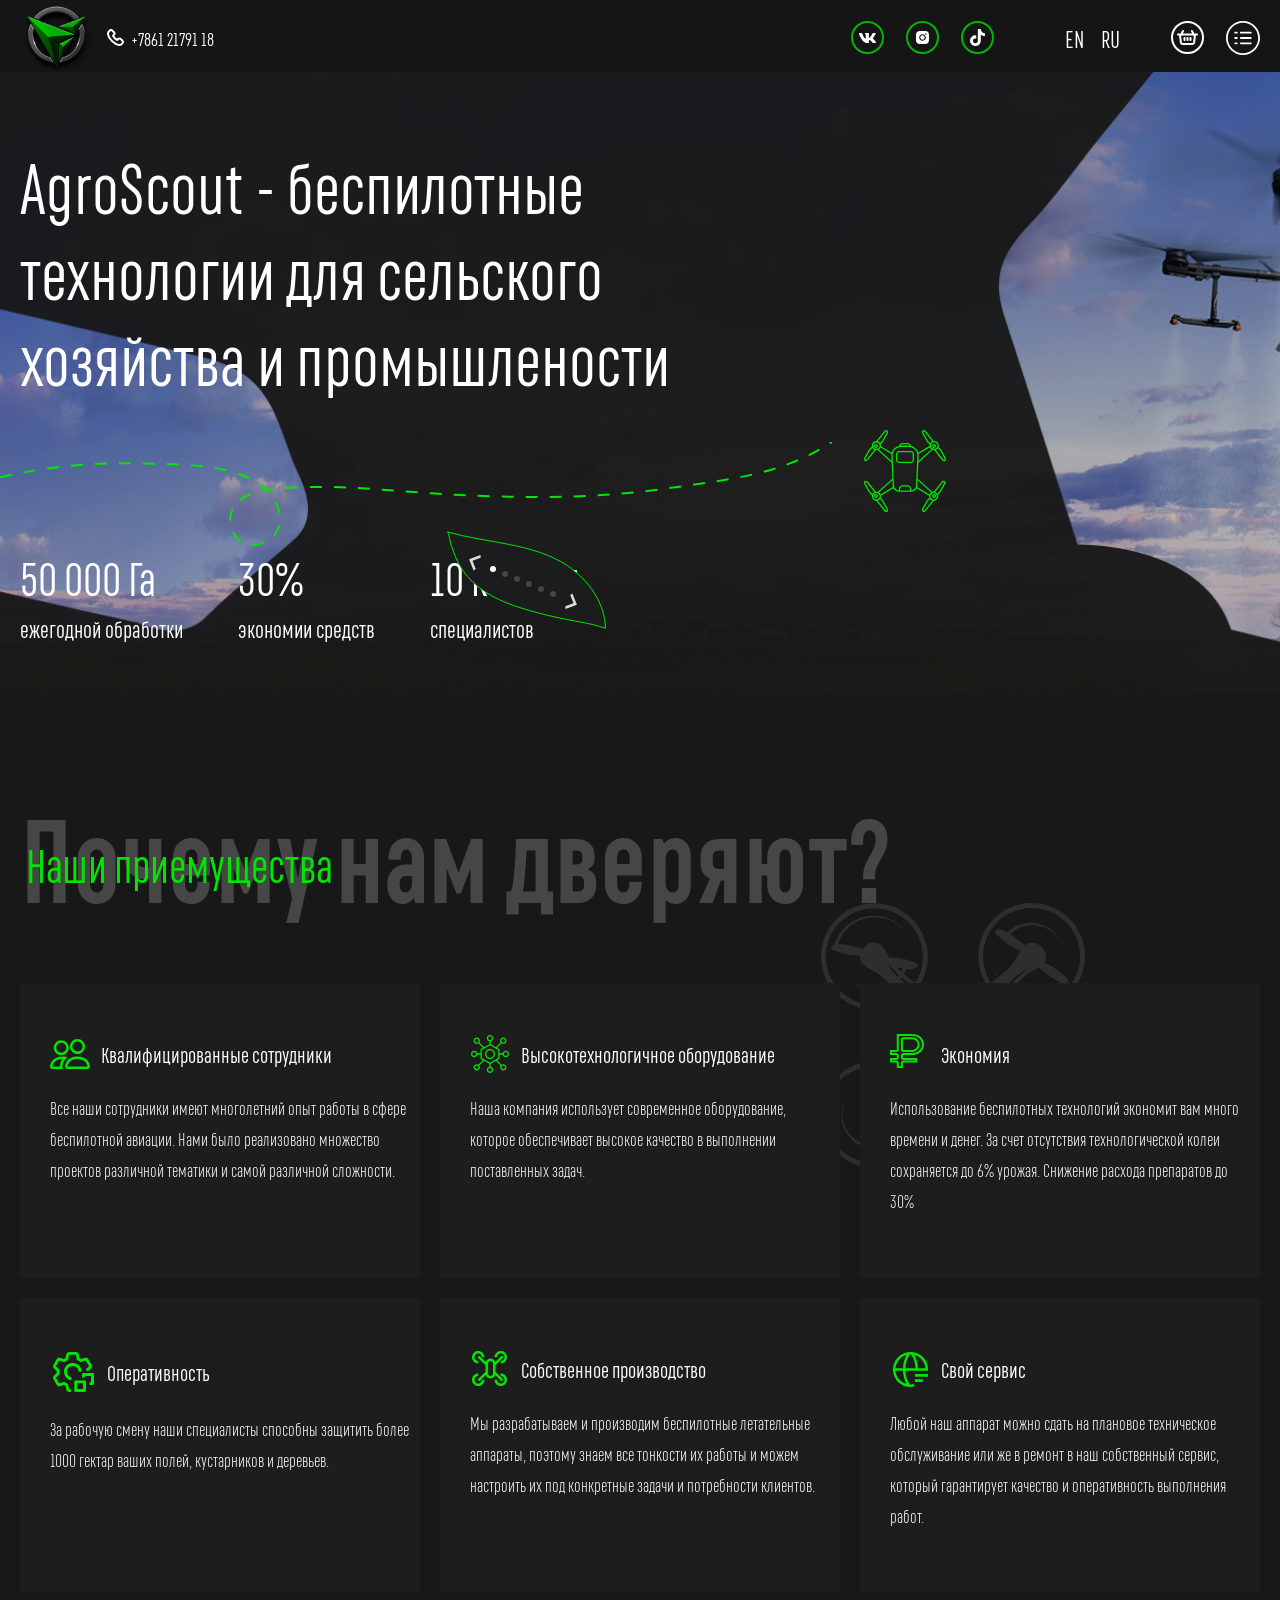
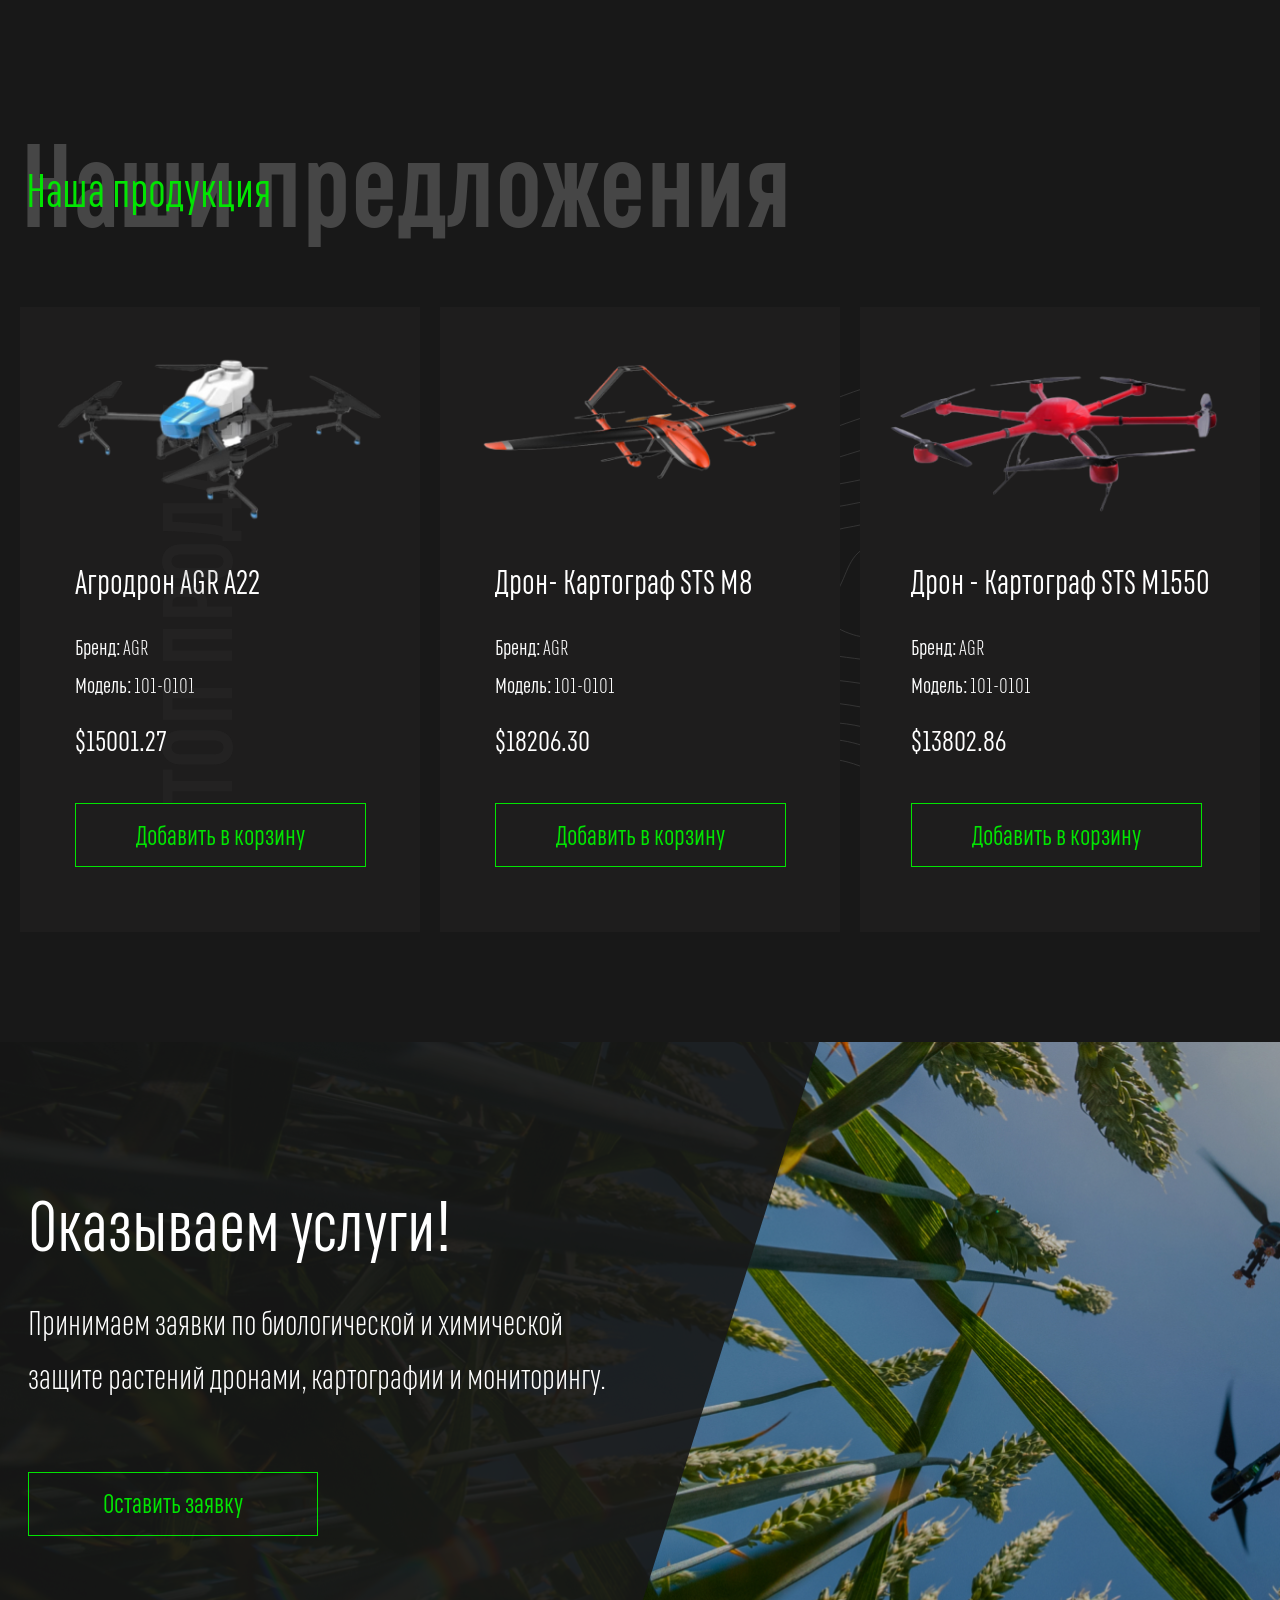
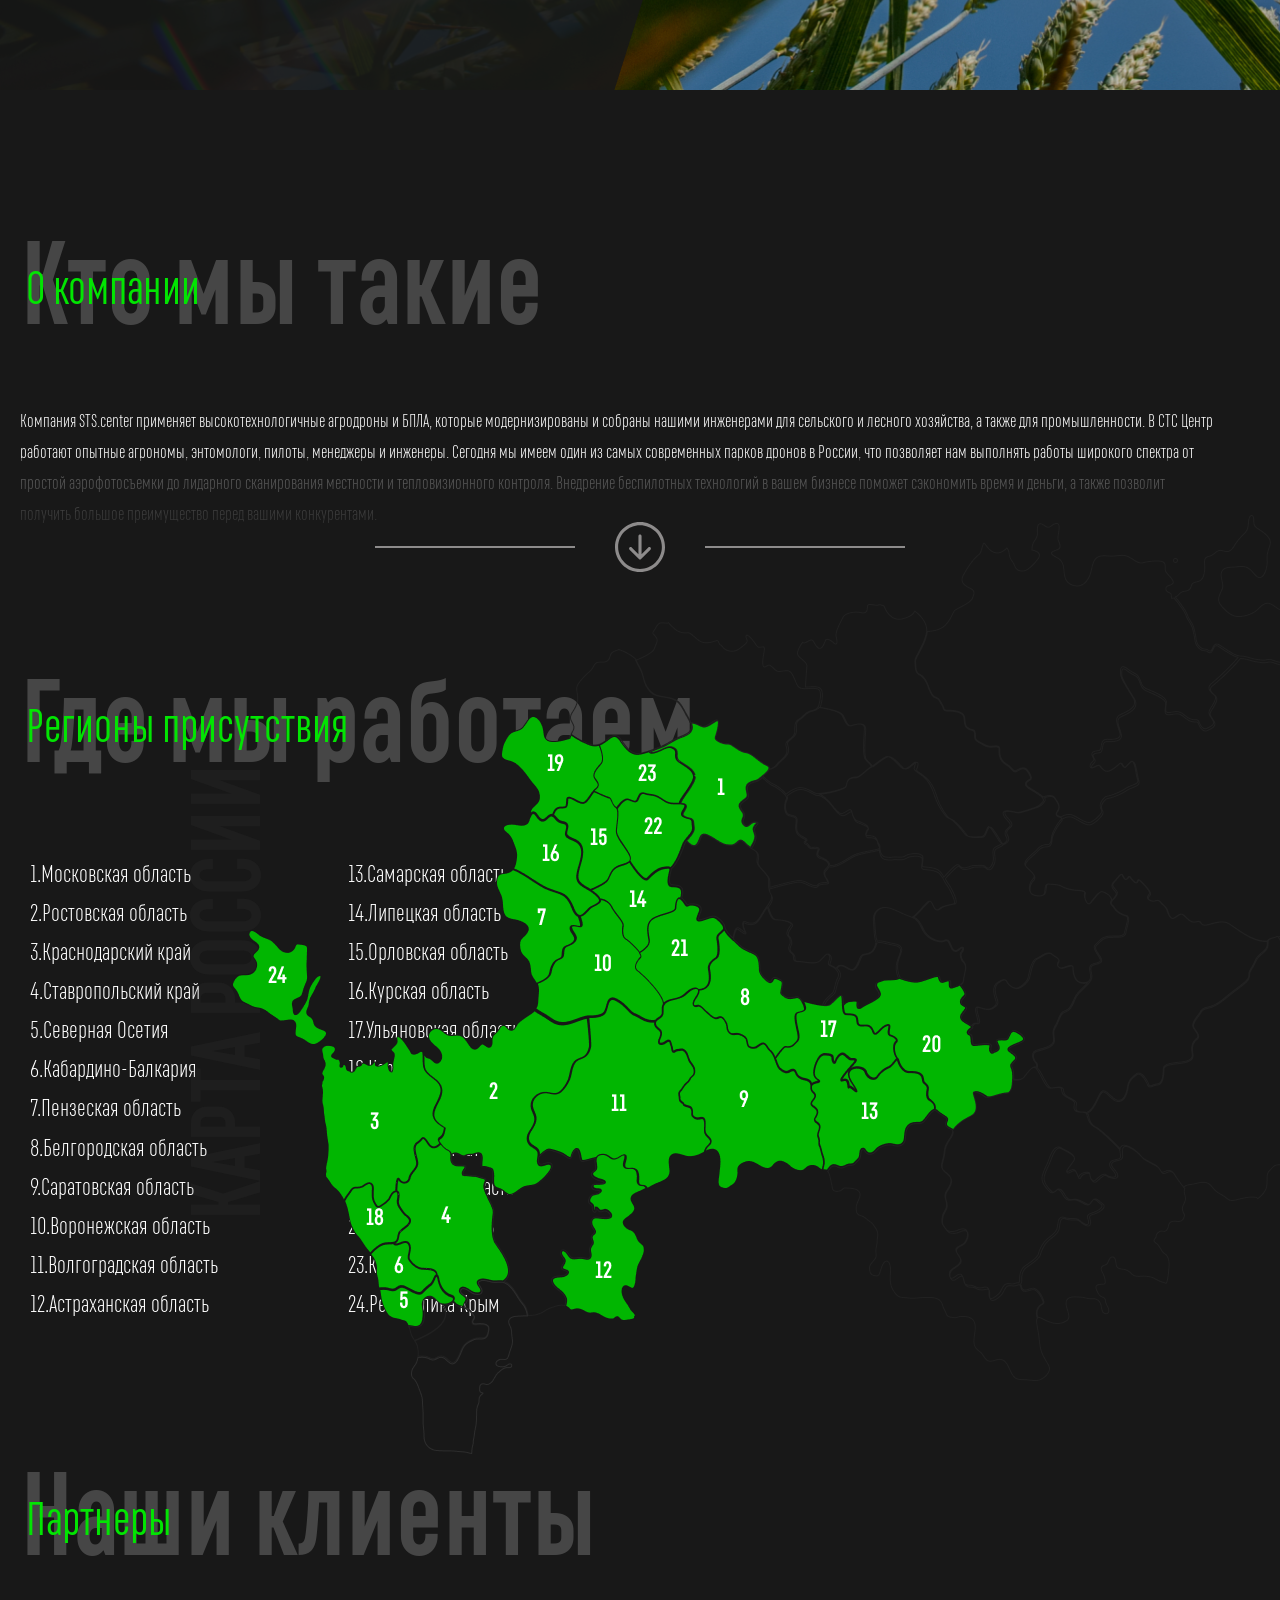
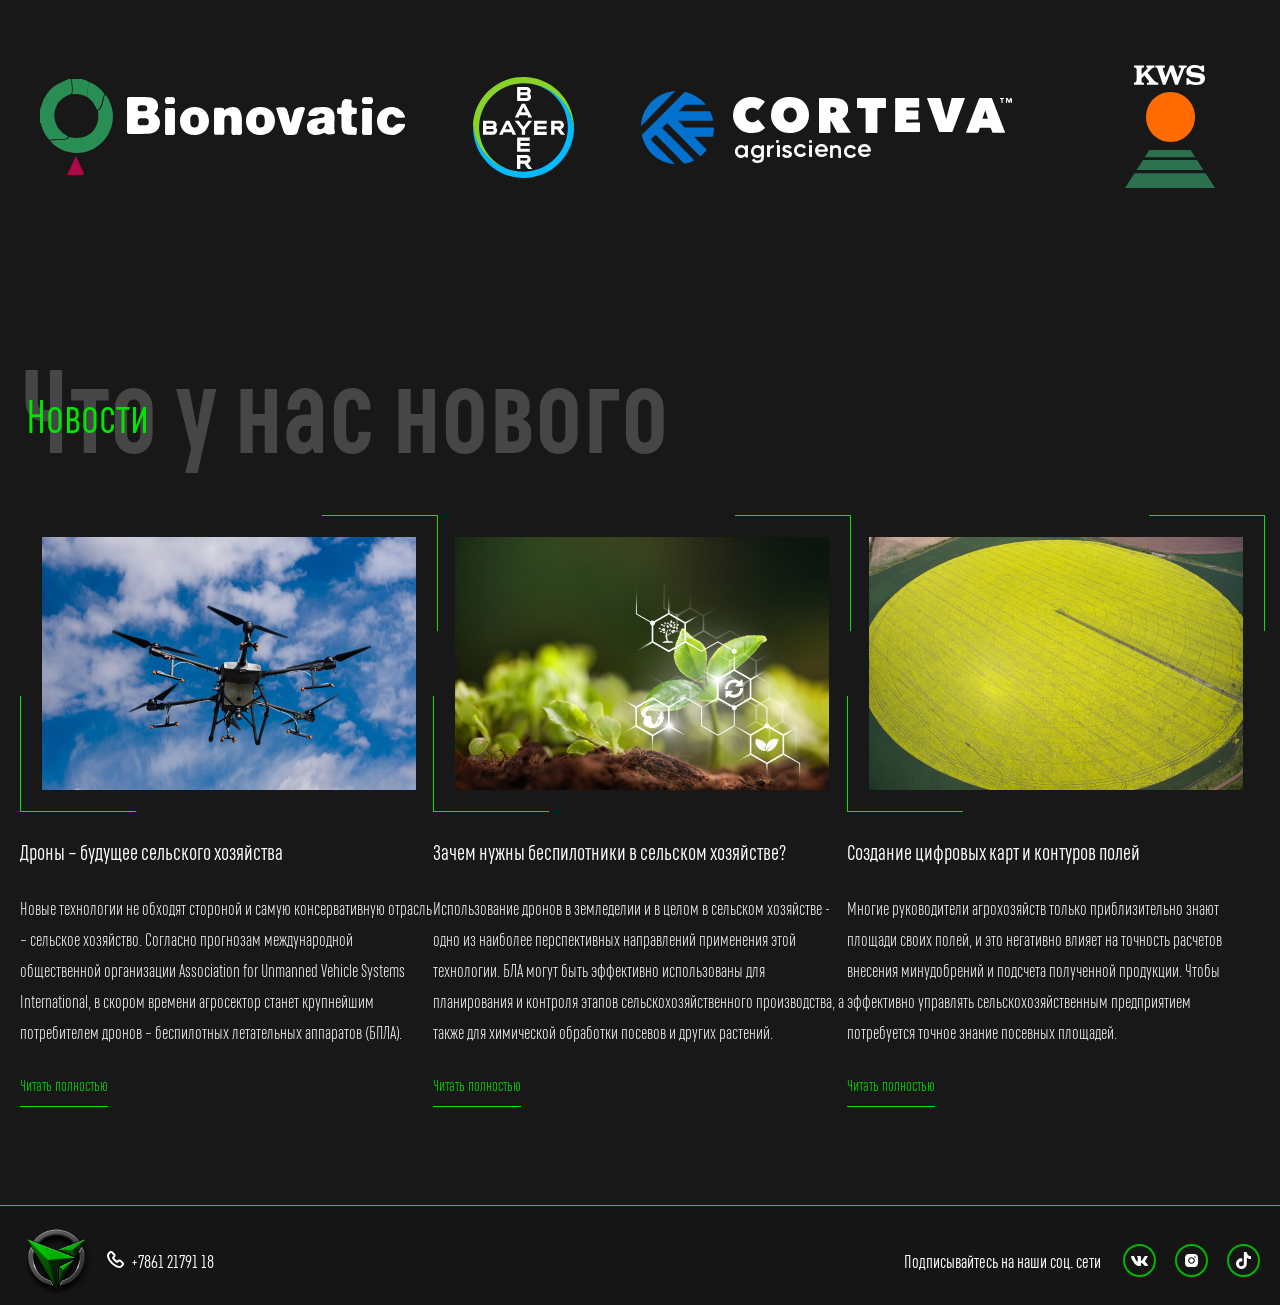
<file: index.html>
<!DOCTYPE html>
<html lang="en">
<head>
    <meta charset="UTF-8">
    <meta name="viewport" content="width=device-width, initial-scale=1.0">
    <title>Главная</title>
    <link rel="stylesheet" href="style/main.css">
    <meta name="description" content="AgroScout - беспилотные технологии для сельского хозяйства и промышлености">
    <meta name="keywords" content="Дроны, Магазин, Покупка, Беспилотники, Сельское, Хозяйство">
    <link rel="shortcut icon" href="img/logo.ico" type="image/x-icon">
    <link rel="icon" href="img/logo.ico" type="Image/x-icon">
</head>
<body>
    <header>
        <div class="container">
            <div class="header">
                <div class="header__left">
                    <a href="ento.html" class="logo"><img src="img/logo.svg" alt="logo"></a>
                    <a href="tel:+375290000000" class="tel"><img src="img/tel.svg" alt="tel">+7861 21791 18</a>
                </div>
                <div class="header__right">
                    <ul>
                        <li><a href="#"><img src="img/vk.svg" alt="vk"></a></li>
                        <li><a href="#"><img src="img/inst.svg" alt="inst"></a></li>
                        <li><a href="#"><img src="img/tt.svg" alt="tt"></a></li>
                    </ul>
                    <div class="langBar"><button>en</button><button>ru</button></div>
                    <div class="menu">
                        <button><img src="img/basket.svg" alt="basket"></button>
                        <button class="btnMenu" id="btnMenu">
                            <img src="img/menu.svg" alt="menu">
                            <div class="pages" id="btnPages">
                                <ul>
                                    <li><a href="index.html"><img src="img/mainImg.svg" alt="mainImg">Главная</a></li>
                                    <li><a href="ento.html"><img src="img/entoImg.svg" alt="entoImg">Энтомофаги</a></li>
                                    <li><a href="opr.html"><img src="img/oprImg.svg" alt="oprImg">Опрыскивание</a></li>
                                    <li><a href="mon.html"><img src="img/mapImg.svg" alt="mapImg">Картография и мониторинг</a></li>
                                    <li><a href="cat.html"><img src="img/prodImg.svg" alt="prodImg">Каталог продукции</a></li>
                                    <li><a href="news.html"><img src="img/newsImg.svg" alt="newsImg">Новости</a></li>
                                    <li><a href="about.html"><img src="img/aboutImg.svg" alt="aboutImg">О компании</a></li>
                                    <li><a href="#"><img src="img/conImg.svg" alt="conImg">Контакты</a></li>
                                </ul>
                                <div class="line"></div>
                                <div class="media">
                                    <a href="#"><img src="img/whatsApp.svg" alt="whatsApp"></a>
                                    <a href="#"><img src="img/tgWhite.svg" alt="tgWhite"></a>
                                    <a href="#"><img src="img/weChat.svg" alt="weChat"></a>
                                </div>
                            </div>
                        </button>
                        <buttpn class="phone"><img src="img/phone.svg" alt="phone"></buttpn>
                    </div>
                </div>
            </div>
        </div>
    </header>
    <section class="main index" id="main">
        <div class="container">
            <h1>AgroScout - беспилотные технологии для сельского хозяйства и промышлености</h1>
            <div class="lines">
                <img src="img/lineAr.svg" alt="lineAr">
                <img src="img/droneGr.svg" alt="droneGr" class="lines__drone">
            </div>
            <div class="plush">
                <div class="plush__content">
                    <div class="plushBg">
                        <img src="img/plush.svg" alt="plush">
                    </div>
                    <div class="textSlide">
                        <button id="arrowBgLeft">
                            <img src="img/arrow.svg" alt="arrow">
                        </button>
                            <ul class="points" id="pointsMain">
                                <li class="active" id="pointBg"></li>
                                <li id="pointBg"></li>
                                <li id="pointBg"></li>
                                <li id="pointBg"></li>
                                <li id="pointBg"></li>
                                <li id="pointBg"></li>
                            </ul>
                            <button id="arrowBgRight">
                                <img src="img/arrow.svg" alt="arrow">
                            </button>
                </div>
                </div>
            </div>
            <ul class="adv">
                <li><span>50 000 Га</span>ежегодной обработки</li>
                <li><span>30% </span>экономии средств</li>
                <li><span>10 команд</span> специалистов</li>
            </ul>
        </div>
    </section>
    <section class="advan">
        <div class="container">
            <h2 class="title">
                Почему нам дверяют?
                <span>Наши приемущества </span>
            </h2>
            <div class="droneGray">
                <img src="img/droneGray.svg" alt="droneGray">
            </div>
            <div class="block">
                <div class="block__item">
                    <h3><img src="img/people.svg" alt="people">Квалифицированные сотрудники</h3>
                    <p>Все наши сотрудники имеют многолетний опыт работы в сфере беспилотной авиации. Нами было реализовано множество проектов различной тематики и самой различной сложности.   </p>
                </div>
                <div class="block__item">
                    <h3><img src="img/tech.svg" alt="tech">Высокотехнологичное оборудование</h3>
                    <p>Наша компания использует современное оборудование, которое обеспечивает высокое качество в выполнении поставленных задач. </p>
                </div>
                <div class="block__item">
                    <h3><img src="img/save.svg" alt="save">Экономия</h3>
                    <p>Использование беспилотных технологий экономит вам много времени и денег. За счет отсутствия технологической колеи сохраняется до 6% урожая. Снижение расхода препаратов до 30%</p>
                </div>
                <div class="block__item">
                    <h3><img src="img/set.svg" alt="set">Оперативность</h3>
                    <p>За рабочую смену наши специалисты способны защитить более 1000 гектар ваших полей, кустарников и деревьев.</p>
                </div>
                <div class="block__item">
                    <h3><img src="img/droneIc.svg" alt="droneIc">Собственное производство </h3>
                    <p>Мы разрабатываем и производим беспилотные летательные аппараты, поэтому знаем все тонкости их работы и можем настроить их под конкретные задачи и потребности клиентов.</p>
                </div>
                <div class="block__item">
                    <h3><img src="img/world.svg" alt="world">Свой сервис</h3>
                    <p>Любой наш аппарат можно сдать на плановое техническое обслуживание или же в ремонт в наш собственный сервис, который гарантирует качество и оперативность выполнения работ.  </p>
                </div>
            </div>
            <div class="pointsBar">
                <div class="point active"></div>
                <div class="point"></div>
                <div class="point"></div>
                <div class="point"></div>
                <div class="point"></div>
                <div class="point"></div> 
            </div>
        </div>
    </section>
    <section class="product">
        <div class="container">
            <h2 class="title">Наши предложения<span>Наша продукция</span></h2>
            <div class="bgLine">
                <img src="img/bgLine.svg" alt="bgLine">
            </div>
            <p class="backText">
                топ продаж
            </p>
            <div class="blHide">
                <div class="block" id="droneBlock">
                    <div class="block__item">
                        <img src="img/AGR22.png" alt="AGR22">
                        <div class="text">
                            <h3>Агродрон AGR A22</h3>
                            <ul>
                                <li>Бренд: <span>AGR</span></li>
                                <li>Модель: <span>101-0101</span></li>
                            </ul>
                            <p>$15001.27</p>
                            <button>Добавить в корзину</button>
                        </div>
                    </div>
                    <div class="block__item">
                        <img src="img/STS8.png" alt="STS8">
                        <div class="text">
                            <h3>Дрон- Картограф STS M8</h3>
                            <ul>
                                <li>Бренд: <span>AGR</span></li>
                                <li>Модель: <span>101-0101</span></li>
                            </ul>
                            <p>$18206.30</p>
                            <button>Добавить в корзину</button>
                        </div>
                    </div>
                    <div class="block__item">
                        <img src="img/STS1550.png" alt="STS1550">
                        <div class="text">
                            <h3>Дрон - Картограф STS M1550</h3>
                            <ul>
                                <li>Бренд: <span>AGR</span></li>
                                <li>Модель: <span>101-0101</span></li>
                            </ul>
                            <p>$13802.86</p>
                            <button>Добавить в корзину</button>
                        </div>
                    </div>
                </div>
            </div>

        </div>
    </section>
    <section class="serv">
        <div class="container">
            <div class="text">
                <h2>Оказываем услуги!</h2>
                <p>Принимаем заявки по биологической и химической защите растений дронами, картографии и мониторингу.</p>
                <button>Оставить заявку</button>
            </div>
        </div>
    </section>
    <section class="textV about">
        <div class="container">
            <h2 class="title">Кто мы такие<span>О компании</span></h2>
            <div class="textTran">
                <p>Компания STS.center применяет высокотехнологичные агродроны и БПЛА, которые модернизированы и собраны нашими инженерами для сельского и лесного хозяйства, а также для промышленности. В СТС Центр работают опытные агрономы, энтомологи, пилоты, менеджеры и инженеры. Сегодня мы имеем один из самых современных парков дронов в России, что позволяет нам выполнять работы широкого спектра от простой аэрофотосъемки до лидарного сканирования местности и тепловизионного контроля. Внедрение беспилотных технологий в вашем бизнесе поможет сэкономить время и деньги, а также позволит получить большое преимущество перед вашими конкурентами.</p>
                <div class="blockView">
                    <div class="dark" id="darkArr"></div>
                    <div class="arr" id="arr">
                        <div class="line"></div>
                        <button><img src="img/arrowBtn.svg" alt="arrowBtn"></button>
                        <div class="line"></div>
                    </div>
                </div>
            </div>
        </div>
    </section>
    <section class="map">
        <div class="container">
            <h2 class="title">Где мы работаем<span>Регионы присутствия</span></h2>
            <p class="backText">
                карта россии
            </p>
            <div class="block">
                <ul>
                    <li>Московская область</li>
                    <li>Ростовская область</li>
                    <li>Краснодарский край</li>
                    <li>Ставропольский край</li>
                    <li>Северная Осетия</li>
                    <li>Кабардино-Балкария</li>
                    <li>Пензеская область</li>
                    <li>Белгородская область</li>
                    <li>Саратовская область</li>
                    <li>Воронежская область</li>
                    <li>Волгоградская область</li>
                    <li>Астраханская область</li>
                    <li>Самарская область</li>
                    <li>Липецкая область</li>
                    <li>Орловская область</li>
                    <li>Курская область</li>
                    <li>Ульяновская область</li>
                    <li>Карачаево-Черкессия</li>
                    <li>Брянская область</li>
                    <li>Республика Татарстан</li>
                    <li>Тамбовская область</li>
                    <li>Тульская область</li>
                    <li>Калужская область</li>
                    <li>Республика Крым</li>
                </ul>
            </div>
            <div class="mapImg">
                <img src="img/map.png" alt="map">
                <img src="img/map320.png" alt="map320">
            </div>
        </div>
    </section>
    <section class="par">
        <div class="container">
            <h2 class="title">Наши клиенты <span>Партнеры</span></h2>
            <div class="block"><a href="#"><img src="img/bio.svg" alt="bio"></a><a href="#"><img src="img/bay.svg" alt="bay"></a><a href="#"><img src="img/cort.svg" alt="cort"></a><a href="#"><img src="img/kws.svg" alt="kws"></a></div>
        </div>
    </section>
    <section class="news">
        <div class="container">
            <h2 class="title">Что у нас нового<span>Новости</span></h2>
            <div class="block">
                <div class="item">
                    <div class="new">
                        <img src="img/newFirst.jpg" alt="newFirst">
                    </div>
                    <h3>Дроны – будущее сельского хозяйства</h3>
                    <p>Новые технологии не обходят стороной и самую консервативную отрасль – сельское хозяйство. Согласно прогнозам международной общественной организации Association for Unmanned Vehicle Systems International, в скором времени агросектор станет крупнейшим потребителем дронов – беспилотных летательных аппаратов (БПЛА).</p>
                    <a href="#">Читать полностью</a>
                </div>
                <div class="item">
                    <div class="new">
                        <img src="img/newSecond.jpg" alt="newSecond">
                    </div>
                    <h3>Зачем нужны беспилотники в сельском хозяйстве?</h3>
                    <p>Использование дронов в земледелии и в целом в сельском хозяйстве - одно из наиболее перспективных направлений применения этой технологии. БЛА могут быть эффективно использованы для планирования и контроля этапов сельскохозяйственного производства, а также для химической обработки посевов и других растений. </p>
                    <a href="#">Читать полностью</a>
                </div>
                <div class="item">
                    <div class="new">
                        <img src="img/newThird.jpg" alt="newThird">
                    </div>
                    <h3>Создание цифровых карт и контуров полей</h3>
                    <p>Многие руководители агрохозяйств только приблизительно знают площади своих полей, и это негативно влияет на точность расчетов внесения минудобрений и подсчета полученной продукции. Чтобы эффективно управлять сельскохозяйственным предприятием потребуется точное знание посевных площадей.</p>
                    <a href="#">Читать полностью</a>
                </div>
            </div>
            <div class="points">
                <div class="point active"></div>
                <div class="point"></div>
                <div class="point"></div>
            </div>
        </div>
    </section>
    <footer>
        <div class="container">
            <div class="footer">
                <div class="footer__left">
                    <a href="index.html" class="logo"><img src="img/logo.svg" alt="logo"></a>
                    <a href="tel:+37529000000" class="tel"><img src="img/tel.svg" alt="tel">+7861 21791 18</a>
                </div>
                <div class="footer__right">
                    <p>Подписывайтесь на наши соц. сети</p>
                    <ul>
                        <li><a href="#"><img src="img/vk.svg" alt="vk"></a></li>
                        <li><a href="#"><img src="img/inst.svg" alt="inst"></a></li>
                        <li><a href="#"><img src="img/tt.svg" alt="tt"></a></li>
                    </ul>
                </div>
            </div>
        </div>
    </footer>
    <script src="scripts/script.js"></script>
</body>
</html>
</file>
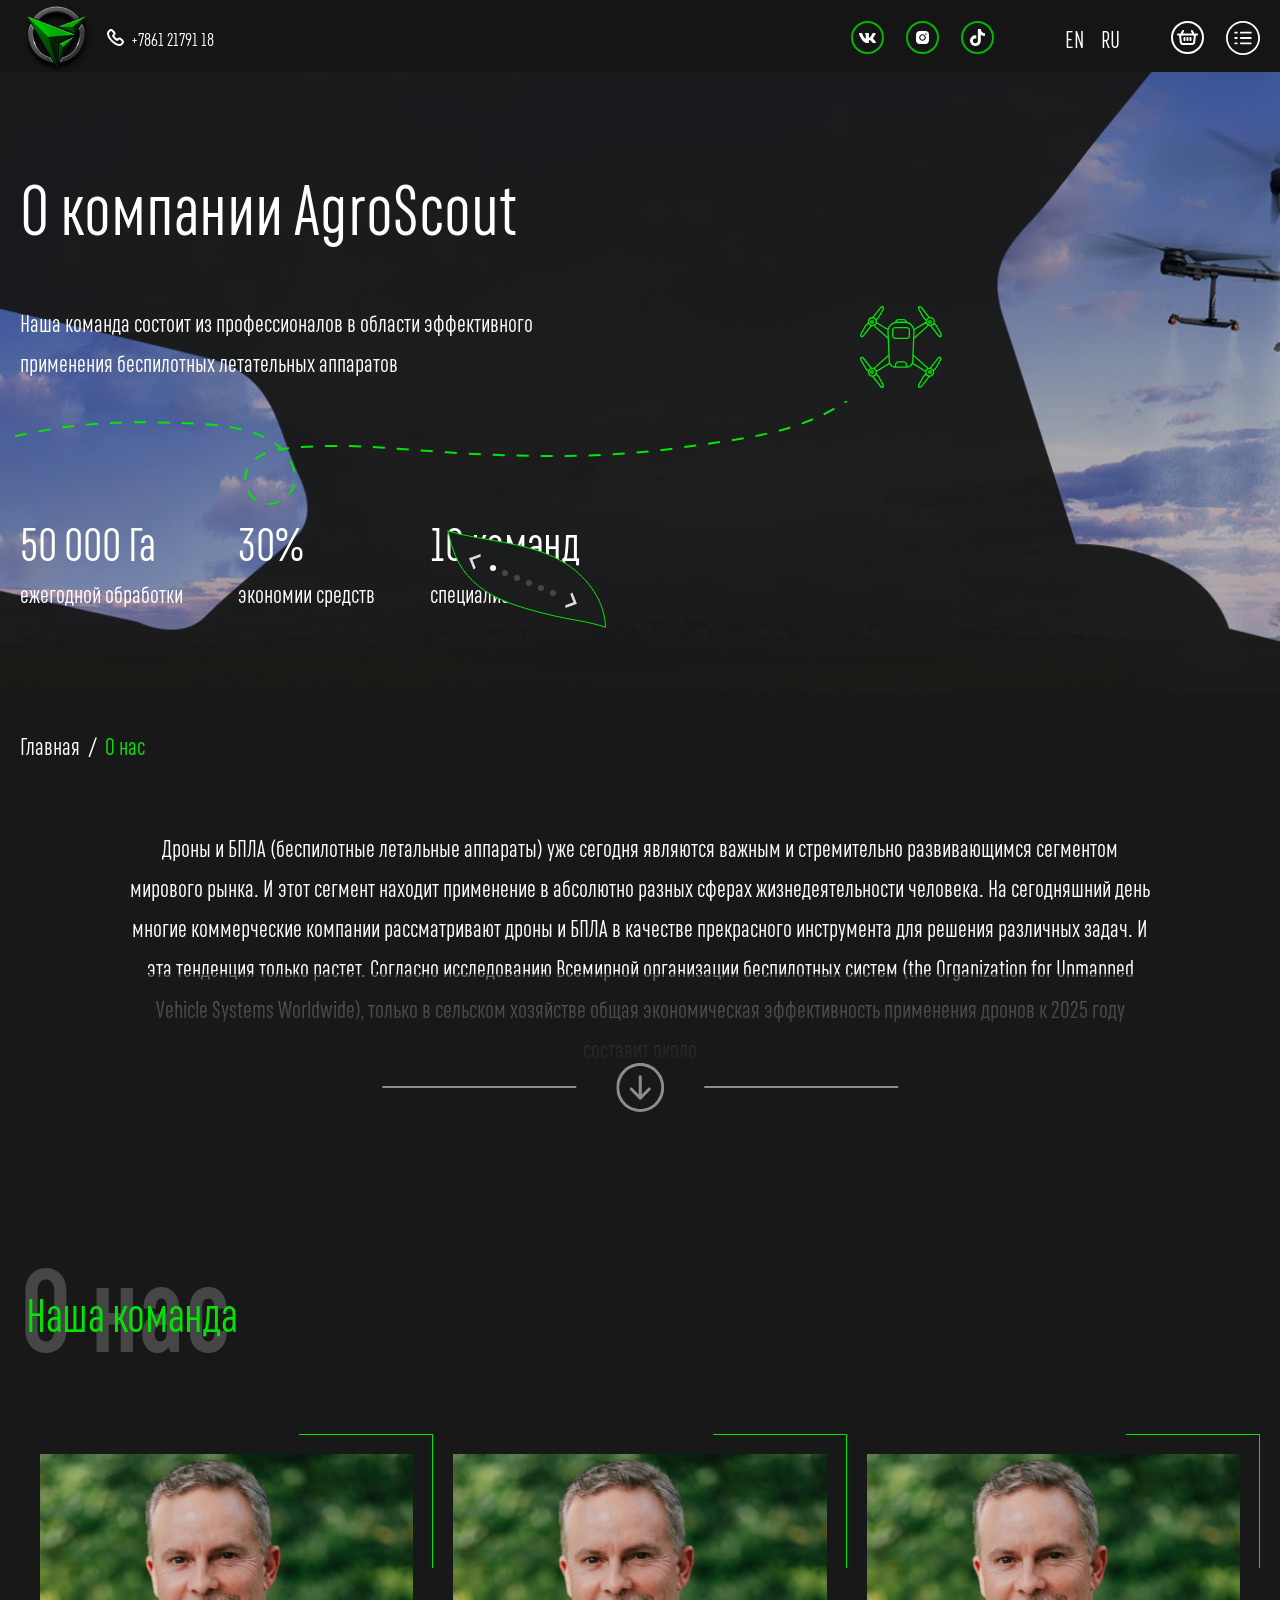
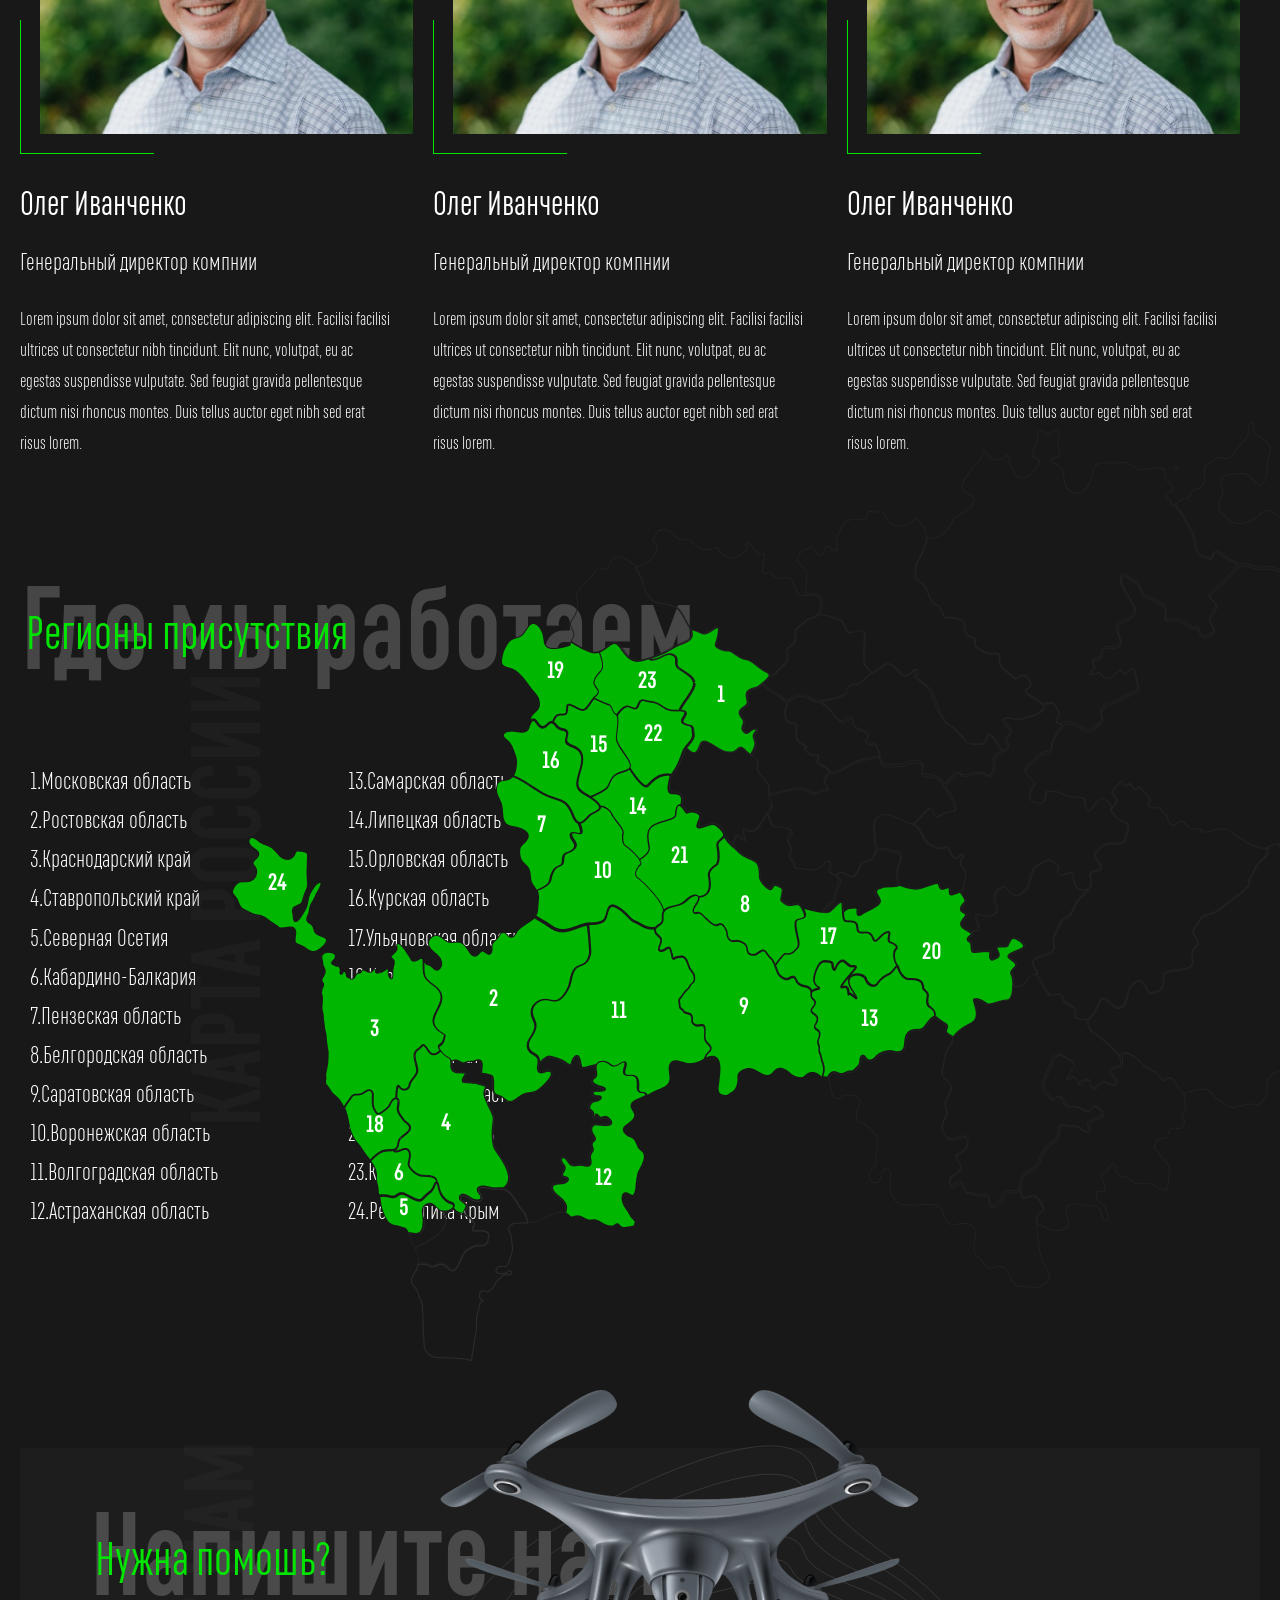
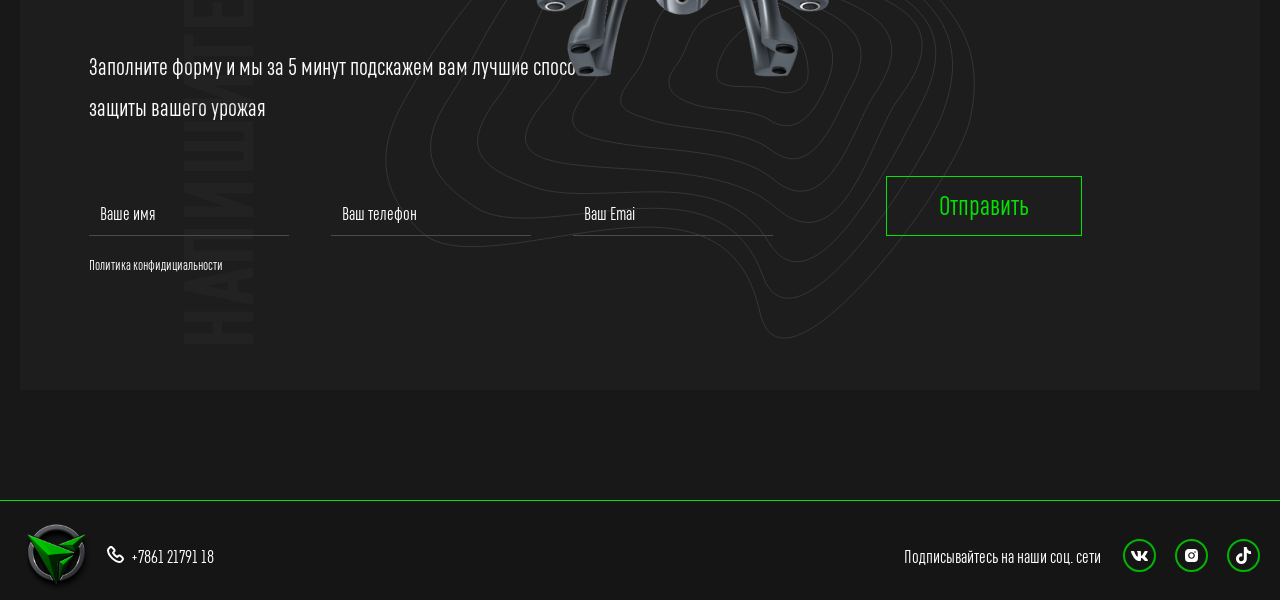
<file: about.html>
<!DOCTYPE html>
<html lang="en">
<head>
    <meta charset="UTF-8">
    <meta name="viewport" content="width=device-width, initial-scale=1.0">
    <title>О нас</title>
    <link rel="stylesheet" href="style/main.css">
    <meta name="description" content="AgroScout - беспилотные технологии для сельского хозяйства и промышлености">
    <meta name="keywords" content="Дроны, Магазин, Покупка, Беспилотники, Сельское, Хозяйство">
    <link rel="shortcut icon" href="img/logo.ico" type="image/x-icon">
    <link rel="icon" href="img/logo.ico" type="Image/x-icon">
</head>
<body>
    <header>
        <div class="container">
            <div class="header">
                <div class="header__left">
                    <a href="index.html" class="logo"><img src="img/logo.svg" alt="logo"></a>
                    <a href="tel:+375290000000" class="tel"><img src="img/tel.svg" alt="tel">+7861 21791 18</a>
                </div>
                <div class="header__right">
                    <ul>
                        <li><a href="#"><img src="img/vk.svg" alt="vk"></a></li>
                        <li><a href="#"><img src="img/inst.svg" alt="inst"></a></li>
                        <li><a href="#"><img src="img/tt.svg" alt="tt"></a></li>
                    </ul>
                    <div class="langBar"><button>en</button><button>ru</button></div>
                    <div class="menu">
                        <button><img src="img/basket.svg" alt="basket"></button>
                        <button class="btnMenu" id="btnMenu">
                            <img src="img/menu.svg" alt="menu">
                            <div class="pages" id="btnPages">
                                <ul>
                                    <li><a href="index.html"><img src="img/mainImg.svg" alt="mainImg">Главная</a></li>
                                    <li><a href="ento.html"><img src="img/entoImg.svg" alt="entoImg">Энтомофаги</a></li>
                                    <li><a href="opr.html"><img src="img/oprImg.svg" alt="oprImg">Опрыскивание</a></li>
                                    <li><a href="mon.html"><img src="img/mapImg.svg" alt="mapImg">Картография и мониторинг</a></li>
                                    <li><a href="cat.html"><img src="img/prodImg.svg" alt="prodImg">Каталог продукции</a></li>
                                    <li><a href="news.html"><img src="img/newsImg.svg" alt="newsImg">Новости</a></li>
                                    <li><a href="about.html"><img src="img/aboutImg.svg" alt="aboutImg">О компании</a></li>
                                    <li><a href="#"><img src="img/conImg.svg" alt="conImg">Контакты</a></li>
                                </ul>
                                <div class="line"></div>
                                <div class="media">
                                    <a href="#"><img src="img/whatsApp.svg" alt="whatsApp"></a>
                                    <a href="#"><img src="img/tgWhite.svg" alt="tgWhite"></a>
                                    <a href="#"><img src="img/weChat.svg" alt="weChat"></a>
                                </div>
                            </div>
                        </button>
                        <buttpn class="phone"><img src="img/phone.svg" alt="phone"></buttpn>
                    </div>
                </div>
            </div>
        </div>
    </header>
    <section class="company main">
        <div class="container">
            <div class="plush">
                <div class="plush__content">
                    <div class="plushBg">
                        <img src="img/plush.svg" alt="plush">
                    </div>
                    <div class="textSlide">
                        <button id="arrowBgLeft">
                            <img src="img/arrow.svg" alt="arrow">
                        </button>
                            <ul class="points" id="pointsMain">
                                <li class="active" id="pointBg"></li>
                                <li id="pointBg"></li>
                                <li id="pointBg"></li>
                                <li id="pointBg"></li>
                                <li id="pointBg"></li>
                                <li id="pointBg"></li>
                            </ul>
                            <button id="arrowBgRight">
                                <img src="img/arrow.svg" alt="arrow">
                            </button>
                </div>
                </div>
            </div>
            <div class="company__text">
                <h1>О компании AgroScout </h1>
                <p>Наша команда состоит из профессионалов в области эффективного применения беспилотных летательных аппаратов </p>
                <ul>
                    <li><span>50 000 Га</span>ежегодной обработки</li>
                    <li><span>30% </span>экономии средств</li>
                    <li><span>10 команд</span> специалистов</li>
                </ul>

                <div class="lines">
                    <img src="img/lineAr.svg" alt="lineAr">
                    <img src="img/droneGr.svg" alt="droneGr" class="lines__drone">
                </div>
            </div>
        </div>
    </section>
    <section class="bread companyBread">
        <div class="container">
            <ul>
                <li><a href="index.html">Главная</a></li>
                /
                <li class="active"><a href="ento.html">О  нас </a></li>
            </ul>
        </div>
    </section>
    <section class="textV vCompany">
        <div class="container">
            <div class="textTran">
                <p>Дроны и БПЛА (беспилотные летальные аппараты) уже сегодня являются важным и стремительно развивающимся сегментом мирового рынка. И этот сегмент находит применение в абсолютно разных сферах жизнедеятельности человека. На сегодняшний день многие коммерческие компании рассматривают дроны и БПЛА в качестве прекрасного инструмента для решения различных задач. И эта тенденция только растет. Согласно исследованию Всемирной организации беспилотных систем (the Organization for Unmanned Vehicle Systems Worldwide),  только в сельском хозяйстве общая экономическая эффективность применения дронов к 2025 году составит около </p>
                <div class="blockView">
                    <div class="dark" id="darkArr"></div>
                    <div class="arr" id="arr">
                        <div class="line"></div>
                        <button><img src="img/arrowBtn.svg" alt="arrowBtn"></button>
                        <div class="line"></div>
                    </div>
                </div>
            </div>
        </div>
    </section>
    <section class="team">
        <div class="container">
            <h2 class="title">О нас<span>Наша команда</span></h2>
            <div class="team__block">
                <div class="item">
                    <div class="img">
                        <img src="img/people.jpg" alt="people">
                    </div>
                    <div class="text">
                        <h3>Олег Иванченко </h3>
                        <span>Генеральный директор компнии</span>
                        <p>Lorem ipsum dolor sit amet, consectetur adipiscing elit. Facilisi facilisi ultrices ut consectetur nibh tincidunt. Elit nunc, volutpat, eu ac egestas suspendisse vulputate. Sed feugiat gravida pellentesque dictum nisi rhoncus montes. Duis tellus auctor eget nibh sed erat risus lorem.</p>
                    </div>
                </div>
                <div class="item">
                    <div class="img">
                        <img src="img/people.jpg" alt="people">
                    </div>
                    <div class="text">
                        <h3>Олег Иванченко </h3>
                        <span>Генеральный директор компнии</span>
                        <p>Lorem ipsum dolor sit amet, consectetur adipiscing elit. Facilisi facilisi ultrices ut consectetur nibh tincidunt. Elit nunc, volutpat, eu ac egestas suspendisse vulputate. Sed feugiat gravida pellentesque dictum nisi rhoncus montes. Duis tellus auctor eget nibh sed erat risus lorem.</p>
                    </div>
                </div>
                <div class="item">
                    <div class="img">
                        <img src="img/people.jpg" alt="people">
                    </div>
                    <div class="text">
                        <h3>Олег Иванченко </h3>
                        <span>Генеральный директор компнии</span>
                        <p>Lorem ipsum dolor sit amet, consectetur adipiscing elit. Facilisi facilisi ultrices ut consectetur nibh tincidunt. Elit nunc, volutpat, eu ac egestas suspendisse vulputate. Sed feugiat gravida pellentesque dictum nisi rhoncus montes. Duis tellus auctor eget nibh sed erat risus lorem.</p>
                    </div>
                </div>
            </div>
            <div class="pointsBar">
                <div class="point active"></div>
                <div class="point"></div>
                <div class="point"></div>
            </div>
        </div>
    </section>
    <section class="map">
        <div class="container">
            <h2 class="title">Где мы работаем<span>Регионы присутствия</span></h2>
            <p class="backText">
                карта россии
            </p>
            <div class="block">
                <ul>
                    <li>Московская область</li>
                    <li>Ростовская область</li>
                    <li>Краснодарский край</li>
                    <li>Ставропольский край</li>
                    <li>Северная Осетия</li>
                    <li>Кабардино-Балкария</li>
                    <li>Пензеская область</li>
                    <li>Белгородская область</li>
                    <li>Саратовская область</li>
                    <li>Воронежская область</li>
                    <li>Волгоградская область</li>
                    <li>Астраханская область</li>
                    <li>Самарская область</li>
                    <li>Липецкая область</li>
                    <li>Орловская область</li>
                    <li>Курская область</li>
                    <li>Ульяновская область</li>
                    <li>Карачаево-Черкессия</li>
                    <li>Брянская область</li>
                    <li>Республика Татарстан</li>
                    <li>Тамбовская область</li>
                    <li>Тульская область</li>
                    <li>Калужская область</li>
                    <li>Республика Крым</li>
                </ul>
            </div>
            <div class="mapImg">
                <img src="img/map.png" alt="map">
                <img src="img/map320.png" alt="map320">
            </div>
        </div>
    </section>
    <section class="email emailText">
        <div class="container">
            <div class="email__block">
                <h2 class="title">
                    Напишите нам
                    <span>Нужна помошь?</span>
                </h2>
                <p>Заполните форму  и мы за 5 минут подскажем вам лучшие способы защиты вашего урожая </p>
                <form>
                    <div class="inputs">
                        <div class="input">
                            <input type="text" id="text" placeholder="" autocomplete="off">
                            <label for="text">Ваше имя </label>
                        </div>
                        <div class="input">
                        <input type="tel" id="telephone" placeholder="" autocomplete="off">
                        <label for="telephone">Ваш телефон</label>
                        </div>
                        <div class="input">
                        <input type="email" id="mail" placeholder="">
                        <label for="mail">Ваш Emai</label>
                        </div>
                    </div>
                    <button>Отправить</button>
                </form>
                <a href="#">Политика конфидициальности</a>
            </div>
            <div class="bgLine">
                <img src="img/bgLine.svg" alt="bgLine">
            </div>
            <div class="grDr">
                <img src="img/grDr.png" alt="grDr">
            </div>
            <p class="backText emailText__textBack">
                напишите нам
            </p>
        </div>
    </section>
    <footer>
        <div class="container">
            <div class="footer">
                <div class="footer__left">
                    <a href="index.html" class="logo"><img src="img/logo.svg" alt="logo"></a>
                    <a href="tel:+37529000000" class="tel"><img src="img/tel.svg" alt="tel">+7861 21791 18</a>
                </div>
                <div class="footer__right">
                    <p>Подписывайтесь на наши соц. сети</p>
                    <ul>
                        <li><a href="#"><img src="img/vk.svg" alt="vk"></a></li>
                        <li><a href="#"><img src="img/inst.svg" alt="inst"></a></li>
                        <li><a href="#"><img src="img/tt.svg" alt="tt"></a></li>
                    </ul>
                </div>
            </div>
        </div>
    </footer>
    <script src="scripts/script.js"></script>
</body>
</html>
</file>
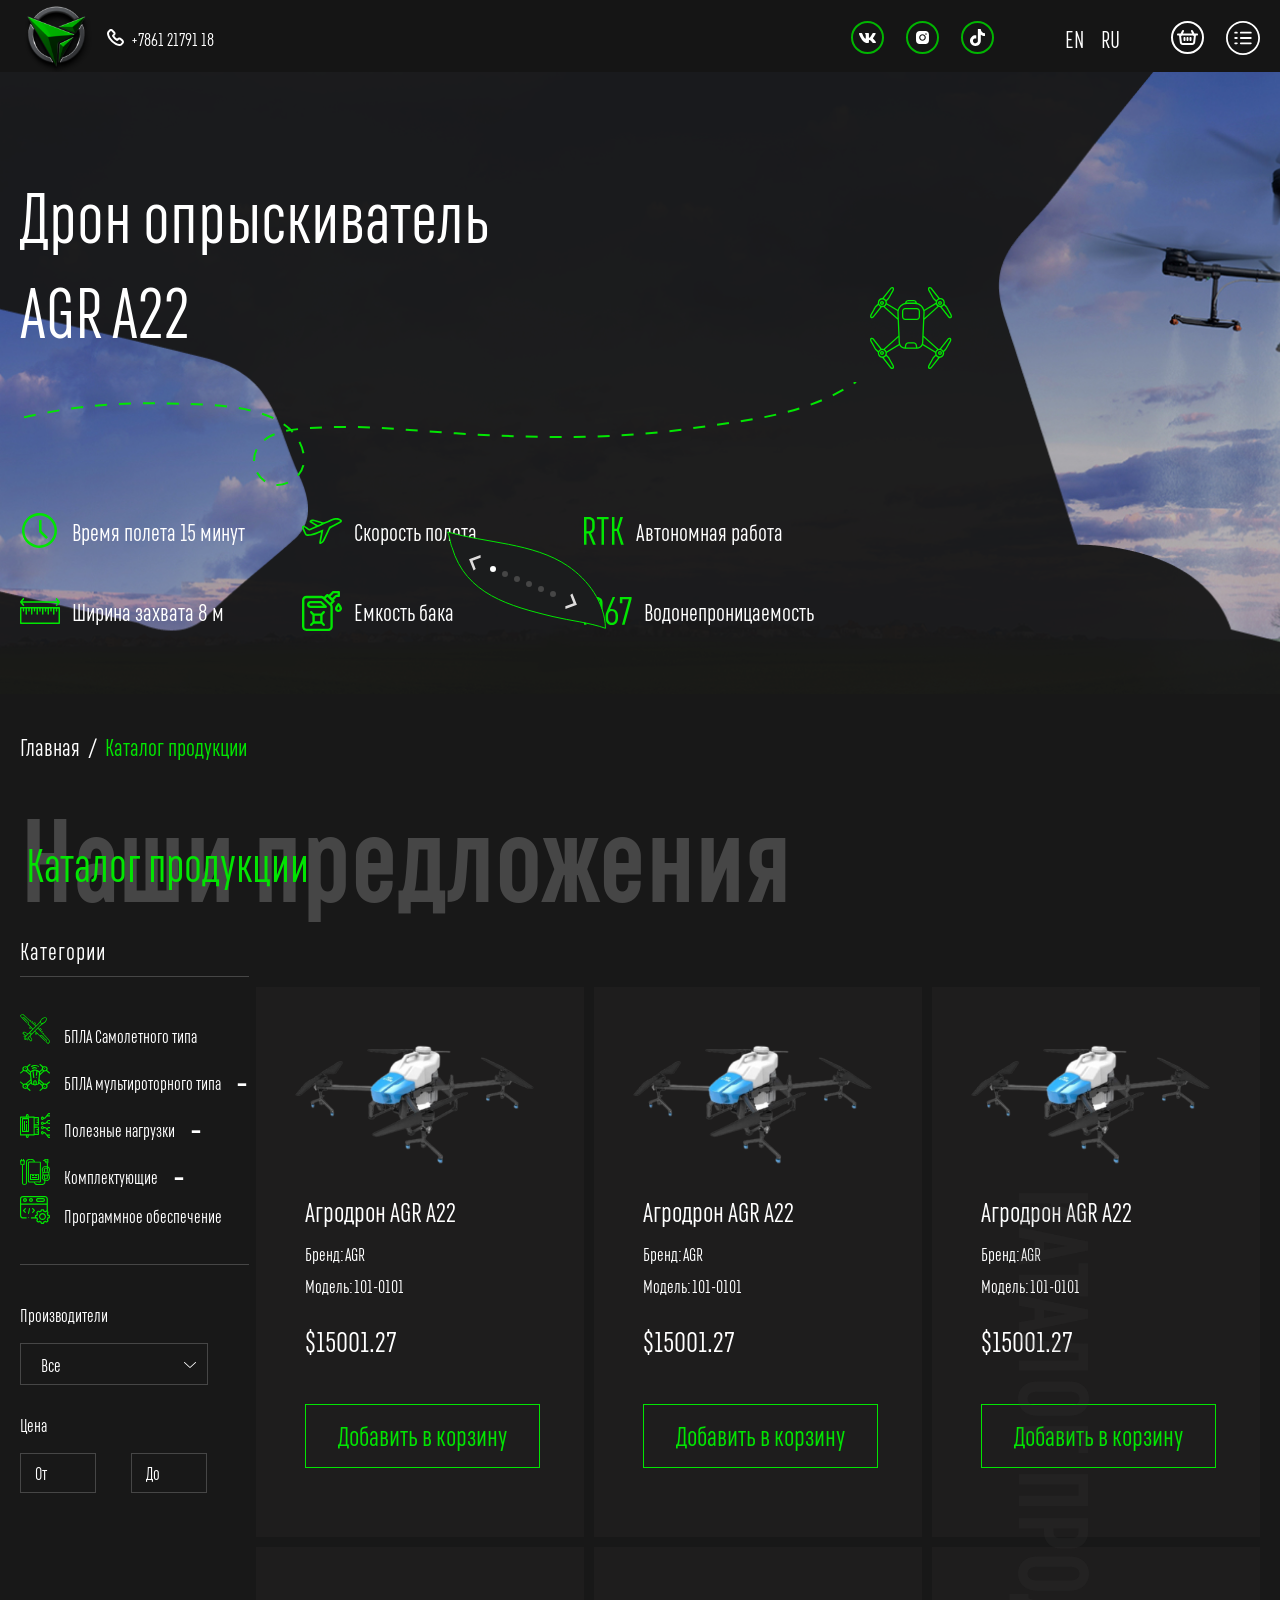
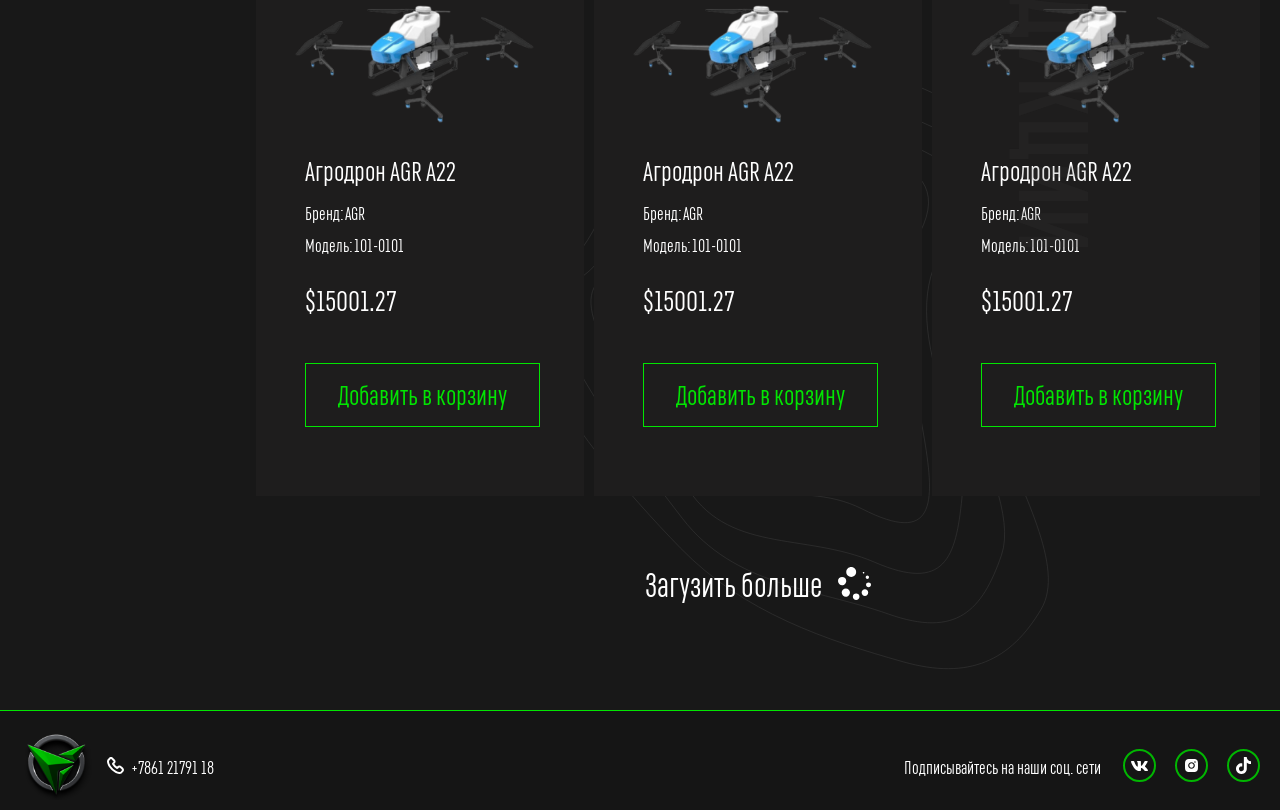
<file: cat.html>
<!DOCTYPE html>
<html lang="en">
<head>
    <meta charset="UTF-8">
    <meta name="viewport" content="width=device-width, initial-scale=1.0">
    <title>Каталог</title>
    <link rel="stylesheet" href="style/main.css">
    <meta name="description" content="AgroScout - беспилотные технологии для сельского хозяйства и промышлености">
    <meta name="keywords" content="Дроны, Магазин, Покупка, Беспилотники, Сельское, Хозяйство">
    <link rel="shortcut icon" href="img/logo.ico" type="image/x-icon">
    <link rel="icon" href="img/logo.ico" type="Image/x-icon">
</head>
<body>
    <header>
        <div class="container">
            <div class="header">
                <div class="header__left">
                    <a href="index.html" class="logo"><img src="img/logo.svg" alt="logo"></a>
                    <a href="tel:+375290000000" class="tel"><img src="img/tel.svg" alt="tel">+7861 21791 18</a>
                </div>
                <div class="header__right">
                    <ul>
                        <li><a href="#"><img src="img/vk.svg" alt="vk"></a></li>
                        <li><a href="#"><img src="img/inst.svg" alt="inst"></a></li>
                        <li><a href="#"><img src="img/tt.svg" alt="tt"></a></li>
                    </ul>
                    <div class="langBar"><button>en</button><button>ru</button></div>
                    <div class="menu">
                        <button><img src="img/basket.svg" alt="basket"></button>
                        <button class="btnMenu" id="btnMenu">
                            <img src="img/menu.svg" alt="menu">
                            <div class="pages" id="btnPages">
                                <ul>
                                    <li><a href="index.html"><img src="img/mainImg.svg" alt="mainImg">Главная</a></li>
                                    <li><a href="ento.html"><img src="img/entoImg.svg" alt="entoImg">Энтомофаги</a></li>
                                    <li><a href="opr.html"><img src="img/oprImg.svg" alt="oprImg">Опрыскивание</a></li>
                                    <li><a href="mon.html"><img src="img/mapImg.svg" alt="mapImg">Картография и мониторинг</a></li>
                                    <li><a href="cat.html"><img src="img/prodImg.svg" alt="prodImg">Каталог продукции</a></li>
                                    <li><a href="news.html"><img src="img/newsImg.svg" alt="newsImg">Новости</a></li>
                                    <li><a href="about.html"><img src="img/aboutImg.svg" alt="aboutImg">О компании</a></li>
                                    <li><a href="#"><img src="img/conImg.svg" alt="conImg">Контакты</a></li>
                                </ul>
                                <div class="line"></div>
                                <div class="media">
                                    <a href="#"><img src="img/whatsApp.svg" alt="whatsApp"></a>
                                    <a href="#"><img src="img/tgWhite.svg" alt="tgWhite"></a>
                                    <a href="#"><img src="img/weChat.svg" alt="weChat"></a>
                                </div>
                            </div>
                        </button>
                        <buttpn class="phone"><img src="img/phone.svg" alt="phone"></buttpn>
                    </div>
                </div>
            </div>
        </div>
    </header>
    <section class="cat main">
        <div class="container">
            <div class="plush">
                <div class="plush__content">
                    <div class="plushBg">
                        <img src="img/plush.svg" alt="plush">
                    </div>
                    <div class="textSlide">
                        <button id="arrowBgLeft">
                            <img src="img/arrow.svg" alt="arrow">
                        </button>
                            <ul class="points" id="pointsMain">
                                <li class="active" id="pointBg"></li>
                                <li id="pointBg"></li>
                                <li id="pointBg"></li>
                                <li id="pointBg"></li>
                                <li id="pointBg"></li>
                                <li id="pointBg"></li>
                            </ul>
                            <button id="arrowBgRight">
                                <img src="img/arrow.svg" alt="arrow">
                            </button>
                </div>
                </div>
            </div>
            <div class="cat__text">
                <h1>Дрон опрыскиватель AGR A22</h1>
                <ul>
                    <li><img src="img/time.svg" alt="time">Время полета 15 минут</li>
                    <li><img src="img/fly.svg" alt="fly">Скорость полета </li>
                    <li><img src="img/RTK.svg" alt="RTK">Автономная работа</li>
                    <li><img src="img/width.svg" alt="width">Ширина захвата 8 м</li>
                    <li><img src="img/fuel.svg" alt="fuel">Емкость бака</li>
                    <li><img src="img/ip67.svg" alt="ip67">Водонепроницаемость</li>
                </ul>
                <div class="lines">
                    <img src="img/lineAr.svg" alt="lineAr">
                    <img src="img/droneGr.svg" alt="droneGr" class="lines__drone">
                </div>
            </div>
        </div>
    </section>
    <section class="bread catBread">
        <div class="container">
            <ul>
                <li><a href="index.html">Главная</a></li>
                /
                <li class="active"><a href="ento.html">Каталог продукции</a></li>
            </ul>
        </div>
    </section>
    <section class="catalog">
        <div class="container">
            <h2 class="title">Наши предложения<span>Каталог продукции</span></h2>
            <div class="catalog__block">
                <details class="category" open>
                    <summary class="h3">Категории</summary>
                    <div class="mat">
                        <div class="selects">
                            <button> <img src="img/droneFly.svg" alt="droneFly"> БПЛА Самолетного типа</button>
                            <details>
                                <summary><img src="img/droneToM.svg" alt="droenToM">БПЛА мультироторного типа <div class="line">-</div></summary>
                                <div class="data">
                                    <button><img src="img/rasplDrone.svg" alt="rasplDrone">Дроны опрыскиватели</button>
                                    <button><img src="img/cartDrone.svg" alt="cartDrone">Дроны для картографии</button>
                                </div>
                            </details>
                            <details>
                                <summary><img src="img/moto.svg" alt="moto">Полезные нагрузки <div class="line">-</div></summary>
                                <div class="data">
                                    <button><img src="img/camera.svg" alt="camera">Фотокамеры</button>
                                    <button><img src="img/muCamera.svg" alt="muCamera">Мультиспектральные камеры</button>
                                    <button><img src="img/therm.svg" alt="therm">Гиростабилизированные видеокамеры и тепловизоры</button>
                                    <button><img src="img/sett.svg" alt="sett">Cпециализированные модули</button>
                                </div>
                            </details>
                            <details>
                                <summary><img src="img/ada.svg" alt="ada">Комплектующие <div class="line">-</div></summary>
                                <div class="data">
                                    <button><img src="img/batter.svg" alt="batter">Батареи</button>
                                    <button><img src="img/lan.svg" alt="lan">Зарядные устройства</button>
                                    <button><img src="img/gen.svg" alt="gen">Генераторы</button>
                                    <button><img src="img/equa.svg" alt="equa">Пульты управления</button>
                                    <button><img src="img/nav.svg" alt="nav">Высокоточная навигация</button>
                                    <button><img src="img/setDron.svg" alt="setDron">Привязные системы для коптеров</button>
                                </div>
                            </details>
                            <button><img src="img/code.svg" alt="code">Программное обеспечение</button>
                        </div>
                        <div class="cost">
                            <div class="comp">
                                <h3>Производители </h3>
                                <div class="compSelect">
                                    <select name="comp" id="comp">
                                        <option>Все</option>
                                        <option>lorem</option>
                                        <option>lorem</option>
                                        <option>lorem</option>
                                    </select>
                                    <div class="arrow">
                                        <img src="img/arrowSelect.svg" alt="arrowSelect">
                                    </div>
                                </div>
                            </div>
                            <div class="price">
                                <h3>Цена</h3>
                                <div>
                                    <input type="number" placeholder="От">
                                    <input type="number" placeholder="До">
                                </div>
                            </div>
                        </div>
                    </div>
                </details>
                <div class="drones">
                    <div class="content">
                        <div class="item">
                            <img src="img/AGR22.png" alt="AGR22">
                            <div class="text">
                                <h3>Агродрон AGR A22</h3>
                                <ul>
                                    <li>Бренд: <span>AGR</span></li>
                                    <li>Модель: <span>101-0101</span></li>
                                </ul>
                                <p>$15001.27</p>
                                <button>Добавить в корзину</button>
                            </div>
                        </div>
                        <div class="item">
                            <img src="img/AGR22.png" alt="AGR22">
                            <div class="text">
                                <h3>Агродрон AGR A22</h3>
                                <ul>
                                    <li>Бренд: <span>AGR</span></li>
                                    <li>Модель: <span>101-0101</span></li>
                                </ul>
                                <p>$15001.27</p>
                                <button>Добавить в корзину</button>
                            </div>
                        </div>
                        <div class="item">
                            <img src="img/AGR22.png" alt="AGR22">
                            <div class="text">
                                <h3>Агродрон AGR A22</h3>
                                <ul>
                                    <li>Бренд: <span>AGR</span></li>
                                    <li>Модель: <span>101-0101</span></li>
                                </ul>
                                <p>$15001.27</p>
                                <button>Добавить в корзину</button>
                            </div>
                        </div>
                        <div class="item">
                            <img src="img/AGR22.png" alt="AGR22">
                            <div class="text">
                                <h3>Агродрон AGR A22</h3>
                                <ul>
                                    <li>Бренд: <span>AGR</span></li>
                                    <li>Модель: <span>101-0101</span></li>
                                </ul>
                                <p>$15001.27</p>
                                <button>Добавить в корзину</button>
                            </div>
                        </div>
                        <div class="item">
                            <img src="img/AGR22.png" alt="AGR22">
                            <div class="text">
                                <h3>Агродрон AGR A22</h3>
                                <ul>
                                    <li>Бренд: <span>AGR</span></li>
                                    <li>Модель: <span>101-0101</span></li>
                                </ul>
                                <p>$15001.27</p>
                                <button>Добавить в корзину</button>
                            </div>
                        </div>
                        <div class="item">
                            <img src="img/AGR22.png" alt="AGR22">
                            <div class="text">
                                <h3>Агродрон AGR A22</h3>
                                <ul>
                                    <li>Бренд: <span>AGR</span></li>
                                    <li>Модель: <span>101-0101</span></li>
                                </ul>
                                <p>$15001.27</p>
                                <button>Добавить в корзину</button>
                            </div>
                        </div>

                    </div>
                    <button class="more">Загузить больше <img src="img/load.svg" alt="load"></button>
                </div>
            </details>
            <p class="backText catalog__textBack">
                каталог продукции 
            </p>
            <div class="catalog__bigLine">
                <img src="img/bigLines.svg" alt="bigLines">
            </div>
        </div>
    </section>
    <footer>
        <div class="container">
            <div class="footer">
                <div class="footer__left">
                    <a href="index.html" class="logo"><img src="img/logo.svg" alt="logo"></a>
                    <a href="tel:+37529000000" class="tel"><img src="img/tel.svg" alt="tel">+7861 21791 18</a>
                </div>
                <div class="footer__right">
                    <p>Подписывайтесь на наши соц. сети</p>
                    <ul>
                        <li><a href="#"><img src="img/vk.svg" alt="vk"></a></li>
                        <li><a href="#"><img src="img/inst.svg" alt="inst"></a></li>
                        <li><a href="#"><img src="img/tt.svg" alt="tt"></a></li>
                    </ul>
                </div>
            </div>
        </div>
    </footer>
    <script src="scripts/script.js"></script>
</body>
</html>
</file>
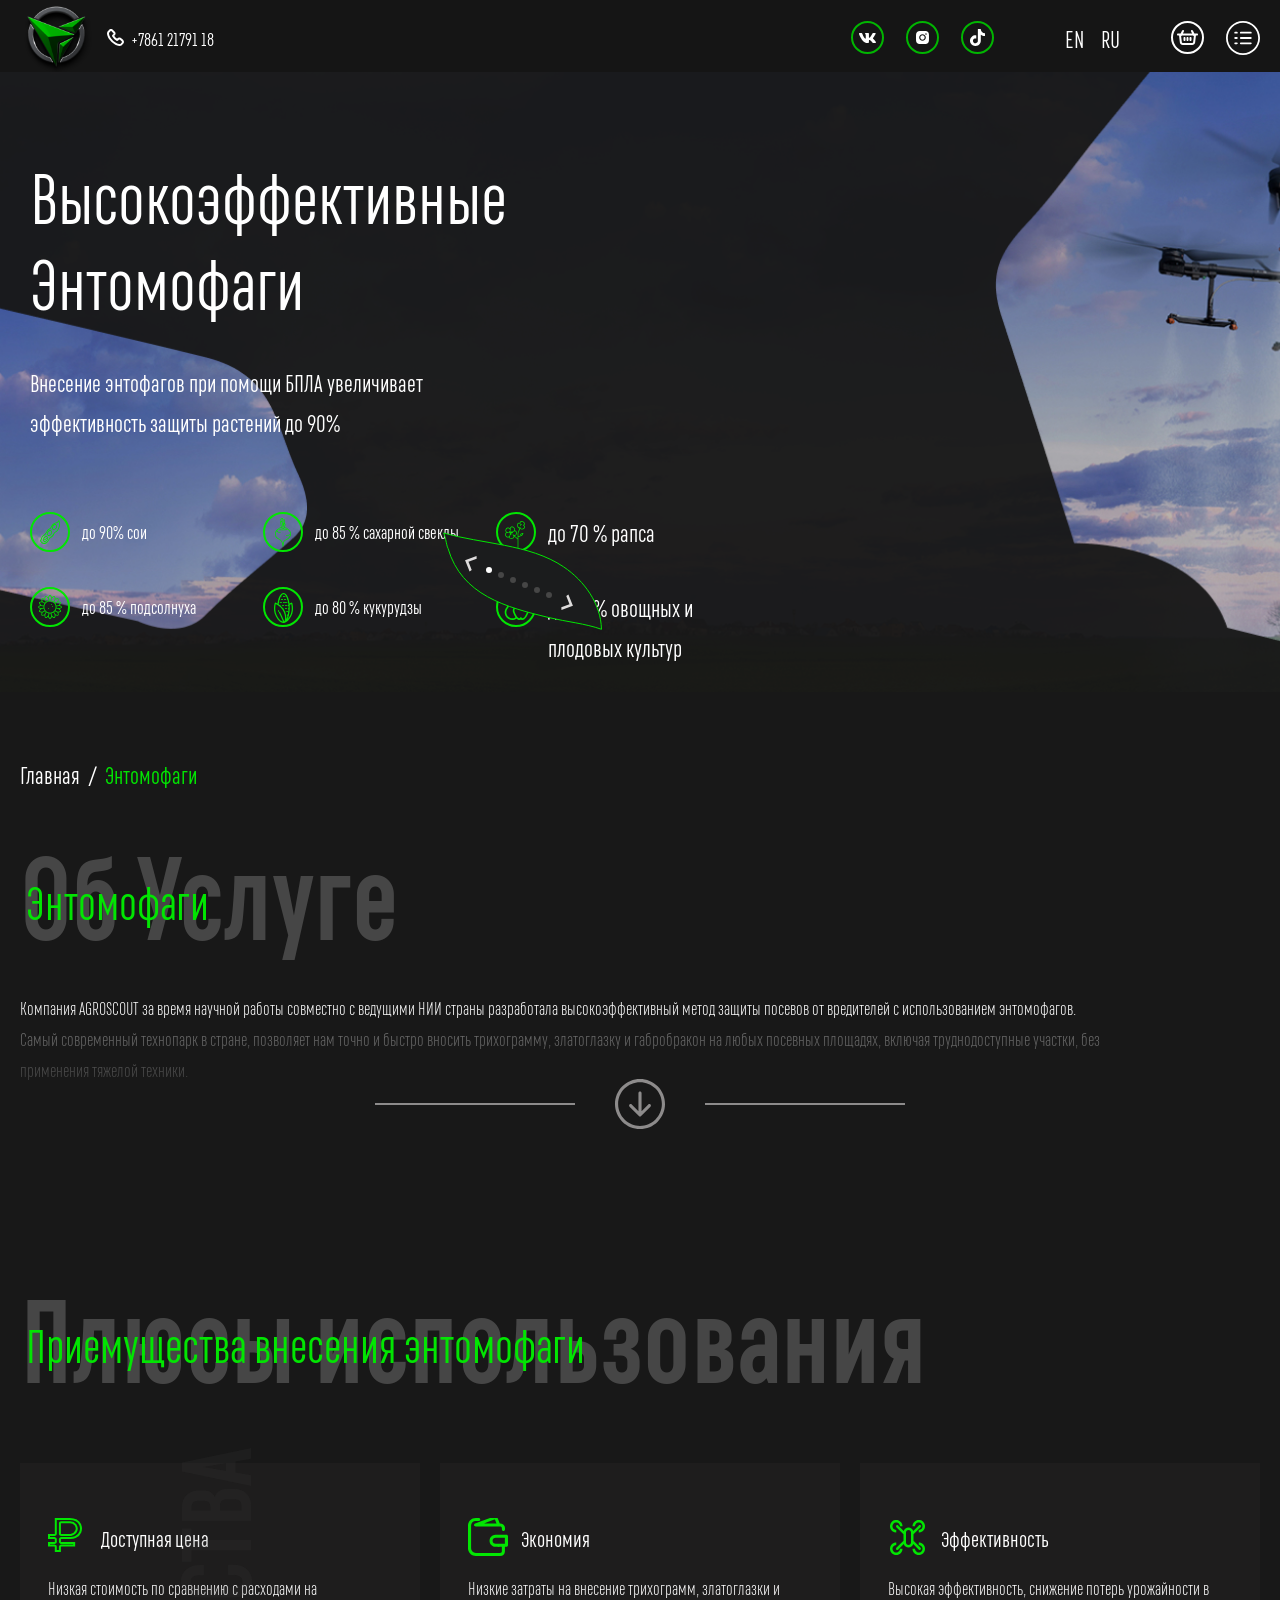
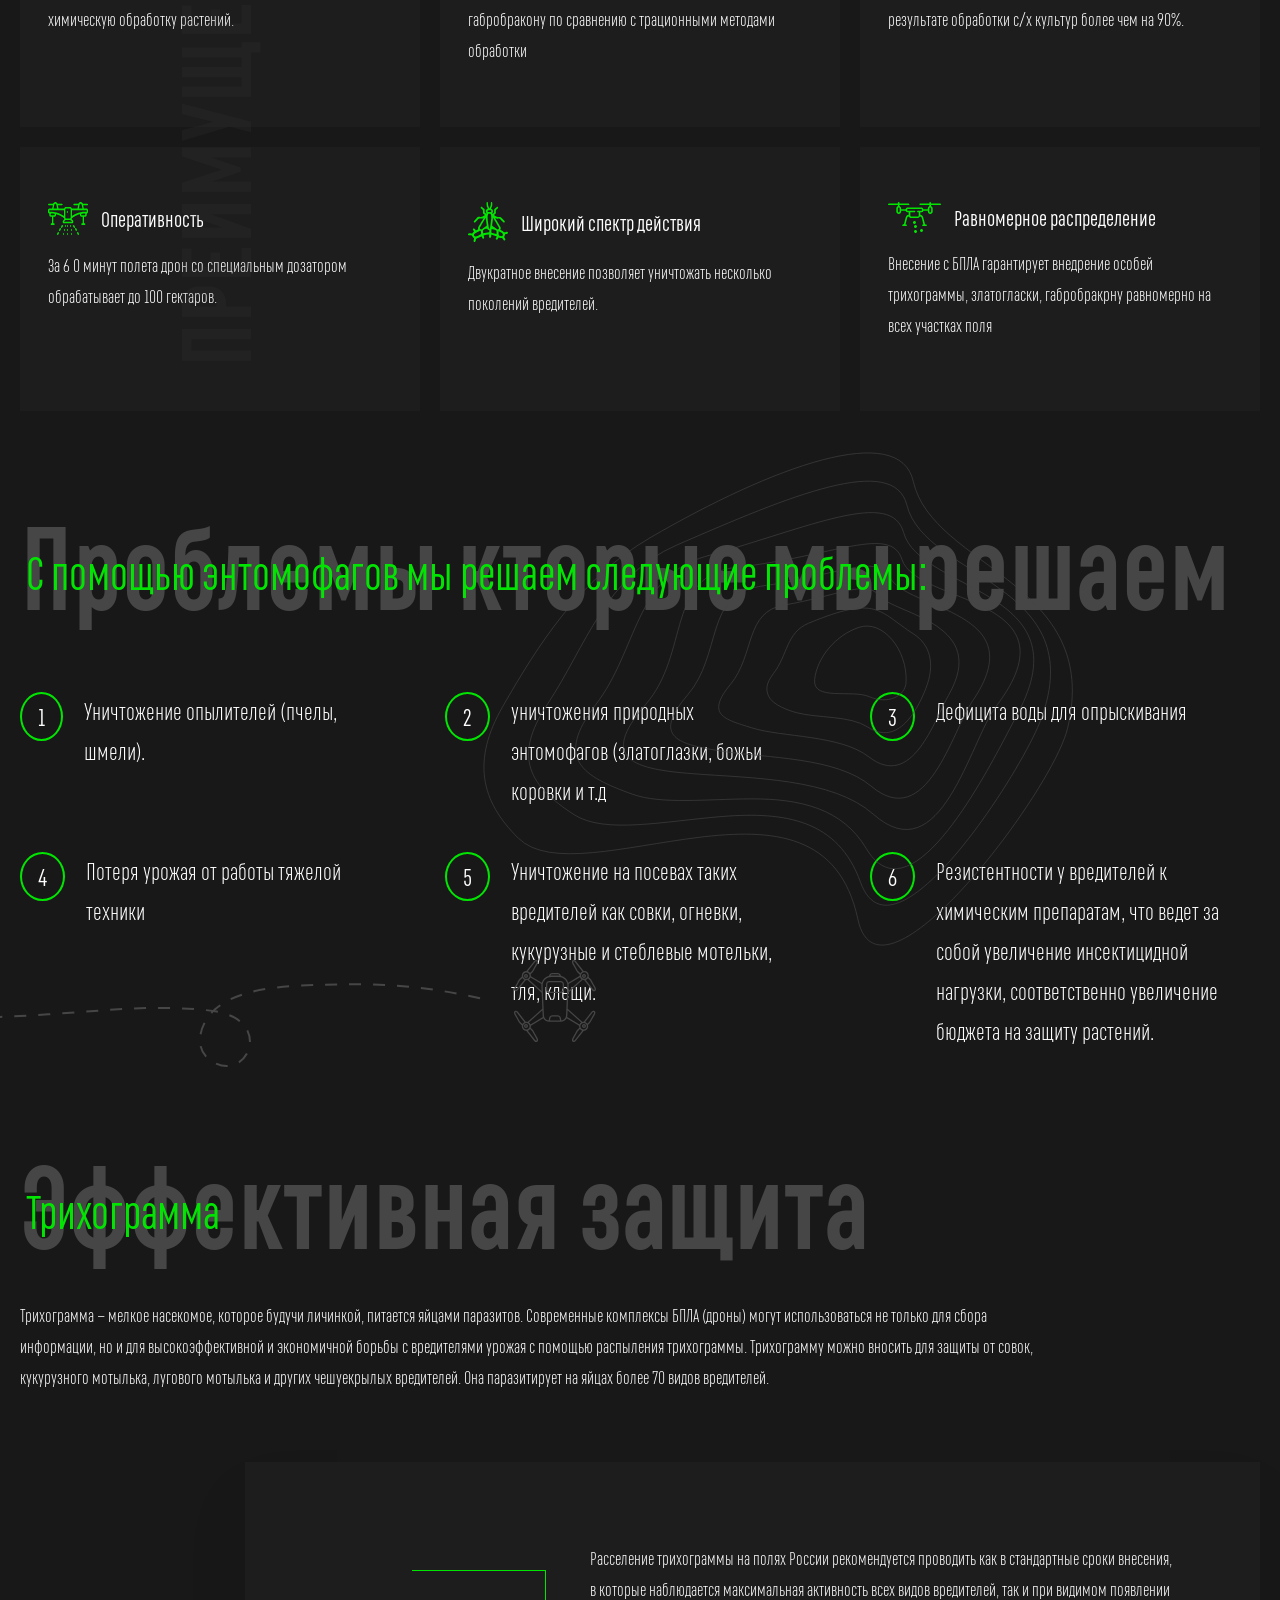
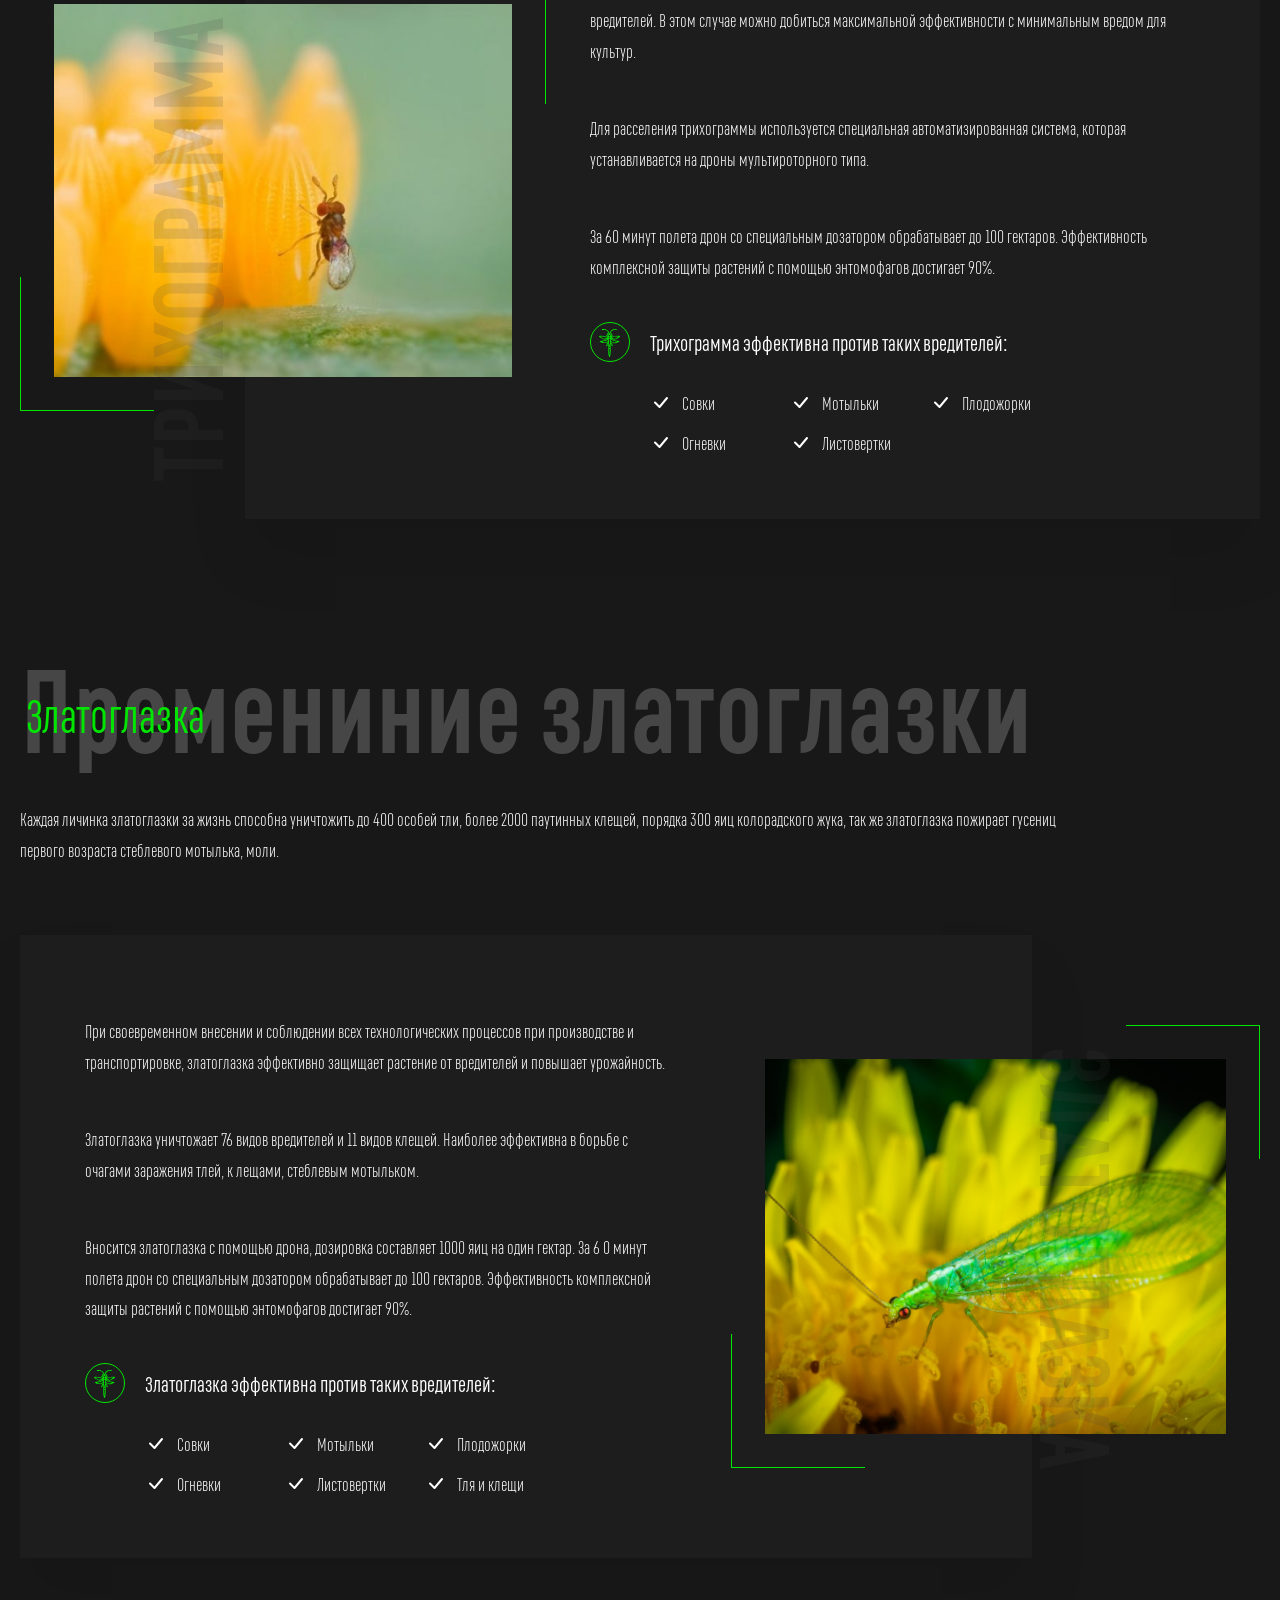
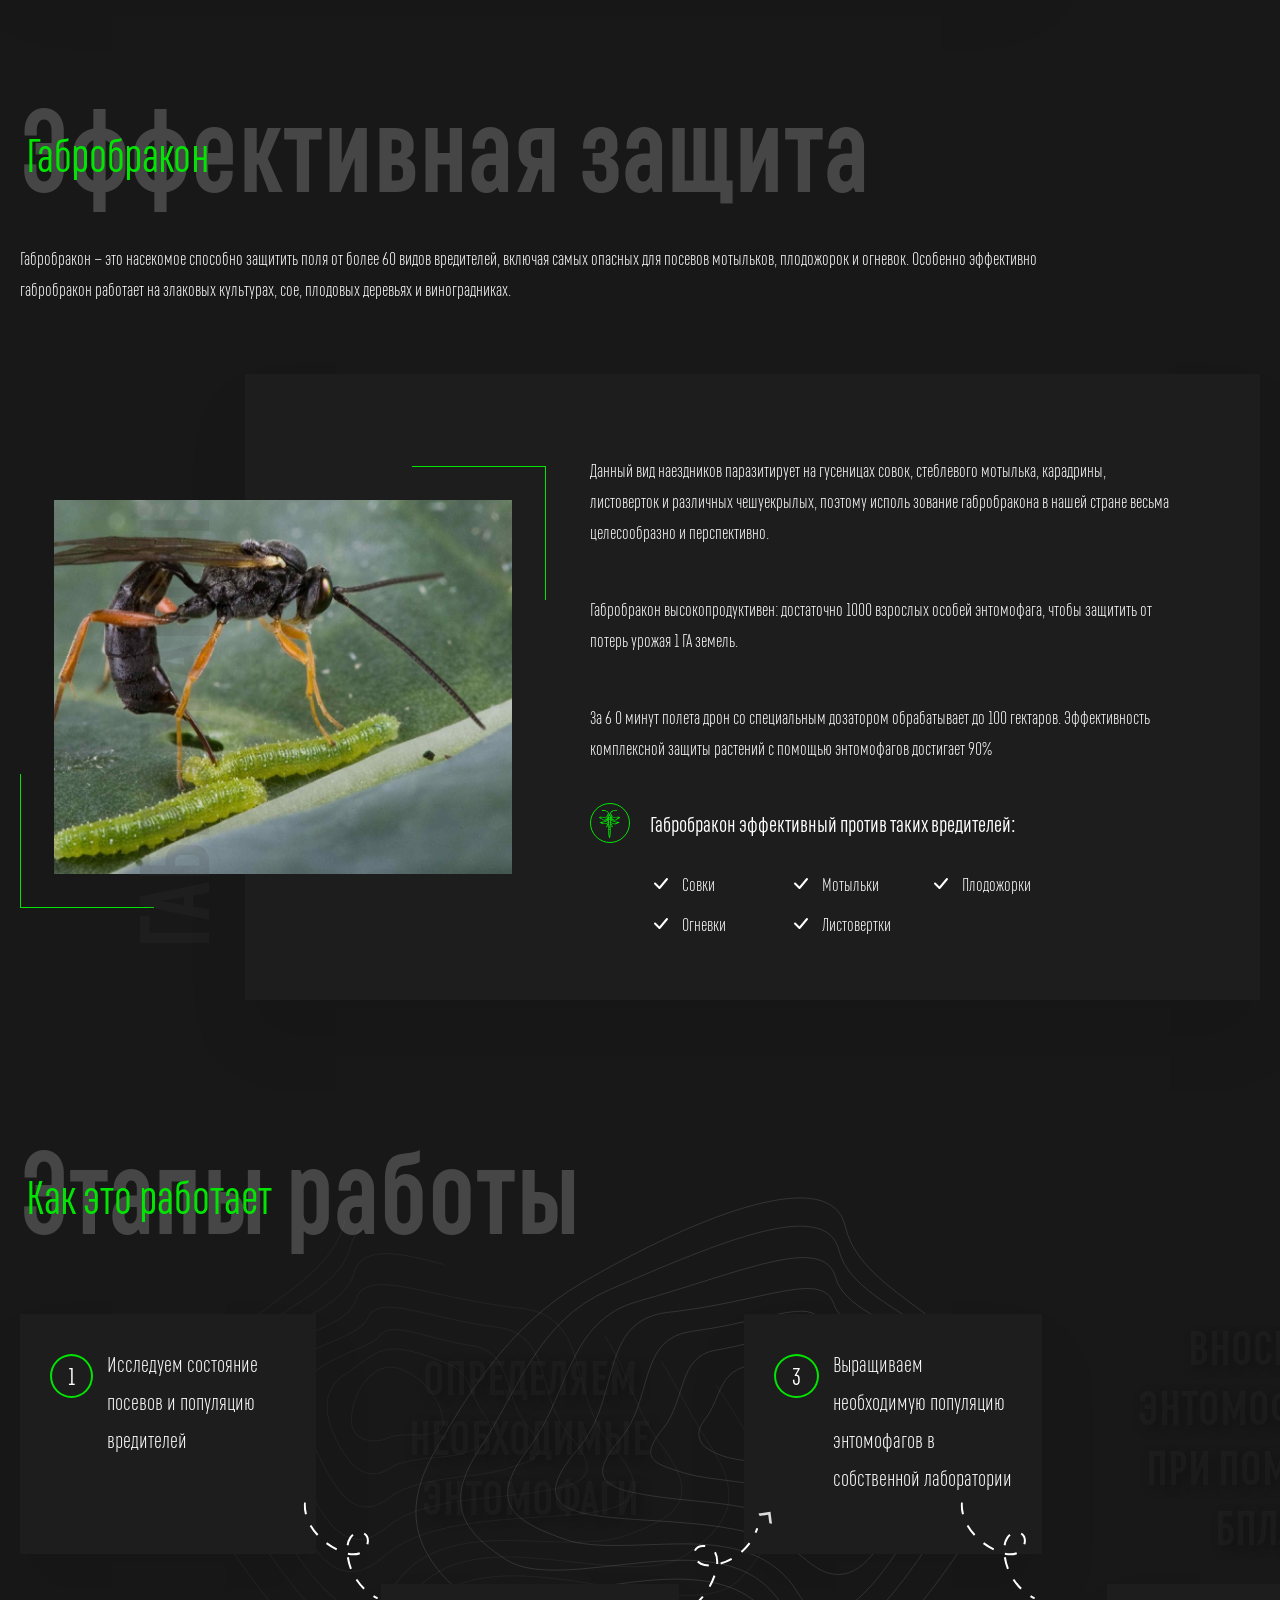
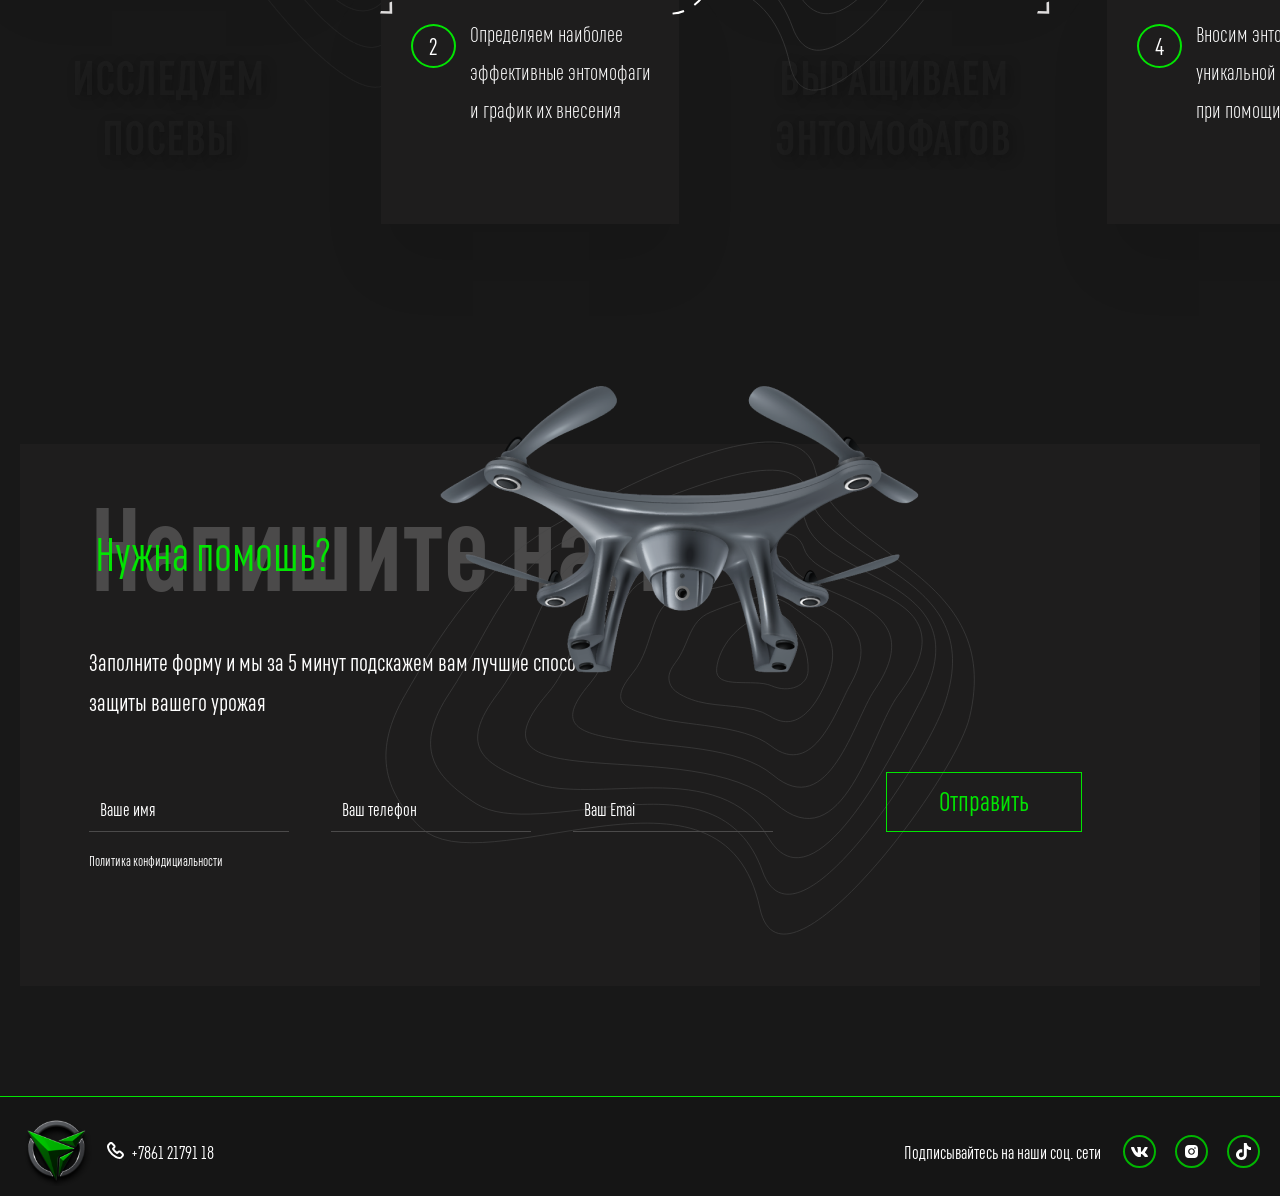
<file: ento.html>
<!DOCTYPE html>
<html lang="en">
<head>
    <meta charset="UTF-8">
    <meta name="viewport" content="width=device-width, initial-scale=1.0">
    <title>Энтомофаги</title>
    <link rel="stylesheet" href="style/main.css">
    <meta name="description" content="AgroScout - беспилотные технологии для сельского хозяйства и промышлености">
    <meta name="keywords" content="Дроны, Магазин, Покупка, Беспилотники, Сельское, Хозяйство">
    <link rel="shortcut icon" href="img/logo.ico" type="image/x-icon">
    <link rel="icon" href="img/logo.ico" type="Image/x-icon">
</head>
<body class="entoB">
    <header>
        <div class="container">
            <div class="header">
                <div class="header__left">
                    <a href="index.html" class="logo"><img src="img/logo.svg" alt="logo"></a>
                    <a href="tel:+375290000000" class="tel"><img src="img/tel.svg" alt="tel">+7861 21791 18</a>
                </div>
                <div class="header__right">
                    <ul>
                        <li><a href="#"><img src="img/vk.svg" alt="vk"></a></li>
                        <li><a href="#"><img src="img/inst.svg" alt="inst"></a></li>
                        <li><a href="#"><img src="img/tt.svg" alt="tt"></a></li>
                    </ul>
                    <div class="langBar"><button>en</button><button>ru</button></div>
                    <div class="menu">
                        <button><img src="img/basket.svg" alt="basket"></button>
                        <button class="btnMenu" id="btnMenu">
                            <img src="img/menu.svg" alt="menu">
                            <div class="pages" id="btnPages">
                                <ul>
                                    <li><a href="index.html"><img src="img/mainImg.svg" alt="mainImg">Главная</a></li>
                                    <li><a href="ento.html"><img src="img/entoImg.svg" alt="entoImg">Энтомофаги</a></li>
                                    <li><a href="opr.html"><img src="img/oprImg.svg" alt="oprImg">Опрыскивание</a></li>
                                    <li><a href="mon.html"><img src="img/mapImg.svg" alt="mapImg">Картография и мониторинг</a></li>
                                    <li><a href="cat.html"><img src="img/prodImg.svg" alt="prodImg">Каталог продукции</a></li>
                                    <li><a href="news.html"><img src="img/newsImg.svg" alt="newsImg">Новости</a></li>
                                    <li><a href="about.html"><img src="img/aboutImg.svg" alt="aboutImg">О компании</a></li>
                                    <li><a href="#"><img src="img/conImg.svg" alt="conImg">Контакты</a></li>
                                </ul>
                                <div class="line"></div>
                                <div class="media">
                                    <a href="#"><img src="img/whatsApp.svg" alt="whatsApp"></a>
                                    <a href="#"><img src="img/tgWhite.svg" alt="tgWhite"></a>
                                    <a href="#"><img src="img/weChat.svg" alt="weChat"></a>
                                </div>
                            </div>
                        </button>
                        <buttpn class="phone"><img src="img/phone.svg" alt="phone"></buttpn>
                    </div>
                </div>
            </div>
        </div>
    </header>
    <section class="ento main">
        <div class="container">
            <div class="plush">
                <div class="plush__content">
                    <div class="plushBg">
                        <img src="img/plush.svg" alt="plush">
                    </div>
                    <div class="textSlide">
                        <button id="arrowBgLeft">
                            <img src="img/arrow.svg" alt="arrow">
                        </button>
                            <ul class="points" id="pointsMain">
                                <li class="active" id="pointBg"></li>
                                <li id="pointBg"></li>
                                <li id="pointBg"></li>
                                <li id="pointBg"></li>
                                <li id="pointBg"></li>
                                <li id="pointBg"></li>
                            </ul>
                            <button id="arrowBgRight">
                                <img src="img/arrow.svg" alt="arrow">
                            </button>
                </div>
                </div>
            </div>
            <div class="ento__text">
                <h1>Высокоэффективные Энтомофаги</h1>
                <p>Внесение  энтофагов  при помощи БПЛА увеличивает эффективность защиты растений до 90%</p>
                <ul>
                    <li>
                        <img src="img/soy.svg" alt="soy">
                        <p>до 90% сои</p>
                    </li>
                    <li>
                        <img src="img/beet.svg" alt="beet">
                        <p>до 85 % сахарной свеклы</p>
                    </li>
                    <li>
                        <img src="img/rape.svg" alt="rape">
                        <p>до 70 % рапса</p>
                    </li>
                    <li>
                        <img src="img/sunflower.svg" alt="sunflower">
                        <p>до 85 % подсолнуха</p>
                    </li>
                    <li>
                        <img src="img/corn.svg" alt="corn">
                        <p>до 80 % кукурудзы</p>
                    </li>
                    <li>
                        <img src="img/fr.svg" alt="fr">
                        <p>до 90 % овощных 
и плодовых культур</p>
                    </li>
                </ul>
            </div>
        </div>
    </section>
    <section class="bread entoBread">
        <div class="container">
            <ul>
                <li><a href="index.html">Главная</a></li>
                /
                <li class="active"><a href="ento.html">Энтомофаги</a></li>
            </ul>
        </div>
    </section>
    <section class="textV entoServ">
        <div class="container">
            <h2 class="title">Об Услуге<span>Энтомофаги</span></h2>
            <div class="textTran">
                <p>Компания AGROSCOUT за время научной работы  совместно с ведущими  НИИ страны разработала высокоэффективный метод защиты посевов от вредителей с использованием энтомофагов.  Самый современный технопарк в стране, позволяет нам точно и быстро вносить трихограмму, златоглазку и габробракон на любых посевных площадях, включая труднодоступные участки, без применения тяжелой техники. </p>
                <div class="blockView">
                    <div class="dark" id="darkArr"></div>
                    <div class="arr" id="arr">
                        <div class="line"></div>
                        <button><img src="img/arrowBtn.svg" alt="arrowBtn"></button>
                        <div class="line"></div>
                    </div>
                </div>
            </div>
        </div>
    </section>
    <section class="use">
        <div class="container">
            <h2 class="title">Плюсы использования<span>Приемущества внесения энтомофаги</span></h2>
            <div class="block">
                <div class="item">
                    <div class="top">
                        <img src="img/save.svg" alt="save">
                        <h3>Доступная цена</h3>
                    </div>
                    <p class="bottom">
                        Низкая стоимость по сравнению с расходами на химическую обработку растений.   
                    </p>
                </div>
                <div class="item">
                    <div class="top">
                        <img src="img/wal.svg" alt="wal">
                        <h3>Экономия </h3>
                    </div>
                    <p class="bottom">
                        Низкие затраты на внесение трихограмм, златоглазки и габробракону по сравнению с трационными методами обработки   
                    </p>
                </div>
                <div class="item">
                    <div class="top">
                        <img src="img/droneIc.svg" alt="droneIc">
                        <h3>Эффективность</h3>
                    </div>
                    <p class="bottom">
                        Высокая эффективность, снижение потерь урожайности в результате обработки с/х культур более чем на 90%.
                    </p>
                </div>
                <div class="item">
                    <div class="top">
                        <img src="img/drRas.svg" alt="drRas">
                        <h3>Оперативность</h3>
                    </div>
                    <p class="bottom">
                        За 6 0 минут полета дрон со специальным дозатором обрабатывает до 100 гектаров.
                    </p>
                </div>
                <div class="item">
                    <div class="top">
                        <img src="img/ins.svg" alt="ins">
                        <h3>Широкий спектр действия  </h3>
                    </div>
                    <p class="bottom">
                        Двукратное внесение позволяет уничтожать несколько поколений вредителей.
                    </p>
                </div>
                <div class="item">
                    <div class="top">
                        <img src="img/oIc.svg" alt="oIc">
                        <h3>Равномерное распределение</h3>
                    </div>
                    <p class="bottom">
                        Внесение с БПЛА гарантирует внедрение особей трихограммы, златогласки, габробракрну равномерно на всех участках поля  
                    </p>
                </div>
            </div>
            <div class="pointsBar">
                <div class="point active"></div>
                <div class="point"></div>
                <div class="point"></div>
                <div class="point"></div>
                <div class="point"></div>
                <div class="point"></div>
            </div>
            <p class="backText">
                преимущества
            </p>
        </div>
    </section>
    <section class="prob">
        <div class="container">
            <h2 class="title">Проблемы кторые мы решаем<span>С помощью энтомофагов мы решаем следующие проблемы:</span></h2>

            <ul>
                <li>
                    <div class="num"></div>
                    <p>Уничтожение опылителей (пчелы, шмели). </p>
                </li>
                <li>
                    <div class="num"></div>
                    <p>уничтожения природных энтомофагов (златоглазки, божьи коровки и т.д</p>
                </li>
                <li>
                    <div class="num"></div>
                    <p>Дефицита воды для опрыскивания</p>
                </li>
                <li>
                    <div class="num"></div>
                    <p>Потеря урожая от работы тяжелой техники</p>
                </li>
                <li>
                    <div class="num"></div>
                    <p>Уничтожение на посевах таких вредителей как совки, огневки, кукурузные и стеблевые мотельки, тля, клещи. </p>
                </li>
                <li>
                    <div class="num"></div>
                    <p>Резистентности у вредителей 
к химическим препаратам, что ведет 
за собой увеличение инсектицидной нагрузки, соответственно увеличение бюджета на защиту растений.</p>
                </li>
            </ul>

            <img src="img/grDr.svg" alt="grDr" class="grDr">
            <img src="img/bgLine.svg" alt="bgLine" class="bgL">
        </div>
    </section>
    <section class="ab">
        <div class="container">
            <h2 class="title">Эффективная защита<span>Трихограмма</span></h2>
            <p class="ab__text">Трихограмма — мелкое насекомое, которое будучи личинкой, питается яйцами паразитов. Современные комплексы БПЛА (дроны) могут использоваться не только для сбора информации, но и для высокоэффективной и экономичной борьбы с вредителями урожая с помощью распыления трихограммы. Трихограмму можно вносить для защиты от совок, кукурузного мотылька, лугового мотылька и других чешуекрылых вредителей. Она паразитирует на яйцах более 70 видов вредителей.</p>
            <div class="ab__block left">
                <div class="img">
                    <img src="img/trix.jpg" alt="trix">
                </div>
                <div class="gray">
                    <div class="texts">
                        <p> Расселение трихограммы на полях России  рекомендуется проводить как в стандартные сроки внесения, 
                        в которые наблюдается максимальная активность всех видов вредителей, так и при видимом появлении вредителей. В этом случае можно добиться максимальной эффективности с минимальным вредом для культур.</p>
                        <p>Для расселения трихограммы используется специальная автоматизированная система,  которая устанавливается на дроны мультироторного типа.</p>
                        <p>За 60 минут полета дрон со специальным дозатором обрабатывает до 100 гектаров. Эффективность комплексной защиты растений с помощью энтомофагов достигает 90%. </p>
                    </div>
                    <div class="vred">
                        <h3><img src="img/batt.svg" alt="batt">Трихограмма эффективна против таких вредителей: </h3>
                        <ul>
                            <li><img src="img/whiteArr.svg" alt="whiteArr">Совки</li>
                            <li><img src="img/whiteArr.svg" alt="whiteArr">Мотыльки</li>
                            <li><img src="img/whiteArr.svg" alt="whiteArr"> Плодожорки</li>
                            <li><img src="img/whiteArr.svg" alt="whiteArr">Огневки</li>
                            <li><img src="img/whiteArr.svg" alt="whiteArr">Листовертки </li>
                        </ul>
                    </div>
                </div>
            </div>
            <p class="backText">
                трихограмма
            </p>
        </div>
    </section>
    <section class="ab zlat">
        <div class="container">
            <h2 class="title">Премениние златоглазки<span>Златоглазка</span></h2>
            <p class="ab__text">Каждая личинка златоглазки за жизнь способна уничтожить до 400 особей тли, более 2000 паутинных клещей, порядка 300 яиц колорадского жука, так же златоглазка пожирает гусениц первого возраста стеблевого мотылька, моли.</p>
            <div class="ab__block right">
                <div class="gray">

                    <div class="texts">
                        <p> При своевременном внесении и соблюдении всех технологических процессов при производстве и транспортировке, златоглазка эффективно защищает растение от вредителей и повышает урожайность.</p>
                        <p>Златоглазка уничтожает 76 видов вредителей и 11 видов клещей. Наиболее эффективна
в борьбе с очагами заражения тлей, к лещами, стеблевым мотыльком.</p>
                        <p>Вносится златоглазка с помощью дрона, дозировка составляет 1000 яиц на один гектар.
За 6 0 минут полета дрон со специальным дозатором обрабатывает до 100 гектаров. Эффективность комплексной защиты растений с помощью
энтомофагов достигает 90%.  </p>
                    </div>
                    <div class="vred">
                        <h3><img src="img/batt.svg" alt="batt">Златоглазка эффективна против таких вредителей: </h3>
                        <ul>
                            <li><img src="img/whiteArr.svg" alt="whiteArr">Совки</li>
                            <li><img src="img/whiteArr.svg" alt="whiteArr">Мотыльки</li>
                            <li><img src="img/whiteArr.svg" alt="whiteArr"> Плодожорки</li>
                            <li><img src="img/whiteArr.svg" alt="whiteArr">Огневки</li>
                            <li><img src="img/whiteArr.svg" alt="whiteArr">Листовертки </li>
                            <li><img src="img/whiteArr.svg" alt="whiteArr">Тля и клещи</li>
                        </ul>
                    </div>
                </div>
                <div class="img">
                    <img src="img/zlat.jpg" alt="zlat">
                </div>
            </div>
            <p class="backText backR">
                златоглазка
            </p>
        </div>
    </section>
    <section class="ab">
        <div class="container">
            <h2 class="title">Эффективная защита<span>Габробракон</span></h2>
            <p class="ab__text">Габробракон — это насекомое способно защитить поля от более 60 видов вредителей, включая самых опасных для посевов мотыльков, плодожорок и огневок. Особенно
эффективно габробракон работает на злаковых культурах, сое, плодовых деревьях и виноградниках.
</p>
            <div class="ab__block left">
                <div class="img">
                    <img src="img/gabr.jpg" alt="gabr">
                </div>
                <div class="gray">
                    <div class="texts">
                        <p>Данный вид наездников паразитирует на гусеницах совок, стеблевого мотылька, карадрины, листоверток и различных чешуекрылых, поэтому исполь зование габробракона в нашей стране весьма целесообразно и перспективно.</p>
                        <p>Габробракон высокопродуктивен: достаточно 1000 взрослых особей энтомофага, чтобы защитить от потерь урожая 1 ГА земель. </p>
                        <p>За 6 0 минут полета дрон со специальным дозатором обрабатывает до 100 гектаров. Эффективность комплексной защиты растений с помощью
энтомофагов достигает 90%</p>
                    </div>
                    <div class="vred">
                        <h3><img src="img/batt.svg" alt="batt">Габробракон эффективный против таких вредителей: </h3>
                        <ul>
                            <li><img src="img/whiteArr.svg" alt="whiteArr">Совки</li>
                            <li><img src="img/whiteArr.svg" alt="whiteArr">Мотыльки</li>
                            <li><img src="img/whiteArr.svg" alt="whiteArr"> Плодожорки</li>
                            <li><img src="img/whiteArr.svg" alt="whiteArr">Огневки</li>
                            <li><img src="img/whiteArr.svg" alt="whiteArr">Листовертки </li>
                        </ul>
                    </div>
                </div>
            </div>
            <p class="backText">
                габробракон
            </p>
        </div>
    </section>
    <section class="work">
        <div class="container">
            <h2 class="title">
                Этапы работы
                <span>Как это работает</span>
            </h2>
            <div class="work__block">
                <div class="item itemVis">
                    <div class="text">
                        <div class="num">1</div>
                        <p>Исследуем состояние посевов  и популяцию вредителей</p>
                    </div>
                </div>
                <div class="item itemT">
                    <p>определяем необходимые энтомофаги</p>
                </div>
                <div class="item itemVis">
                    <div class="text">
                        <div class="num">3</div>
                        <p>Выращиваем необходимую популяцию энтомофагов в собственной лаборатории</p>
                    </div>
                </div>
                <div class="itemv itemT">
                    <p>вносим 
энтомофагов 
при помощи БПЛА
 </p>
                </div>
                <div class="item itemT">
                    <p>исследуем посевы
                    </p>
                </div>
                <div class="item itemVis">
                    <div class="text">
                        <div class="num">2</div>
                        <p>Определяем наиболее эффективные энтомофаги и график их внесения</p>
                    </div>
                </div>
                <div class="item itemT">
                    <p>выращиваем энтомофагов
                    </p>
                </div>
                <div class="item itemVis">
                    <div class="text">
                        <div class="num">4</div>
                        <p>Вносим энтомофаги по уникальной схеме на поля при помощи дронов</p>
                    </div>
                </div>
                <div class="arr1">
                    <img src="img/arrW.svg" alt="arrW">
                </div>
                <div class="arr2">
                    <img src="img/arrW.svg" alt="arrW">
                </div>
                <div class="arr3">
                    <img src="img/arrW.svg" alt="arrW">
                </div> 
            </div>
            <div class="pointsBar">
                <div class="point active"></div>
                <div class="point"></div>
                <div class="point"></div>
                <div class="point"></div>
            </div>
            <div class="lBg">
                <img src="img/bgLine.svg" alt="bgLine">
            </div>
            <div class="bgKn">
                <img src="img/bgLKn.png" alt="bgLkn">
            </div>
        </div>
    </section>
    <section class="email">
        <div class="container">
            <div class="email__block">
                <h2 class="title">
                    Напишите нам
                    <span>Нужна помошь?</span>
                </h2>
                <p>Заполните форму  и мы за 5 минут подскажем вам лучшие способы защиты вашего урожая </p>
                <form>
                    <div class="inputs">
                        <div class="input">
                            <input type="text" id="text" placeholder="" autocomplete="off">
                            <label for="text">Ваше имя </label>
                        </div>
                        <div class="input">
                        <input type="tel" id="telephone" placeholder="" autocomplete="off">
                        <label for="telephone">Ваш телефон</label>
                        </div>
                        <div class="input">
                        <input type="email" id="mail" placeholder="">
                        <label for="mail">Ваш Emai</label>
                        </div>
                    </div>
                    <button>Отправить</button>
                </form>
                <a href="#">Политика конфидициальности</a>
            </div>
            <div class="bgLine">
                <img src="img/bgLine.svg" alt="bgLine">
            </div>
            <div class="grDr">
                <img src="img/grDr.png" alt="grDr">
            </div>
        </div>
    </section>
    <footer>
        <div class="container">
            <div class="footer">
                <div class="footer__left">
                    <a href="index.html" class="logo"><img src="img/logo.svg" alt="logo"></a>
                    <a href="tel:+37529000000" class="tel"><img src="img/tel.svg" alt="tel">+7861 21791 18</a>
                </div>
                <div class="footer__right">
                    <p>Подписывайтесь на наши соц. сети</p>
                    <ul>
                        <li><a href="#"><img src="img/vk.svg" alt="vk"></a></li>
                        <li><a href="#"><img src="img/inst.svg" alt="inst"></a></li>
                        <li><a href="#"><img src="img/tt.svg" alt="tt"></a></li>
                    </ul>
                </div>
            </div>
        </div>
    </footer>
    <script src="scripts/script.js"></script>
</body>
</html>
</file>
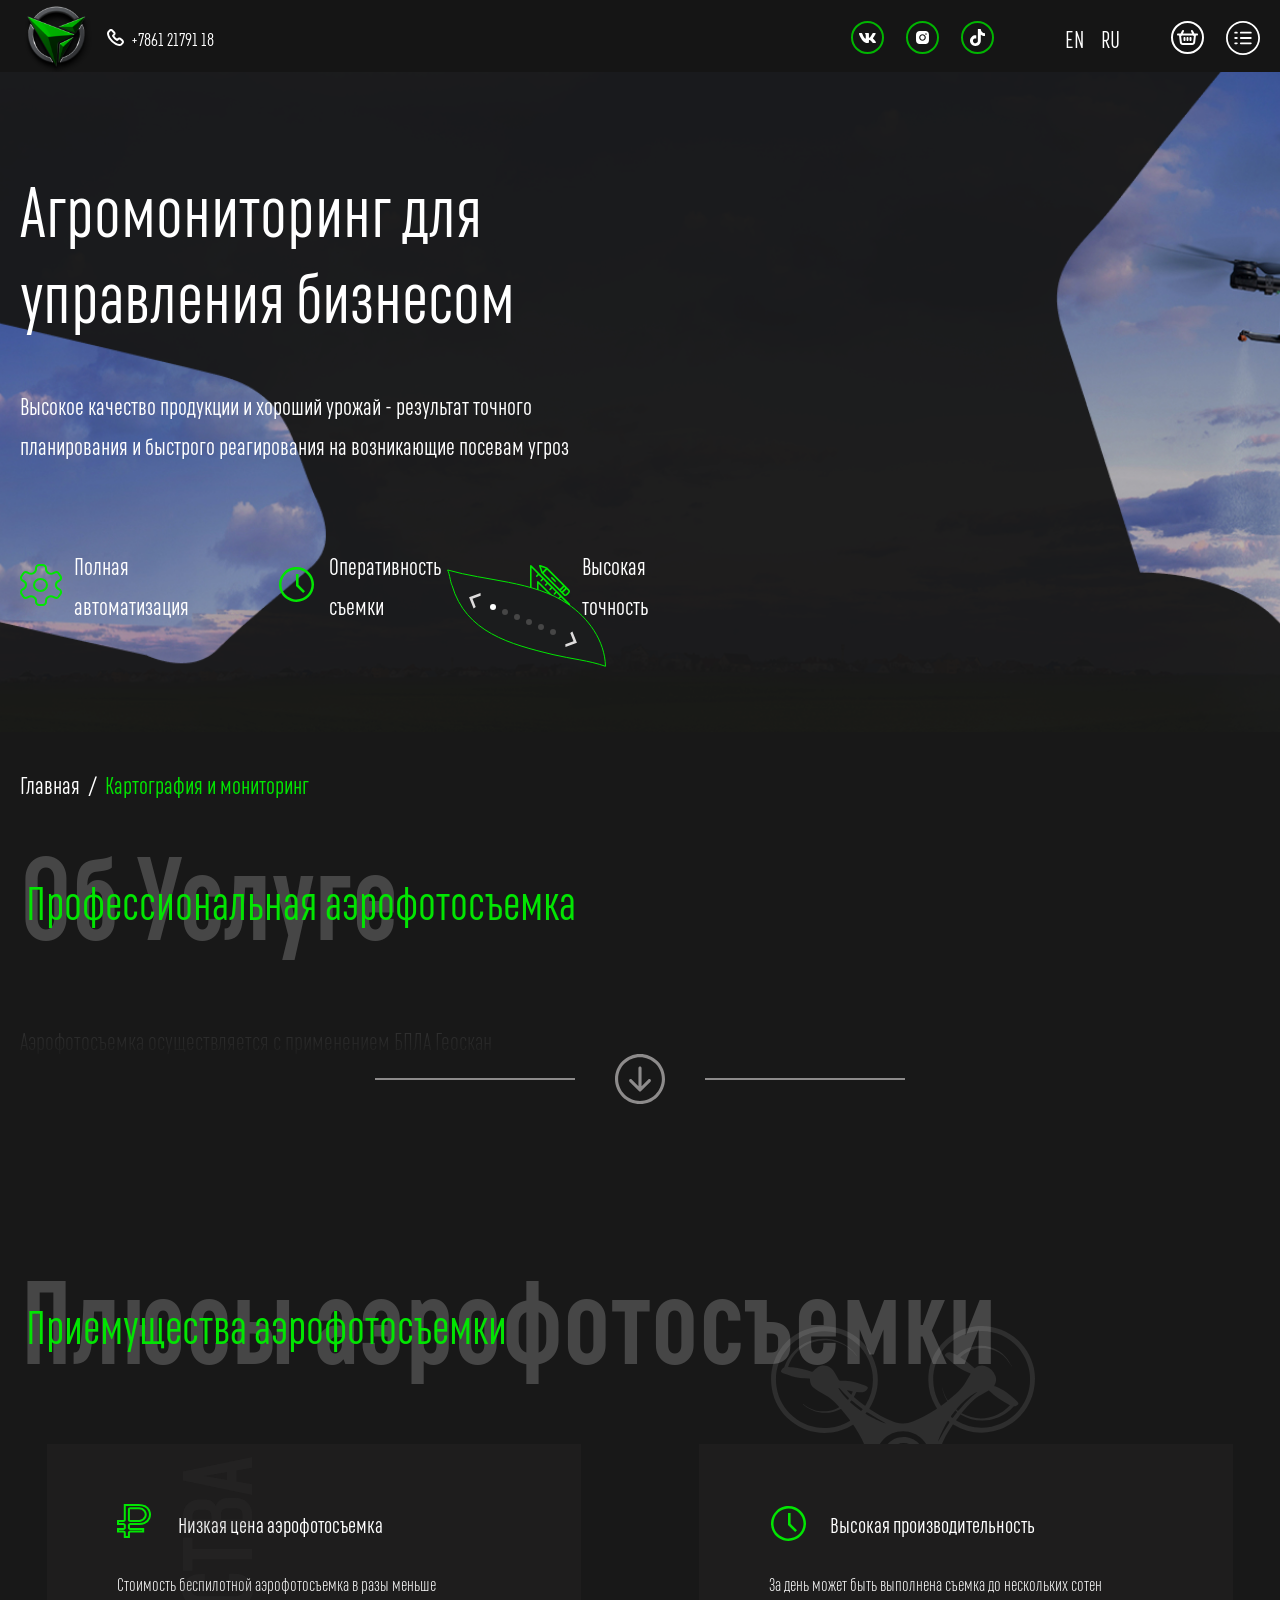
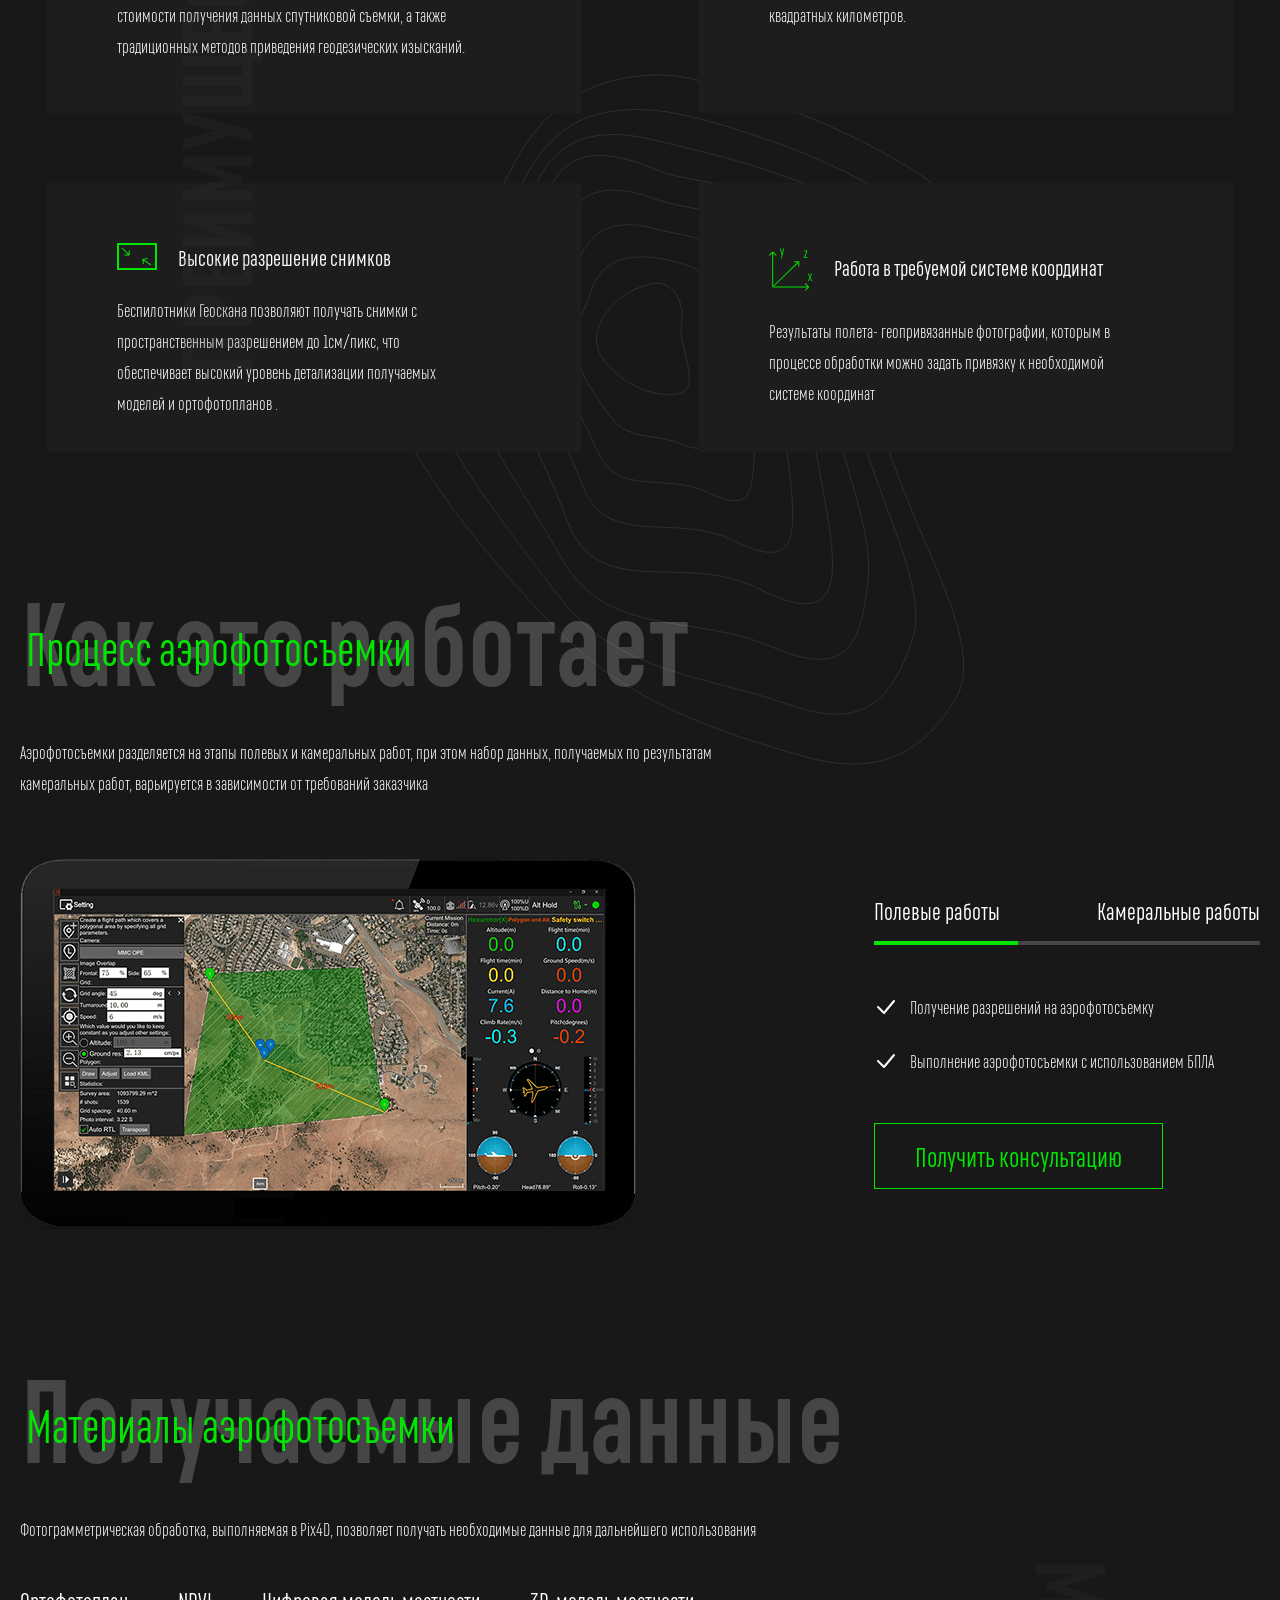
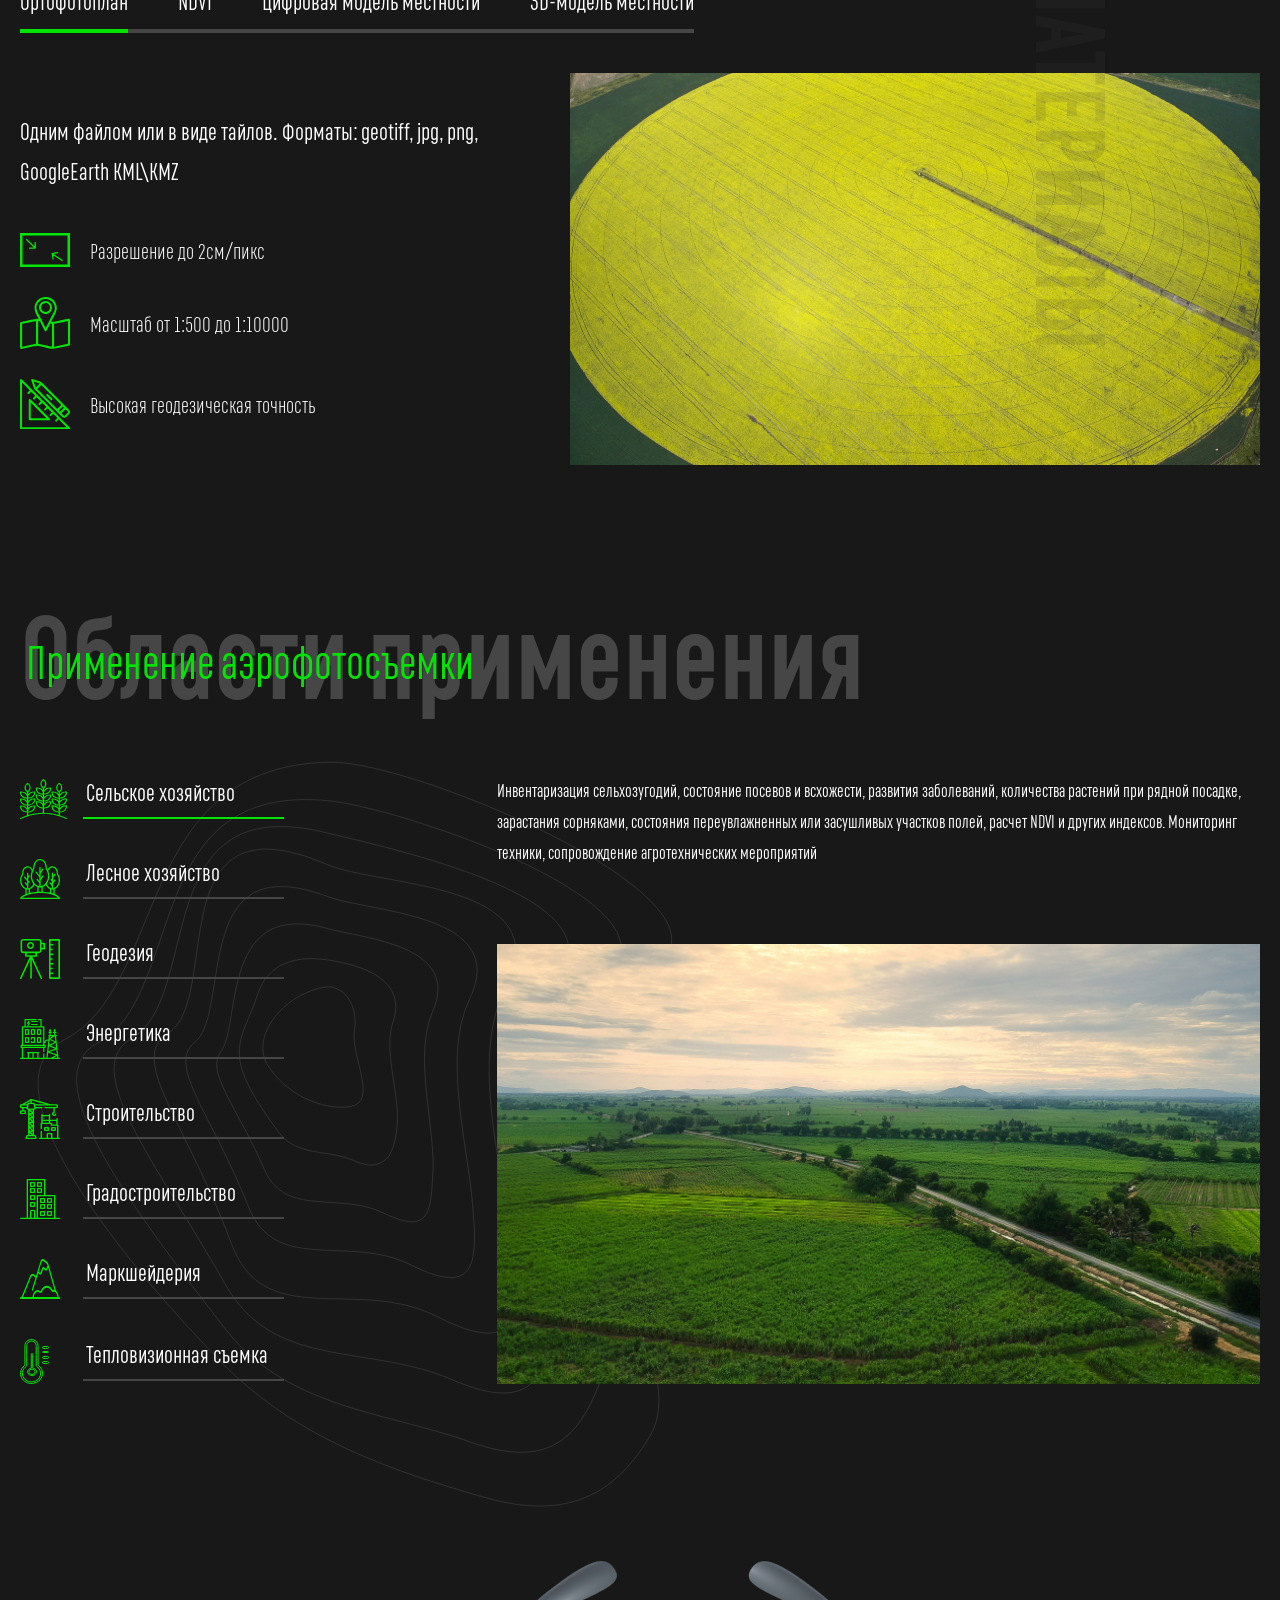
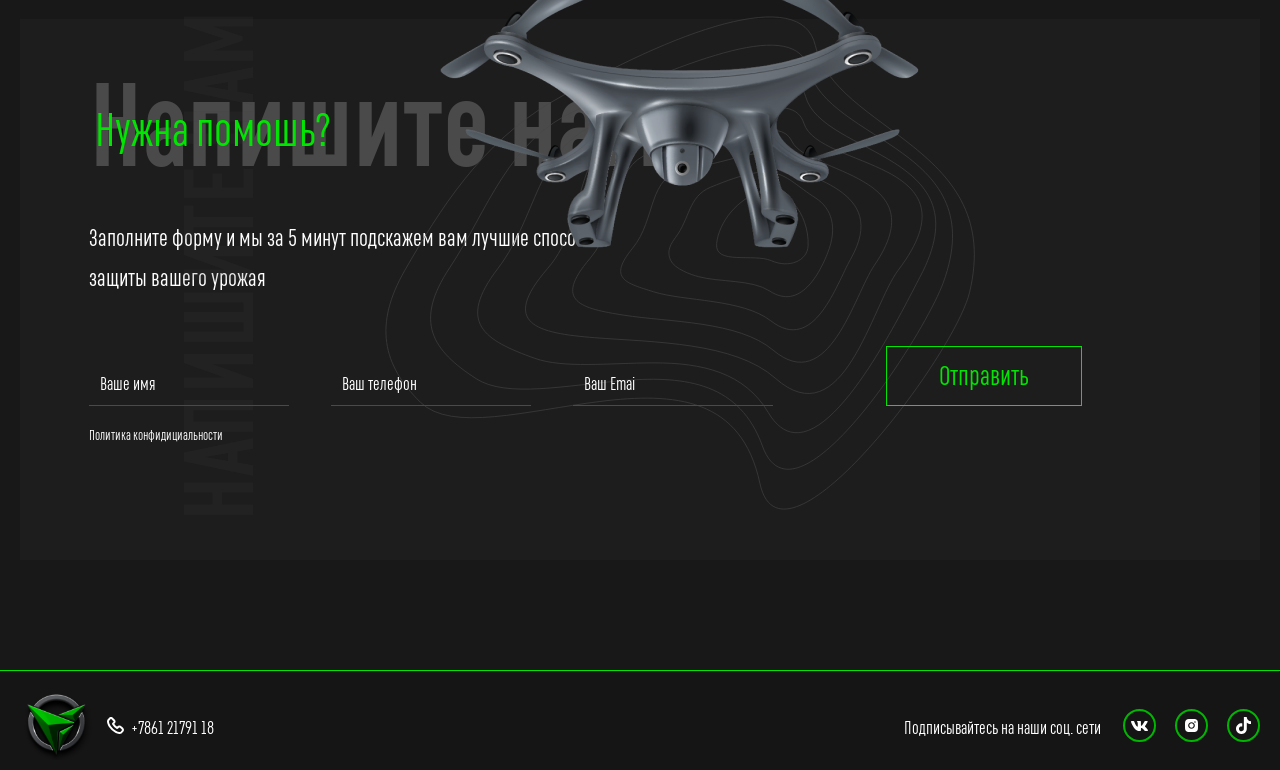
<file: mon.html>
<!DOCTYPE html>
<html lang="en">
<head>
    <meta charset="UTF-8">
    <meta name="viewport" content="width=device-width, initial-scale=1.0">
    <title>Картография и мониторинг</title>
    <link rel="stylesheet" href="style/main.css">
    <meta name="description" content="AgroScout - беспилотные технологии для сельского хозяйства и промышлености">
    <meta name="keywords" content="Дроны, Магазин, Покупка, Беспилотники, Сельское, Хозяйство">
    <link rel="shortcut icon" href="img/logo.ico" type="image/x-icon">
    <link rel="icon" href="img/logo.ico" type="Image/x-icon">
</head>
<body>
    <header>
        <div class="container">
            <div class="header">
                <div class="header__left">
                    <a href="index.html" class="logo"><img src="img/logo.svg" alt="logo"></a>
                    <a href="tel:+375290000000" class="tel"><img src="img/tel.svg" alt="tel">+7861 21791 18</a>
                </div>
                <div class="header__right">
                    <ul>
                        <li><a href="#"><img src="img/vk.svg" alt="vk"></a></li>
                        <li><a href="#"><img src="img/inst.svg" alt="inst"></a></li>
                        <li><a href="#"><img src="img/tt.svg" alt="tt"></a></li>
                    </ul>
                    <div class="langBar"><button>en</button><button>ru</button></div>
                    <div class="menu">
                        <button><img src="img/basket.svg" alt="basket"></button>
                        <button class="btnMenu" id="btnMenu">
                            <img src="img/menu.svg" alt="menu">
                            <div class="pages" id="btnPages">
                                <ul>
                                    <li><a href="index.html"><img src="img/mainImg.svg" alt="mainImg">Главная</a></li>
                                    <li><a href="ento.html"><img src="img/entoImg.svg" alt="entoImg">Энтомофаги</a></li>
                                    <li><a href="opr.html"><img src="img/oprImg.svg" alt="oprImg">Опрыскивание</a></li>
                                    <li><a href="mon.html"><img src="img/mapImg.svg" alt="mapImg">Картография и мониторинг</a></li>
                                    <li><a href="cat.html"><img src="img/prodImg.svg" alt="prodImg">Каталог продукции</a></li>
                                    <li><a href="news.html"><img src="img/newsImg.svg" alt="newsImg">Новости</a></li>
                                    <li><a href="about.html"><img src="img/aboutImg.svg" alt="aboutImg">О компании</a></li>
                                    <li><a href="#"><img src="img/conImg.svg" alt="conImg">Контакты</a></li>
                                </ul>
                                <div class="line"></div>
                                <div class="media">
                                    <a href="#"><img src="img/whatsApp.svg" alt="whatsApp"></a>
                                    <a href="#"><img src="img/tgWhite.svg" alt="tgWhite"></a>
                                    <a href="#"><img src="img/weChat.svg" alt="weChat"></a>
                                </div>
                            </div>
                        </button>
                        <buttpn class="phone"><img src="img/phone.svg" alt="phone"></buttpn>
                    </div>
                </div>
            </div>
        </div>
    </header>
    <section class="mon main">
        <div class="container">
            <div class="plush">
                <div class="plush__content">
                    <div class="plushBg">
                        <img src="img/plush.svg" alt="plush">
                    </div>
                    <div class="textSlide">
                        <button id="arrowBgLeft">
                            <img src="img/arrow.svg" alt="arrow">
                        </button>
                            <ul class="points" id="pointsMain">
                                <li class="active" id="pointBg"></li>
                                <li id="pointBg"></li>
                                <li id="pointBg"></li>
                                <li id="pointBg"></li>
                                <li id="pointBg"></li>
                                <li id="pointBg"></li>
                            </ul>
                            <button id="arrowBgRight">
                                <img src="img/arrow.svg" alt="arrow">
                            </button>
                </div>
                </div>
            </div>
            <div class="mon__text">
                <h1>Агромониторинг для управления бизнесом</h1>
                <p>Высокое качество продукции и хороший урожай - результат точного планирования и быстрого реагирования на возникающие посевам угроз</p>
                <ul>
                    <li><img src="img/setting.svg" alt="setting">Полная автоматизация </li>
                    <li><img src="img/time.svg" alt="time">Оперативность съемки </li>
                    <li><img src="img/tools.svg" alt="tools">Высокая точность</li>
                </ul>
            </div>
        </div>
    </section>
    <section class="bread oprBread">
        <div class="container">
            <ul>
                <li><a href="index.html">Главная</a></li>
                /
                <li class="active"><a href="ento.html">Картография и мониторинг</a></li>
            </ul>
        </div>
    </section>
    <section class="textV vMon">
        <div class="container">
            <h2 class="title">Об Услуге<span>Профессиональная аэрофотосъемка</span></h2>
            <div class="textTran">
                <p>Аэрофотосъемка осуществляется с применением БПЛА Геоскан</p>
                <div class="blockView">
                    <div class="dark" id="darkArr"></div>
                    <div class="arr" id="arr">
                        <div class="line"></div>
                        <button><img src="img/arrowBtn.svg" alt="arrowBtn"></button>
                        <div class="line"></div>
                    </div>
                </div>
            </div>
        </div>
    </section>
    <section class="photoMon">
        <div class="container">
            <h2 class="title">Плюсы аэрофотосъемки<span>Приемущества аэрофотосъемки</span></h2>
            <div class="photoMon__block">
                <div class="item">
                    <h3 class="top">
                        <img src="img/save.svg" alt="save">
                        Низкая цена аэрофотосъемка
                    </h3>
                    <p class="bottom">Стоимость беспилотной аэрофотосъемка в разы меньше стоимости получения данных спутниковой съемки, а также традиционных методов приведения геодезических изысканий.</p>
                </div>
                <div class="item">
                    <h3 class="top">
                        <img src="img/time.svg" alt="time">
                        Высокая производительность
                    </h3>
                    <p class="bottom">За день может быть выполнена съемка до нескольких сотен квадратных километров.</p>
                </div>
                <div class="item">
                    <h3 class="top">
                        <img src="img/display.svg" alt="display">
                        Высокие разрешение снимков 
                    </h3>
                    <p class="bottom">Беспилотники Геоскана позволяют получать снимки с пространственным разрешением до 1см/пикс, что обеспечивает высокий уровень детализации получаемых моделей и ортофотопланов .</p>
                </div>
                <div class="item">
                    <h3 class="top">
                        <img src="img/xyz.svg" alt="xyz">
                        Работа в требуемой системе координат
                    </h3>
                    <p class="bottom">Результаты полета- геопривязанные фотографии, которым в процессе обработки можно задать привязку к необходимой системе координат</p>
                </div>
            </div>
            <div class="pointsBar">
                <div class="point active"></div>
                <div class="point"></div>
                <div class="point"></div>
                <div class="point"></div>
            </div>
            <p class="backText photoMon__textBack">
                преимущества
            </p>
            <div class="photoMon__droneGray">
                <img src="img/droneGray.svg" alt="droneGray">
            </div>
            <div class="photoMon__lines">
                <img src="img/lines.svg" alt="lines">
            </div>
        </div>
    </section>
    <section class="workMon">
        <div class="container">
            <h2 class="title">Как это работает <span>Процесс аэрофотосъемки </span></h2>
            <p class="workMon__text">
                Аэрофотосъемки разделяется на этапы полевых и камеральных работ, при этом набор данных, получаемых по результатам камеральных работ, варьируется в зависимости от требований заказчика
            </p>
            <div class="workMon__block">
                <div class="img">
                    <img src="img/tablet.png" alt="tablet">
                </div>
                <div class="content">
                    <div class="type">
                        <p class="active">Полевые работы</p>
                        <p>Камеральные работы </p>
                    </div>
                    <ul>
                        <li><img src="img/check.svg" alt="check">Получение разрешений на аэрофотосъемку </li>
                        <li><img src="img/check.svg" alt="check">Выполнение аэрофотосъемки с использованием БПЛА </li>
                    </ul>
                    <button>Получить консультацию </button>
                </div>
            </div>
        </div>
    </section>
    <section class="dataMon">
        <div class="container">
            <h2 class="title">Получаемые данные<span>Материалы аэрофотосъемки</span></h2>
            <p class="dataMon__text">Фотограмметрическая  обработка, выполняемая в Pix4D, позволяет получать необходимые данные для дальнейшего использования</p>
            <div class="dataMon__tabBlock">
                <p class="active">Ортофотоплан </p>
                <p>NDVI</p>
                <p>Цифровая модель местности</p>
                <p id="textMin">3D-модель местности</p>
            </div>
            <div class="dataMon__block">
                <div class="content">
                    <p>Одним файлом или в виде тайлов. Форматы: geotiff, jpg, png, GoogleEarth KML\KMZ</p>
                    <ul>
                        <li><img src="img/display.svg" alt="display">Разрешение до 2см/пикс</li>
                        <li><img src="img/map.svg" alt="map">Масштаб от 1:500 до 1:10000</li>
                        <li><img src="img/tools.svg" alt="tool">Высокая геодезическая  точность</li>
                    </ul>
                </div>
                <div class="img">
                    <img src="img/land.jpg" alt="land">
                </div>
            </div>
            <p class="backText dataMon__textBack">
                материалы
            </p>
        </div>
    </section>
    <section class="eplMon">
        <div class="container">
            <h2 class="title">Области применения<span>Применение аэрофотосъемки </span></h2>
            <div class="eplMon__block">
                <ul>
                    <li class="active">
                        <img src="img/har.svg" alt="har">
                        <p>Сельское хозяйство </p>
                    </li>
                    <li>
                        <img src="img/for.svg" alt="for">
                        <p>Лесное хозяйство</p>
                    </li>
                    <li>
                        <img src="img/pr.svg" alt="pr">
                        <p>Геодезия</p>
                    </li>
                    <li>
                        <img src="img/plant.svg" alt="plant">
                        <p>Энергетика</p>
                    </li>
                    <li>
                        <img src="img/build.svg" alt="build">
                        <p>Строительство</p>
                    </li>
                    <li>
                        <img src="img/city.svg" alt="city">
                        <p>Градостроительство</p>
                    </li>
                    <li>
                       <img src="img/moun.svg" alt="moun">
                        <p>Маркшейдерия</p>
                    </li>
                    <li>
                        <img src="img/th.svg" alt="th">
                        <p>Тепловизионная съемка</p>
                    </li>
                </ul>
                <div class="tabContent">
                    <p>Инвентаризация сельхозугодий, состояние посевов и всхожести, развития заболеваний, количества растений при рядной посадке, зарастания сорняками, состояния переувлажненных или засушливых участков полей, расчет  NDVI и других индексов. Мониторинг техники, сопровождение агротехнических мероприятий  </p>
                    <img src="img/land2.jpg" alt="land">
                </div>
            </div>
            <div class="eplMon__lines">
                <img src="img/lines.svg" alt="lines">
            </div>
        </div>
    </section>
    <section class="email emailText">
        <div class="container">
            <div class="email__block">
                <h2 class="title">
                    Напишите нам
                    <span>Нужна помошь?</span>
                </h2>
                <p>Заполните форму  и мы за 5 минут подскажем вам лучшие способы защиты вашего урожая </p>
                <form>
                    <div class="inputs">
                        <div class="input">
                            <input type="text" id="text" placeholder="" autocomplete="off">
                            <label for="text">Ваше имя </label>
                        </div>
                        <div class="input">
                        <input type="tel" id="telephone" placeholder="" autocomplete="off">
                        <label for="telephone">Ваш телефон</label>
                        </div>
                        <div class="input">
                        <input type="email" id="mail" placeholder="">
                        <label for="mail">Ваш Emai</label>
                        </div>
                    </div>
                    <button>Отправить</button>
                </form>
                <a href="#">Политика конфидициальности</a>
            </div>
            <div class="bgLine">
                <img src="img/bgLine.svg" alt="bgLine">
            </div>
            <div class="grDr">
                <img src="img/grDr.png" alt="grDr">
            </div>
            <p class="backText emailText__textBack">
                напишите нам
            </p>
        </div>
    </section>
    <footer>
        <div class="container">
            <div class="footer">
                <div class="footer__left">
                    <a href="index.html" class="logo"><img src="img/logo.svg" alt="logo"></a>
                    <a href="tel:+37529000000" class="tel"><img src="img/tel.svg" alt="tel">+7861 21791 18</a>
                </div>
                <div class="footer__right">
                    <p>Подписывайтесь на наши соц. сети</p>
                    <ul>
                        <li><a href="#"><img src="img/vk.svg" alt="vk"></a></li>
                        <li><a href="#"><img src="img/inst.svg" alt="inst"></a></li>
                        <li><a href="#"><img src="img/tt.svg" alt="tt"></a></li>
                    </ul>
                </div>
            </div>
        </div>
    </footer>
    <script src="scripts/script.js"></script>
</body>
</html>
</file>
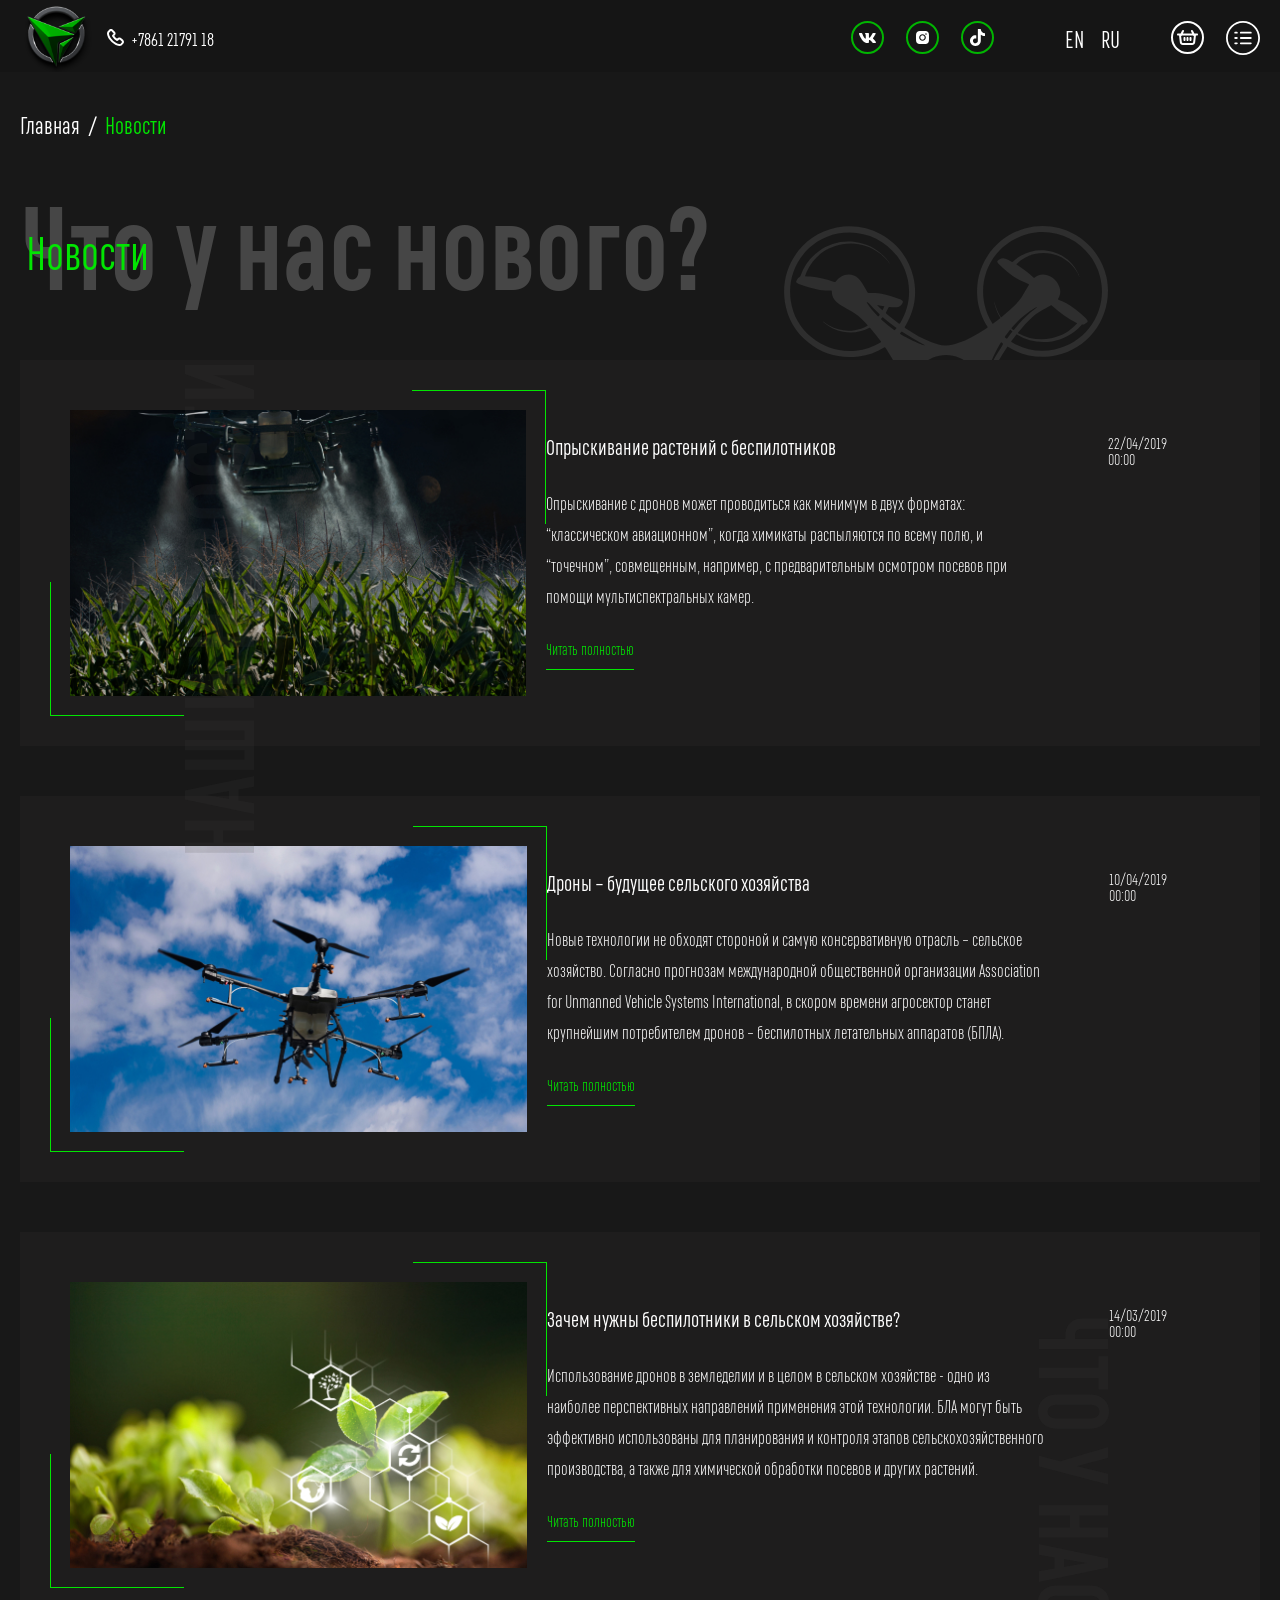
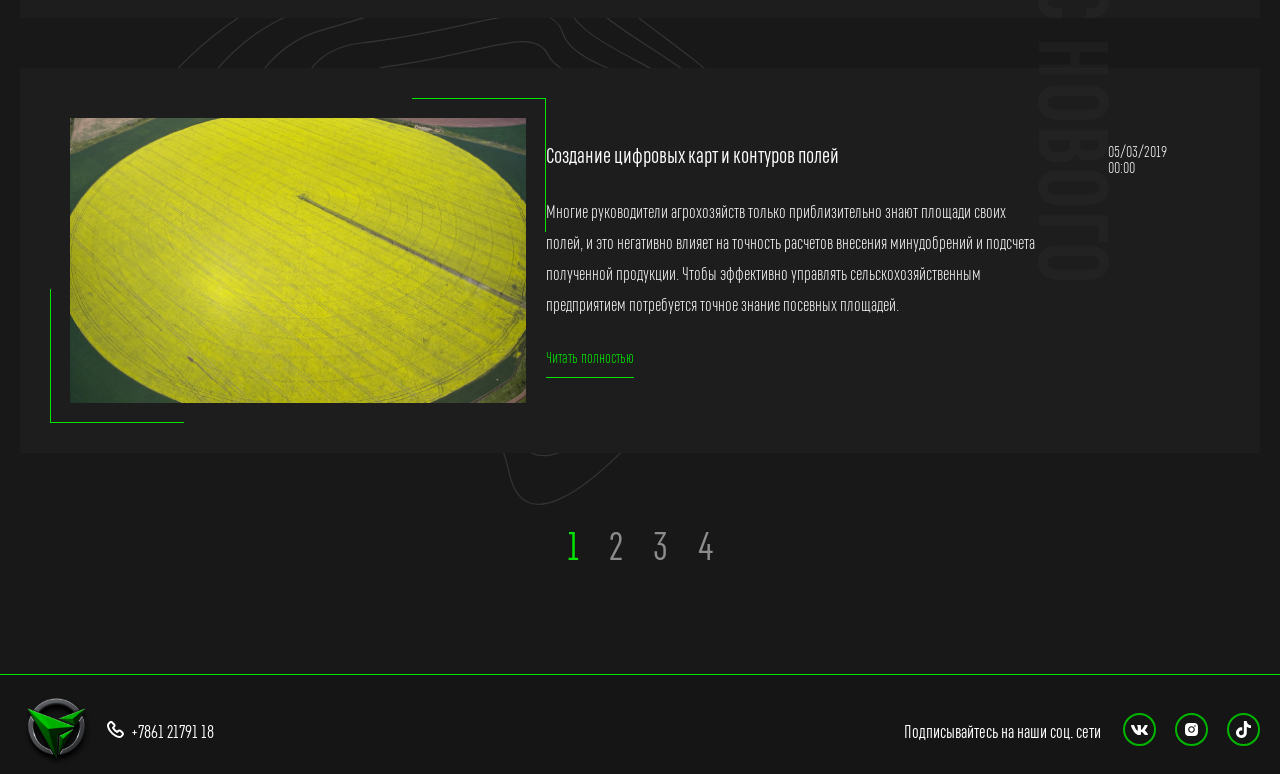
<file: news.html>
<!DOCTYPE html>
<html lang="en">
<head>
    <meta charset="UTF-8">
    <meta name="viewport" content="width=device-width, initial-scale=1.0">
    <title>Новости</title>
    <link rel="stylesheet" href="style/main.css">
    <meta name="description" content="AgroScout - беспилотные технологии для сельского хозяйства и промышлености">
    <meta name="keywords" content="Дроны, Магазин, Покупка, Беспилотники, Сельское, Хозяйство">
    <link rel="shortcut icon" href="img/logo.ico" type="image/x-icon">
    <link rel="icon" href="img/logo.ico" type="Image/x-icon">
</head>
<body>
    <header>
        <div class="container">
            <div class="header">
                <div class="header__left">
                    <a href="index.html" class="logo"><img src="img/logo.svg" alt="logo"></a>
                    <a href="tel:+375290000000" class="tel"><img src="img/tel.svg" alt="tel">+7861 21791 18</a>
                </div>
                <div class="header__right">
                    <ul>
                        <li><a href="#"><img src="img/vk.svg" alt="vk"></a></li>
                        <li><a href="#"><img src="img/inst.svg" alt="inst"></a></li>
                        <li><a href="#"><img src="img/tt.svg" alt="tt"></a></li>
                    </ul>
                    <div class="langBar"><button>en</button><button>ru</button></div>
                    <div class="menu">
                        <button><img src="img/basket.svg" alt="basket"></button>
                        <button class="btnMenu" id="btnMenu">
                            <img src="img/menu.svg" alt="menu">
                            <div class="pages" id="btnPages">
                                <ul>
                                    <li><a href="index.html"><img src="img/mainImg.svg" alt="mainImg">Главная</a></li>
                                    <li><a href="ento.html"><img src="img/entoImg.svg" alt="entoImg">Энтомофаги</a></li>
                                    <li><a href="opr.html"><img src="img/oprImg.svg" alt="oprImg">Опрыскивание</a></li>
                                    <li><a href="mon.html"><img src="img/mapImg.svg" alt="mapImg">Картография и мониторинг</a></li>
                                    <li><a href="cat.html"><img src="img/prodImg.svg" alt="prodImg">Каталог продукции</a></li>
                                    <li><a href="news.html"><img src="img/newsImg.svg" alt="newsImg">Новости</a></li>
                                    <li><a href="about.html"><img src="img/aboutImg.svg" alt="aboutImg">О компании</a></li>
                                    <li><a href="#"><img src="img/conImg.svg" alt="conImg">Контакты</a></li>
                                </ul>
                                <div class="line"></div>
                                <div class="media">
                                    <a href="#"><img src="img/whatsApp.svg" alt="whatsApp"></a>
                                    <a href="#"><img src="img/tgWhite.svg" alt="tgWhite"></a>
                                    <a href="#"><img src="img/weChat.svg" alt="weChat"></a>
                                </div>
                            </div>
                        </button>
                        <buttpn class="phone"><img src="img/phone.svg" alt="phone"></buttpn>
                    </div>
                </div>
            </div>
        </div>
    </header>
    <section class="bread breadNews">
        <div class="container">
            <ul>
                <li><a href="index.html">Главная</a></li>
                /
                <li class="active"><a href="ento.html">Новости</a></li>
            </ul>
        </div>
    </section>

    <section class="newsBlock">
        <div class="container">
            <h2 class="title">Что у нас нового?<span>Новости</span></h2>
            <div class="newsBlock__block">
                <div class="item">
                    <div class="img">
                        <img src="img/news1.jpg" alt="news1">
                    </div>
                    <div class="content">
                        <div class="info">
                            <h3>Опрыскивание растений с беспилотников</h3>
                            <p>Опрыскивание с дронов может проводиться как минимум в двух форматах: “классическом авиационном”, когда химикаты распыляются по всему полю, и “точечном”, совмещенным, например, с предварительным осмотром посевов при помощи мультиспектральных камер.</p>
                            <a href="#">Читать полностью</a>
                        </div>
                        <div class="time">22/04/2019 00:00</div>
                    </div>
                </div>
                <div class="item">
                    <div class="img">
                        <img src="img/news2.jpg" alt="news2">
                    </div>
                    <div class="content">
                        <div class="info">
                            <h3>Дроны – будущее сельского хозяйства</h3>
                            <p>Новые технологии не обходят стороной и самую консервативную отрасль – сельское хозяйство. Согласно прогнозам международной общественной организации Association for Unmanned Vehicle Systems International, в скором времени агросектор станет крупнейшим потребителем дронов – беспилотных летательных аппаратов (БПЛА).</p>
                            <a href="#">Читать полностью</a>
                        </div>
                        <div class="time">10/04/2019 00:00</div>
                    </div>
                </div>
                <div class="item">
                    <div class="img">
                        <img src="img/news3.jpg" alt="news3">
                    </div>
                    <div class="content">
                        <div class="info">
                            <h3>Зачем нужны беспилотники в сельском хозяйстве?</h3>
                            <p>Использование дронов в земледелии и в целом в сельском хозяйстве - одно из наиболее перспективных направлений применения этой технологии. БЛА могут быть эффективно использованы для планирования и контроля этапов сельскохозяйственного производства, а также для химической обработки посевов и других растений. </p>
                            <a href="#">Читать полностью</a>
                        </div>
                        <div class="time">14/03/2019 00:00</div>
                    </div>
                </div>
                <div class="item">
                    <div class="img">
                        <img src="img/news4.jpg" alt="news4">
                    </div>
                    <div class="content">
                        <div class="info">
                            <h3>Создание цифровых карт и контуров полей</h3>
                            <p>Многие руководители агрохозяйств только приблизительно знают площади своих полей, и это негативно влияет на точность расчетов внесения минудобрений и подсчета полученной продукции. Чтобы эффективно управлять сельскохозяйственным предприятием потребуется точное знание посевных площадей.</p>
                            <a href="#">Читать полностью</a>
                        </div>
                        <div class="time">05/03/2019 00:00</div>
                    </div>
                </div>
            </div>
            <ul class="indexNews">
                <li class="active"><a href="#">1</a></li>
                <li><a href="#">2</a></li>
                <li><a href="#">3</a></li>
                <li><a href="#">4</a></li>
            </ul>
            <p class="backText newsBlock__topText">
                наши новости
            </p>
            <p class="backText newsBlock__bottomText">
                что у нас нового
            </p>
            <div class="newsBlock__droneGray">
                <img src="img/droneGray.svg" alt="droneGray">
            </div>
            <div class="newsBlock__bgLine">
                <img src="img/bgLine.svg" alt="bgLine">
            </div>
        </div>
    </section>
    <footer>
        <div class="container">
            <div class="footer">
                <div class="footer__left">
                    <a href="index.html" class="logo"><img src="img/logo.svg" alt="logo"></a>
                    <a href="tel:+37529000000" class="tel"><img src="img/tel.svg" alt="tel">+7861 21791 18</a>
                </div>
                <div class="footer__right">
                    <p>Подписывайтесь на наши соц. сети</p>
                    <ul>
                        <li><a href="#"><img src="img/vk.svg" alt="vk"></a></li>
                        <li><a href="#"><img src="img/inst.svg" alt="inst"></a></li>
                        <li><a href="#"><img src="img/tt.svg" alt="tt"></a></li>
                    </ul>
                </div>
            </div>
        </div>
    </footer>
    <script src="scripts/script.js"></script>
</body>
</html>
</file>
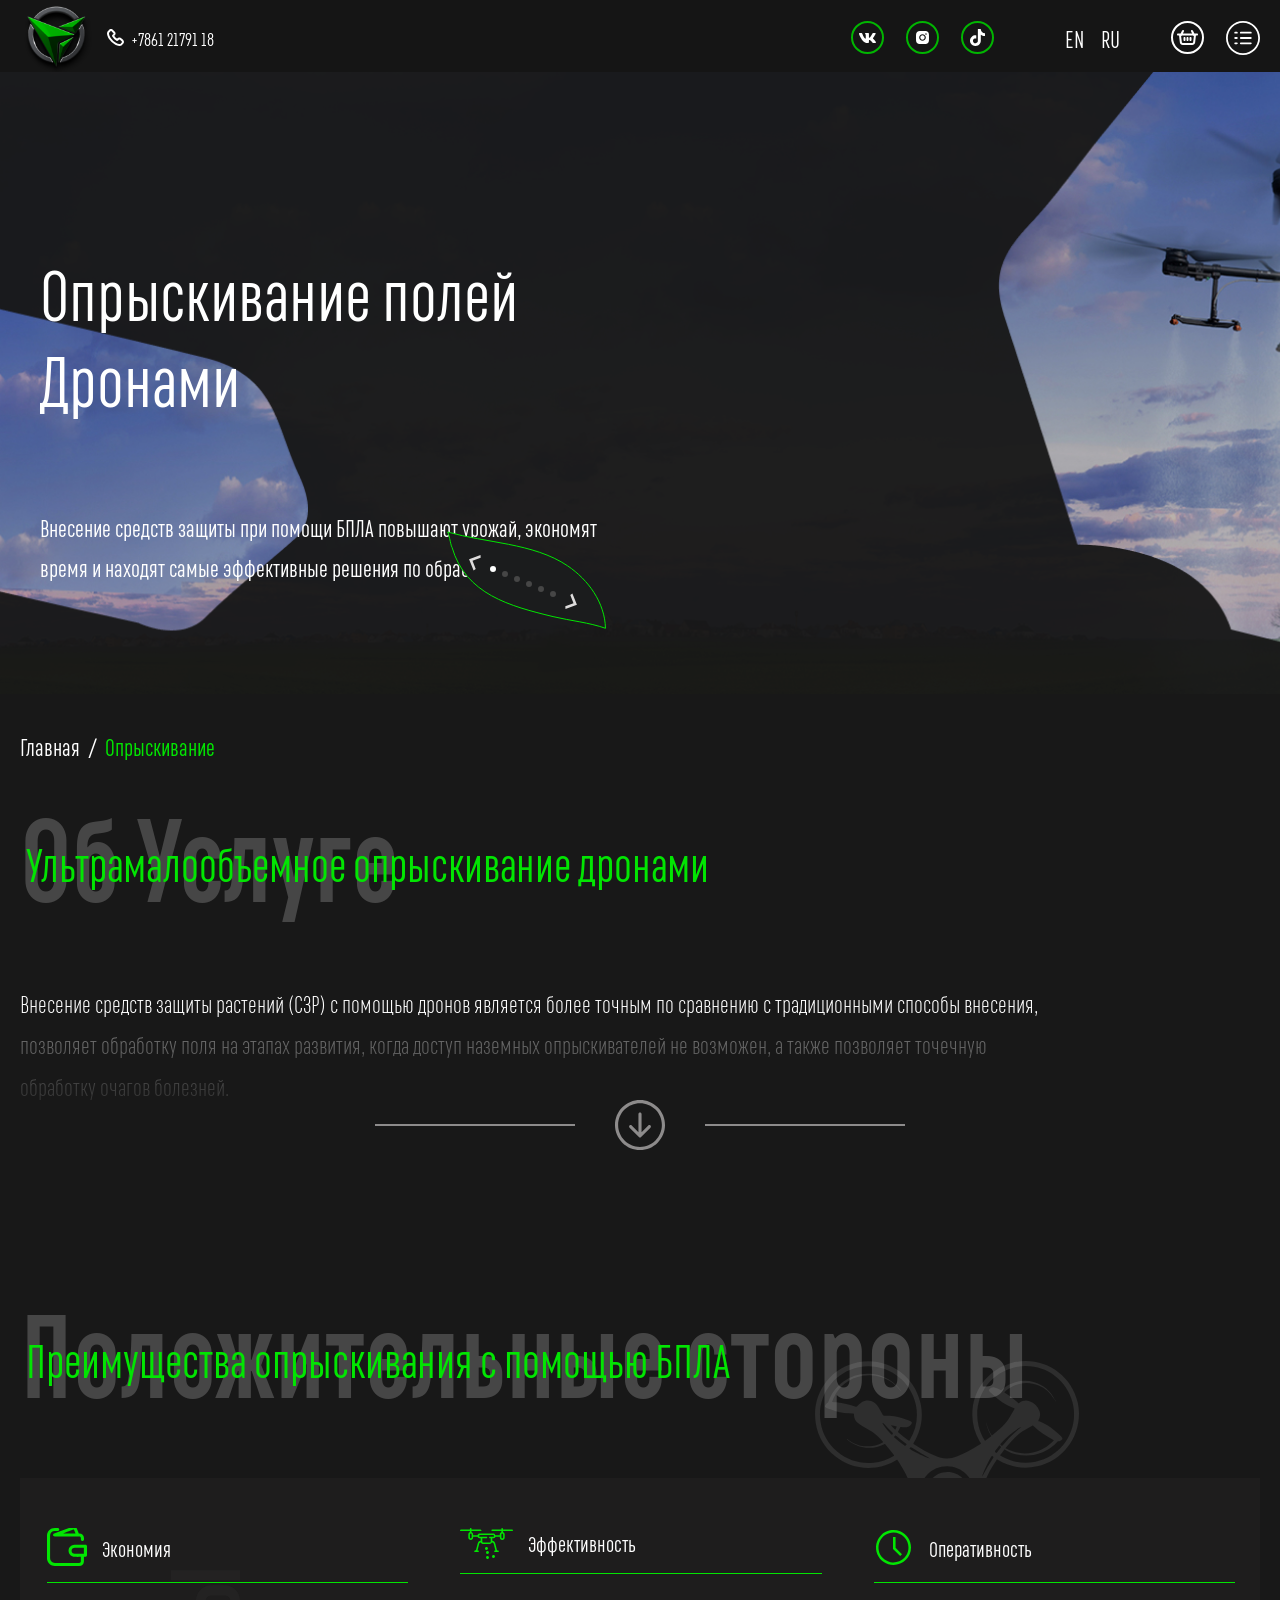
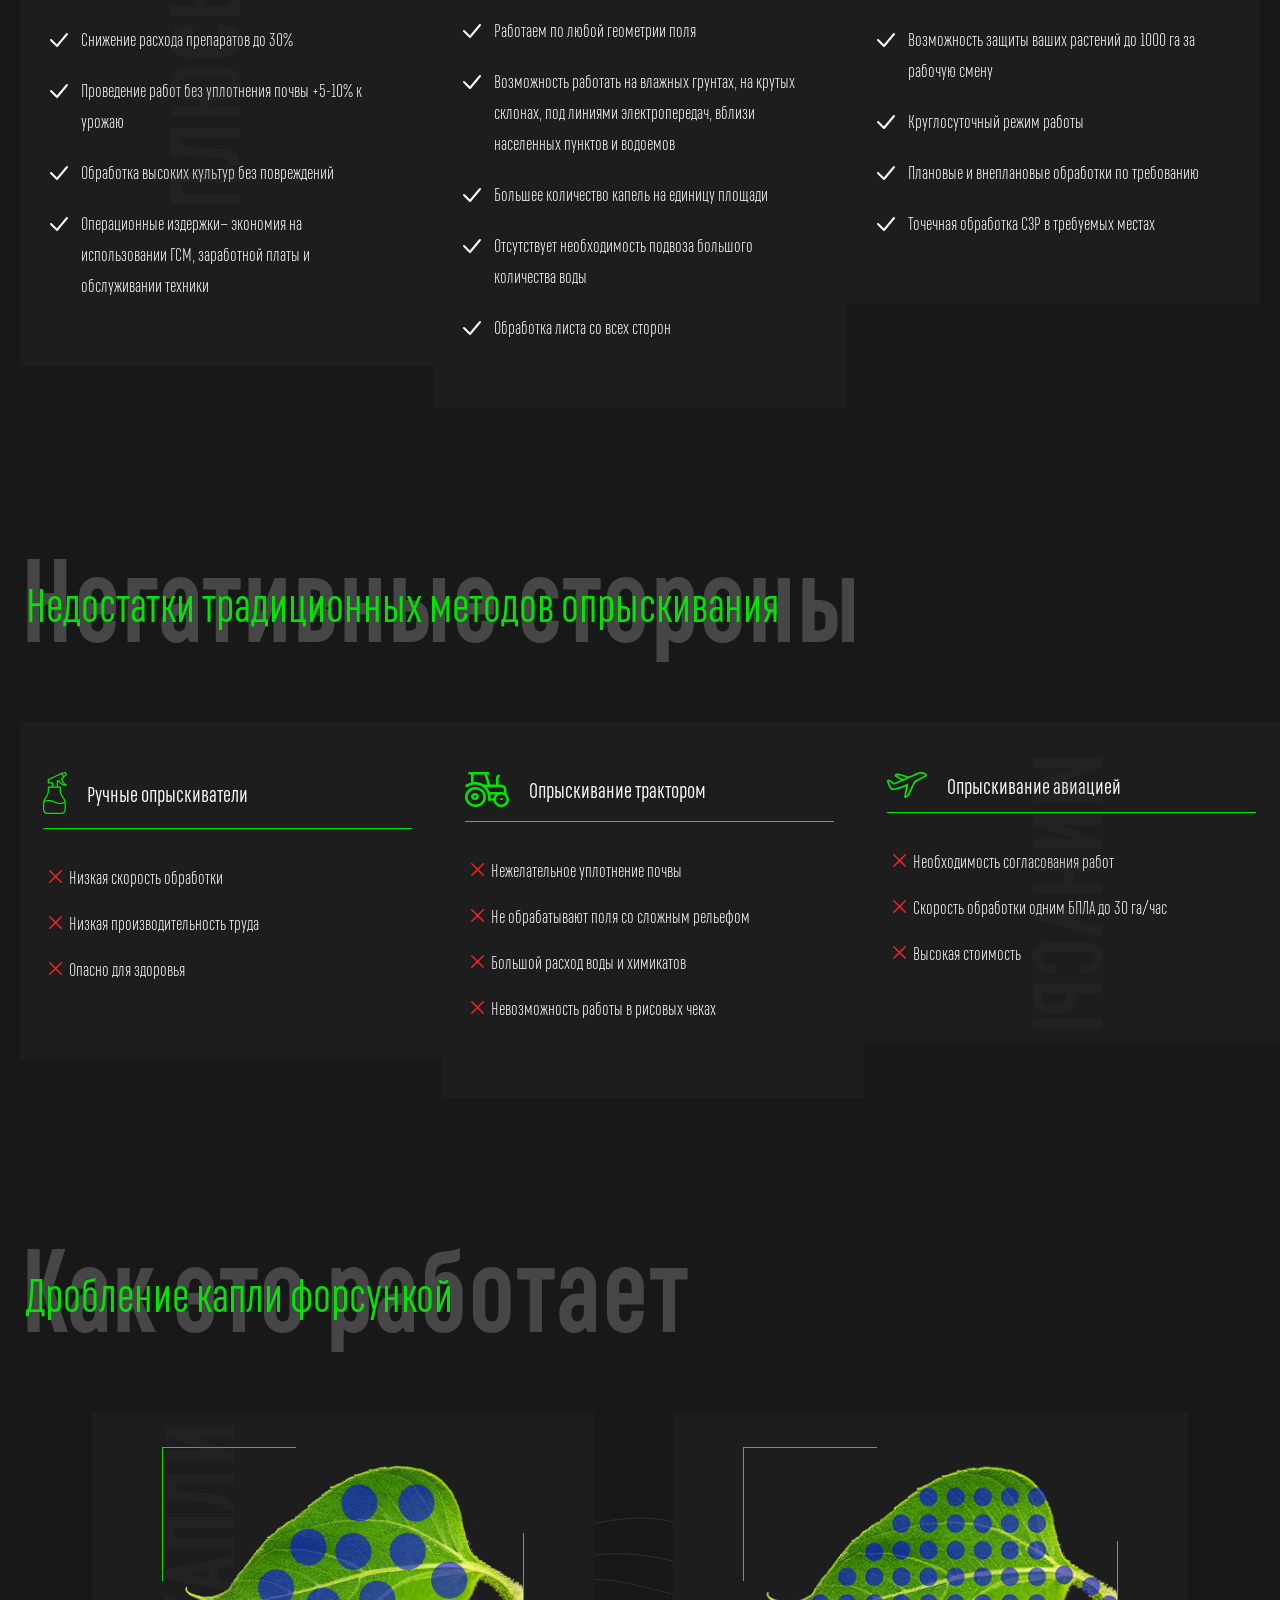
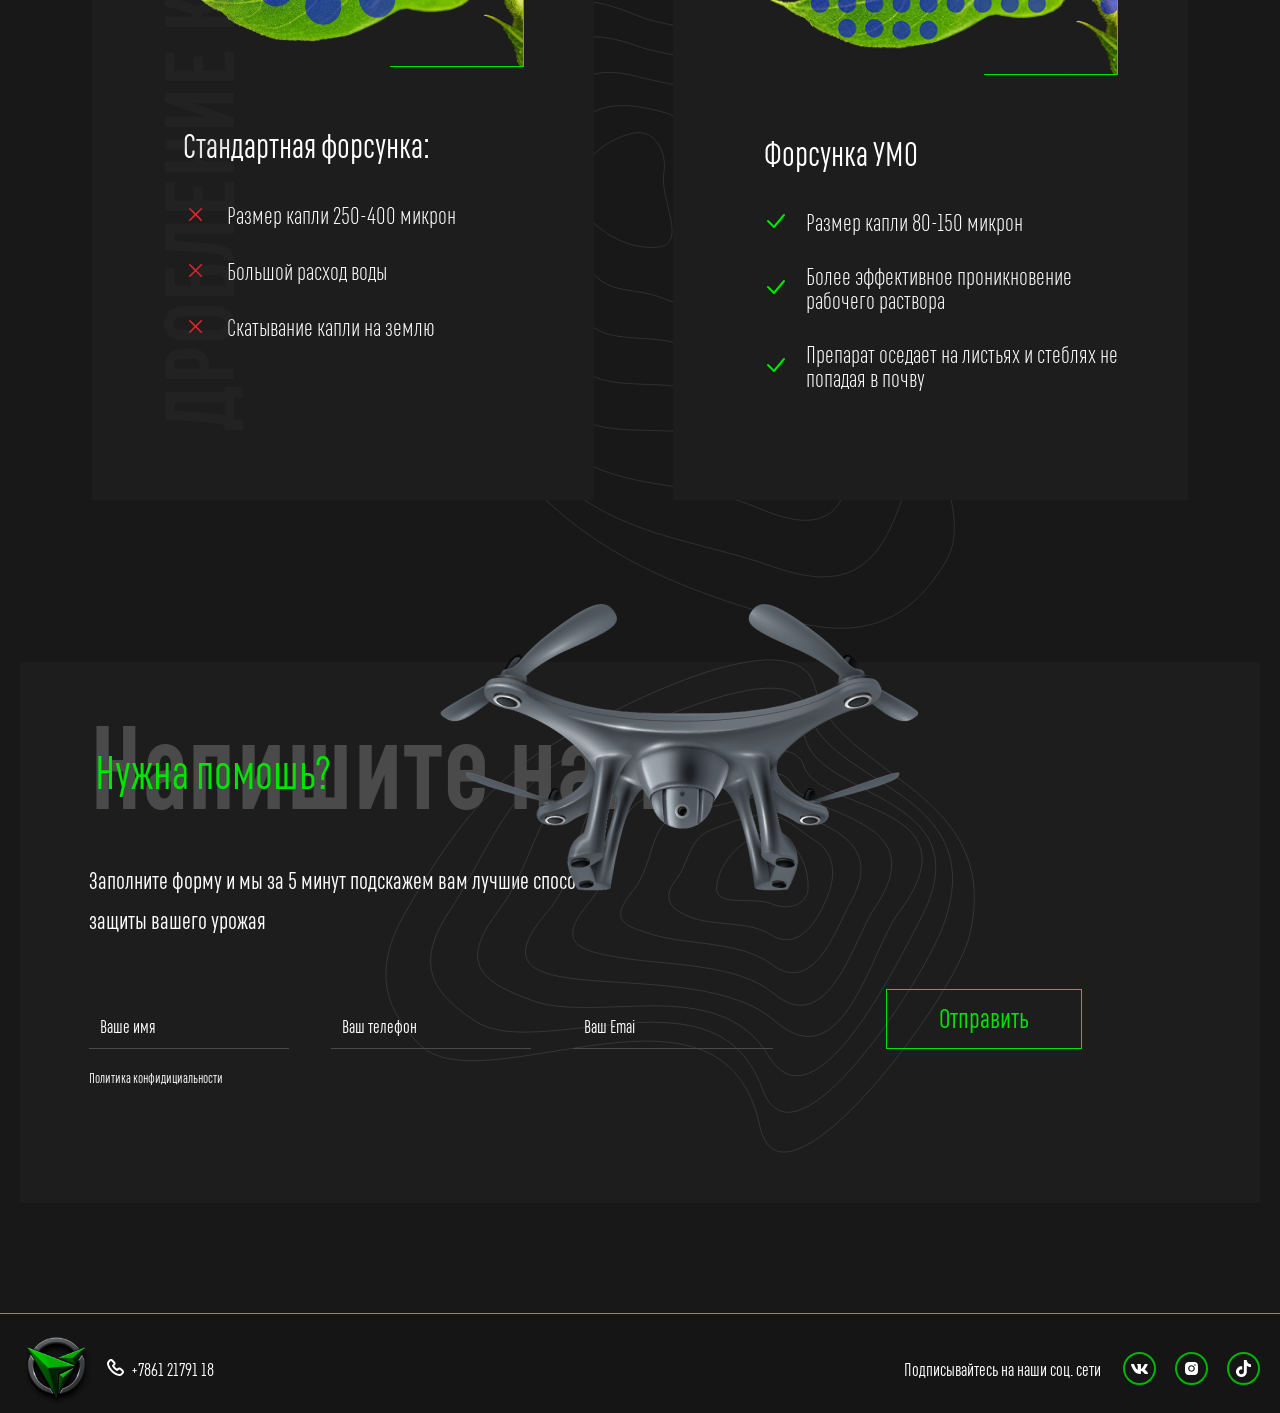
<file: opr.html>
<!DOCTYPE html>
<html lang="en">
<head>
    <meta charset="UTF-8">
    <meta name="viewport" content="width=device-width, initial-scale=1.0">
    <title>Опрыскивание</title>
    <link rel="stylesheet" href="style/main.css">
    <meta name="description" content="AgroScout - беспилотные технологии для сельского хозяйства и промышлености">
    <meta name="keywords" content="Дроны, Магазин, Покупка, Беспилотники, Сельское, Хозяйство">
    <link rel="shortcut icon" href="img/logo.ico" type="image/x-icon">
    <link rel="icon" href="img/logo.ico" type="Image/x-icon">
</head>
<body>
    <header>
        <div class="container">
            <div class="header">
                <div class="header__left">
                    <a href="index.html" class="logo"><img src="img/logo.svg" alt="logo"></a>
                    <a href="tel:+375290000000" class="tel"><img src="img/tel.svg" alt="tel">+7861 21791 18</a>
                </div>
                <div class="header__right">
                    <ul>
                        <li><a href="#"><img src="img/vk.svg" alt="vk"></a></li>
                        <li><a href="#"><img src="img/inst.svg" alt="inst"></a></li>
                        <li><a href="#"><img src="img/tt.svg" alt="tt"></a></li>
                    </ul>
                    <div class="langBar"><button>en</button><button>ru</button></div>
                    <div class="menu">
                        <button><img src="img/basket.svg" alt="basket"></button>
                        <button class="btnMenu" id="btnMenu">
                            <img src="img/menu.svg" alt="menu">
                            <div class="pages" id="btnPages">
                                <ul>
                                    <li><a href="index.html"><img src="img/mainImg.svg" alt="mainImg">Главная</a></li>
                                    <li><a href="ento.html"><img src="img/entoImg.svg" alt="entoImg">Энтомофаги</a></li>
                                    <li><a href="opr.html"><img src="img/oprImg.svg" alt="oprImg">Опрыскивание</a></li>
                                    <li><a href="mon.html"><img src="img/mapImg.svg" alt="mapImg">Картография и мониторинг</a></li>
                                    <li><a href="cat.html"><img src="img/prodImg.svg" alt="prodImg">Каталог продукции</a></li>
                                    <li><a href="news.html"><img src="img/newsImg.svg" alt="newsImg">Новости</a></li>
                                    <li><a href="about.html"><img src="img/aboutImg.svg" alt="aboutImg">О компании</a></li>
                                    <li><a href="#"><img src="img/conImg.svg" alt="conImg">Контакты</a></li>
                                </ul>
                                <div class="line"></div>
                                <div class="media">
                                    <a href="#"><img src="img/whatsApp.svg" alt="whatsApp"></a>
                                    <a href="#"><img src="img/tgWhite.svg" alt="tgWhite"></a>
                                    <a href="#"><img src="img/weChat.svg" alt="weChat"></a>
                                </div>
                            </div>
                        </button>
                        <buttpn class="phone"><img src="img/phone.svg" alt="phone"></buttpn>
                    </div>
                </div>
            </div>
        </div>
    </header>
    <div class="opr main">
        <div class="container">
            <div class="plush">
                <div class="plush__content">
                    <div class="plushBg">
                        <img src="img/plush.svg" alt="plush">
                    </div>
                    <div class="textSlide">
                        <button id="arrowBgLeft">
                            <img src="img/arrow.svg" alt="arrow">
                        </button>
                            <ul class="points" id="pointsMain">
                                <li class="active" id="pointBg"></li>
                                <li id="pointBg"></li>
                                <li id="pointBg"></li>
                                <li id="pointBg"></li>
                                <li id="pointBg"></li>
                                <li id="pointBg"></li>
                            </ul>
                            <button id="arrowBgRight">
                                <img src="img/arrow.svg" alt="arrow">
                            </button>
                </div>
                </div>
            </div>

            <div class="opr__text">
                <h1>Опрыскивание полей Дронами</h1>
                <p>Внесение  средств защиты  при помощи БПЛА повышают урожай, экономят время и находят самые эффективные решения по обработке полей.</p>
            </div>
        </div>
    </div>
    <section class="bread oprBread">
        <div class="container">
            <ul>
                <li><a href="index.html">Главная</a></li>
                /
                <li class="active"><a href="ento.html">Опрыскивание</a></li>
            </ul>
        </div>
    </section>
    <section class="textV vOpr">
        <div class="container">
            <h2 class="title">Об Услуге<span>Ультрамалообъемное опрыскивание дронами</span></h2>
            <div class="textTran">
                <p>Внесение средств защиты растений (СЗР) с помощью дронов является более точным по сравнению с традиционными способы внесения, позволяет обработку поля на этапах развития, когда доступ наземных опрыскивателей не возможен, а также позволяет точечную обработку очагов болезней.</p>
                <div class="blockView">
                    <div class="dark" id="darkArr"></div>
                    <div class="arr" id="arr">
                        <div class="line"></div>
                        <button><img src="img/arrowBtn.svg" alt="arrowBtn"></button>
                        <div class="line"></div>
                    </div>
                </div>
            </div>
        </div>
    </section>
    <section class="plusOpr">
        <div class="container">
            <h2 class="title">Положительные стороны<span>Преимущества опрыскивания с помощью БПЛА</span></h2>
            <div class="plusOpr__block">
                <div class="item">
                    <div class="top">
                        <h3><img src="img/wal.svg" alt="wal">Экономия</h3>
                    </div>
                    <ul class="bottom">
                        <li>
                            <img src="img/check.svg" alt="check">
                            <p>Снижение расхода препаратов до 30%</p>
                        </li>
                        <li>
                            <img src="img/check.svg" alt="check">
                            <p>Проведение работ без уплотнения почвы +5-10% к урожаю</p>
                        </li>
                        <li>
                            <img src="img/check.svg" alt="check">
                            <p>Обработка высоких культур без повреждений</p>
                        </li>
                        <li>
                            <img src="img/check.svg" alt="check">
                            <p>Операционные издержки— экономия на использовании ГСМ, заработной платы и обслуживании техники</p>
                        </li>
                    </ul>
                </div>
                <div class="item">
                    <div class="top">
                        <h3><img src="img/oIc.svg" alt="oIc">Эффективность</h3>
                    </div>
                    <ul class="bottom">
                        <li>
                            <img src="img/check.svg" alt="check">
                            <p>Работаем по любой геометрии поля</p>
                        </li>
                        <li>
                            <img src="img/check.svg" alt="check">
                            <p>Возможность работать на влажных грунтах, на крутых склонах, под линиями электропередач, вблизи населенных пунктов и водоемов</p>
                        </li>
                        <li>
                            <img src="img/check.svg" alt="check">
                            <p>Большее количество капель на единицу площади</p>
                        </li>
                        <li>
                            <img src="img/check.svg" alt="check">
                            <p>Отсутствует необходимость подвоза большого количества воды</p>
                        </li>
                        <li>
                            <img src="img/check.svg" alt="check">
                            <p>Обработка листа со всех сторон</p>
                        </li>
                    </ul>
                </div>
                <div class="item">
                    <div class="top">
                        <h3><img src="img/time.svg" alt="time">Оперативность </h3>
                    </div>
                    <ul class="bottom">
                        <li>
                            <img src="img/check.svg" alt="check">
                            <p>Возможность защиты ваших растений до 1000 га за рабочую смену</p>
                        </li>
                        <li>
                            <img src="img/check.svg" alt="check">
                            <p>Круглосуточный режим работы</p>
                        </li>
                        <li>
                            <img src="img/check.svg" alt="check">
                            <p>Плановые и внеплановые обработки по требованию</p>
                        </li>
                        <li>
                            <img src="img/check.svg" alt="check">
                            <p>Точечная обработка СЗР в требуемых местах</p>
                        </li>
                    </ul>
                </div>
            </div>
            <div class="pointsBar">
                <div class="point active"></div>
                <div class="point"></div>
                <div class="point"></div>
            </div>
            <div class="plusOpr__droneGray">
                <img src="img/droneGray.svg" alt="droneGray">
            </div>
            <p class="backText plusOpr__textBack">
                плюсы
            </p>
        </div>
    </section>
    <section class="minOpr">
        <div class="container">
            <h2 class="title">Негативные  стороны<span>Недостатки традиционных методов опрыскивания</span></h2>
            <div class="minOpr__block">
                <div class="item">
                    <div class="top">
                        <h3><img src="img/spr.svg" alt="spr">Ручные опрыскиватели</h3>
                    </div>
                    <ul class="bottom">
                        <li><img src="img/close.svg" alt="close">Низкая скорость обработки</li>
                        <li><img src="img/close.svg" alt="close">Низкая производительность труда</li>
                        <li><img src="img/close.svg" alt="close">Опасно для здоровья</li>
                    </ul>
                </div>
                <div class="item">
                    <div class="top">
                        <h3><img src="img/trac.svg" alt="trac">Опрыскивание трактором</h3>
                    </div>
                    <ul class="bottom">
                        <li><img src="img/close.svg" alt="close">Нежелательное уплотнение почвы</li>
                        <li><img src="img/close.svg" alt="close">Не обрабатывают поля со сложным рельефом</li>
                        <li><img src="img/close.svg" alt="close">Большой расход воды и химикатов</li>
                        <li><img src="img/close.svg" alt="close">Невозможность работы в рисовых чеках</li>
                    </ul>
                </div>
                <div class="item">
                    <div class="top">
                        <h3><img src="img/fly.svg" alt="fly">Опрыскивание авиацией</h3>
                    </div>
                    <ul class="bottom">
                        <li><img src="img/close.svg" alt="close">Необходимость согласования работ</li>
                        <li><img src="img/close.svg" alt="close">Скорость обработки одним БПЛА до 30 га/час</li>
                        <li><img src="img/close.svg" alt="close">Высокая стоимость</li>
                    </ul>
                </div>
            </div>
            <div class="pointsBar">
                <div class="point active"></div>
                <div class="point"></div>
                <div class="point"></div>
            </div>
            <p class="backText minOpr__textBack">
                минусы
            </p>
        </div>
    </section>
    <section class="howWork">
        <div class="container">
            <h2 class="title">Как это работает<span> Дробление капли форсункой</span></h2>
            <div class="howWork__block">
                <div class="item">
                    <div class="img">
                        <img src="img/listBigPoints.png" alt="listBigPoints">
                    </div>
                    <div class="text">
                        <h3>Стандартная форсунка:</h3>
                        <ul>                    
                        <li>
                            <img src="img/close.svg" alt="close">
                            <p>Размер капли 250-400 микрон</p>
                        </li>
                        <li>
                            <img src="img/close.svg" alt="close">
                            <p>Большой расход воды</p>
                        </li>
                        <li>
                            <img src="img/close.svg" alt="close">
                            <p>Скатывание капли на землю</p>
                        </li>
                        </ul>
                    </div>
                </div>
                <div class="item">
                    <div class="img">
                        <img src="img/listLittlePoints.png" alt="listLittlePoints">
                    </div>
                    <div class="text">
                        <h3>Форсунка УМО</h3>
                        <ul>                    
                        <li>
                            <img src="img/greenCheck.svg" alt="greenCheck">
                            <p>Размер капли 80-150 микрон</p>
                        </li>
                        <li>
                            <img src="img/greenCheck.svg" alt="greenCheck">
                            <p>Более эффективное проникновение рабочего раствора</p>
                        </li>
                        <li>
                            <img src="img/greenCheck.svg" alt="greenCheck">
                            <p>Препарат оседает на листьях и стеблях не попадая в почву</p>
                        </li>
                        </ul>
                    </div>
                </div>
            </div>
            <div class="pointsBar">
                <div class="point"></div>
                <div class="point"></div>
                <div class="point"></div>
            </div>
            <p class="backText howWork__textBack">
                дробление капли
            </p>
            <div class="howWork__lines">
                <img src="img/lines.svg" alt="lines">
            </div>
        </div>
    </section>
        <section class="email">
        <div class="container">
            <div class="email__block">
                <h2 class="title">
                    Напишите нам
                    <span>Нужна помошь?</span>
                </h2>
                <p>Заполните форму  и мы за 5 минут подскажем вам лучшие способы защиты вашего урожая </p>
                <form>
                    <div class="inputs">
                        <div class="input">
                            <input type="text" id="text" placeholder="" autocomplete="off">
                            <label for="text">Ваше имя </label>
                        </div>
                        <div class="input">
                        <input type="tel" id="telephone" placeholder="" autocomplete="off">
                        <label for="telephone">Ваш телефон</label>
                        </div>
                        <div class="input">
                        <input type="email" id="mail" placeholder="">
                        <label for="mail">Ваш Emai</label>
                        </div>
                    </div>
                    <button>Отправить</button>
                </form>
                <a href="#">Политика конфидициальности</a>
            </div>
            <div class="bgLine">
                <img src="img/bgLine.svg" alt="bgLine">
            </div>
            <div class="grDr">
                <img src="img/grDr.png" alt="grDr">
            </div>
        </div>
    </section>
    <footer>
        <div class="container">
            <div class="footer">
                <div class="footer__left">
                    <a href="index.html" class="logo"><img src="img/logo.svg" alt="logo"></a>
                    <a href="tel:+37529000000" class="tel"><img src="img/tel.svg" alt="tel">+7861 21791 18</a>
                </div>
                <div class="footer__right">
                    <p>Подписывайтесь на наши соц. сети</p>
                    <ul>
                        <li><a href="#"><img src="img/vk.svg" alt="vk"></a></li>
                        <li><a href="#"><img src="img/inst.svg" alt="inst"></a></li>
                        <li><a href="#"><img src="img/tt.svg" alt="tt"></a></li>
                    </ul>
                </div>
            </div>
        </div>
    </footer>
    <script src="scripts/script.js"></script>
</body>
</html>
</file>
<file: style/main.css>
@charset "UTF-8";
html {
  scroll-behavior: smooth;
}

body {
  background-color: var(--page-bg);
  color: var(--text-color);
  font-family: var(--font-main);
}

.container {
  padding: 0 var(--container-padding);
  max-width: var(--container-width);
  margin: 0 auto;
}

.container-right {
  /* overflow-x: hidden; */
  padding-left: calc((100% - var(--container-width)) / 2 + var(--container-padding));
}
@media (max-width: var(--laptop-size)) {
  .container-right {
    padding-left: var(--container-padding);
  }
}

.container-left {
  /* overflow-x: hidden; */
  padding-right: calc((100% - var(--container-width)) / 2 + var(--container-padding));
}
@media (max-width: var(--laptop-size)) {
  .container-left {
    padding-right: var(--container-padding);
  }
}

@font-face {
  font-family: "RF Rufo";
  src: url("../fonts/RFRufo-Regular.eot");
  src: local("../fonts/RFRufo-Regular"), local("RFRufo-Regular"), url("../fonts/RFRufo-Regular.eot?#iefix") format("embedded-opentype"), url("../fonts/RFRufo-Regular.woff2") format("woff2"), url("../fonts/RFRufo-Regular.woff") format("woff");
  font-weight: normal;
  font-style: normal;
}
@font-face {
  font-family: "RF Rufo";
  src: url("../fonts/RFRufo-Bold.eot");
  src: local("../fonts/RFRufo-Bold"), local("RFRufo-Regular"), url("../fonts/RFRufo-Bold?#iefix") format("embedded-opentype"), url("../fonts/RFRufo-Bold.woff2") format("woff2"), url("../fonts/RFRufo-Bold.woff") format("woff");
  font-weight: bold;
  font-style: normal;
}
@font-face {
  font-family: "RF Rufo";
  src: url("../fonts/RFRufo-Light.eot");
  src: local("../fonts/RFRufo-Light"), local("RFRufo-Regular"), url("../fonts/RFRufo-Light?#iefix") format("embedded-opentype"), url("../fonts/RFRufo-Light.woff2") format("woff2"), url("../fonts/RFRufo-Light.woff") format("woff");
  font-weight: 300;
  font-style: normal;
}
footer {
  background: #151515;
  border-top: 1px solid #02e502;
  padding: 20px 0 10px 0;
}
footer .footer {
  display: flex;
  align-items: center;
  justify-content: space-between;
}
footer .footer__left {
  display: flex;
  align-items: center;
  gap: 4px 11px;
}
footer .footer__left .tel {
  display: flex;
  align-items: center;
  gap: 2px;
  font-family: var(--font-family);
  font-weight: 400;
  font-size: 18px;
  color: #fff;
}
footer .footer__right {
  display: flex;
  align-items: center;
  gap: 22px;
}
footer .footer__right p {
  font-family: var(--font-family);
  font-weight: 400;
  font-size: 18px;
  line-height: 100%;
  color: #fff;
}
footer .footer__right ul {
  display: flex;
  align-items: center;
  gap: 19px;
}

@media (max-width: 768px) {
  footer .footer__right ul li a img {
    width: 40px;
  }
}
@media (max-width: 320px) {
  footer {
    padding: 16px 0 50px 0;
  }
  footer .footer {
    flex-direction: column;
    gap: 20px;
  }
  footer .footer__left {
    flex-direction: column;
    gap: 4px;
  }
  footer .footer__left .logo img {
    width: 110px;
  }
  footer .footer__right p {
    font-family: var(--font-family);
    font-weight: 400;
    font-size: 16px;
    line-height: 100%;
    color: #fff;
  }
  footer .footer__right {
    gap: 30px;
    flex-direction: column;
  }
}
header {
  background: #151515;
  padding-top: 3px;
}
header .header {
  display: flex;
  align-items: center;
  justify-content: space-between;
}
header .header__left {
  display: flex;
  align-items: center;
  gap: 11px;
}
header .header__left .tel {
  display: flex;
  align-items: center;
  gap: 2px;
  font-family: var(--font-family);
  font-weight: 400;
  font-size: 18px;
  color: #fff;
}
header .header__right {
  display: flex;
  align-items: center;
}
header .header__right ul {
  display: flex;
  align-items: center;
  gap: 22px;
}
header .header__right .langBar {
  margin: 0 51px 0 71px;
  display: flex;
  align-items: center;
  gap: 17px;
}
header .header__right .langBar button {
  font-family: var(--font-family);
  font-weight: 400;
  font-size: 24px;
  text-transform: uppercase;
  color: #fff;
}
header .header__right .menu {
  display: flex;
  align-items: center;
  gap: 22px;
}
header .header__right .menu .phone {
  display: none;
}
header .header__right .menu .btnMenu {
  position: relative;
}
header .header__right .menu .btnMenu .pages {
  display: none;
  z-index: 100;
  left: -238px;
  min-width: 271px;
  padding: 17px 0 44px 0;
  background: rgba(24, 24, 24, 0.95);
  position: absolute;
  flex-direction: column;
  gap: 30px;
  margin-top: 10px;
}
header .header__right .menu .btnMenu .pages ul {
  display: flex;
  flex-direction: column;
  margin-left: -20px;
  align-items: start;
}
header .header__right .menu .btnMenu .pages ul li a {
  font-family: var(--font-family);
  font-weight: 400;
  font-size: 24px;
  line-height: 100%;
  color: #fff;
  display: flex;
  align-items: center;
  justify-content: start;
  gap: 8px;
}
header .header__right .menu .btnMenu .pages .line {
  margin-left: 23px;
  display: flex;
  justify-content: center;
  width: 227px;
  height: 2px;
  background-color: #fff;
}
header .header__right .menu .btnMenu .pages .media {
  display: flex;
  align-items: center;
  justify-content: center;
  gap: 24px;
}

@media (max-width: 768px) {
  header .header__right ul li a img {
    width: 30px;
  }
  header .header__right .langBar {
    margin: 0 38px 0 32px;
  }
  header .header__right .menu button img {
    width: 30px;
  }
}
@media (max-width: 320px) {
  header .header__left .logo {
    width: 33px;
  }
  header .header__left .tel {
    display: none;
  }
  header .header__right ul {
    gap: 7px;
  }
  header .header__right ul li a img {
    width: 20px;
  }
  header .header__right .langBar {
    margin: 0 12px;
    gap: 7px;
  }
  header .header__right .langBar button {
    font-family: var(--font-family);
    font-weight: 400;
    font-size: 14px;
    text-transform: uppercase;
    color: #fff;
  }
  header .header__right .menu {
    gap: 10px;
  }
  header .header__right .menu button img {
    width: 20px;
  }
  header .header__right .menu .phone {
    display: flex;
  }
  header .header__right .menu .btnMenu .pages {
    margin-top: 5px;
    left: -161px;
    min-width: 181px;
  }
  header .header__right .menu .btnMenu .pages ul {
    margin-left: -10px;
  }
  header .header__right .menu .btnMenu .pages ul li a {
    font-size: 18px;
  }
  header .header__right .menu .btnMenu .pages .line {
    margin-left: 34px;
    display: flex;
    justify-content: center;
    width: 110px;
    height: 2px;
    background-color: #fff;
  }
  header .header__right .menu .btnMenu .pages .media {
    display: flex;
    align-items: center;
    justify-content: center;
    gap: 24px;
  }
}
/* Reset and base styles  */
input[type=number]::-webkit-outer-spin-button,
input[type=number]::-webkit-inner-spin-button {
  -webkit-appearance: none;
  margin: 0;
}

/* Firefox */
input[type=number] {
  -moz-appearance: textfield;
}

select {
  -webkit-appearance: none; /* Safari и Chrome */
  -moz-appearance: none; /* Firefox */
  appearance: none; /* Современные браузеры */
}

/* Для Internet Explorer */
select::-ms-expand {
  display: none;
}

* {
  padding: 0px;
  margin: 0px;
  border: none;
  pointer-events: auto;
}

body {
  pointer-events: none;
}

*,
*::before,
*::after {
  box-sizing: border-box;
}

/* Links */
a, a:link, a:visited {
  text-decoration: none;
}

a:hover {
  text-decoration: none;
}

/* Common */
aside, nav, footer, header, section, main {
  display: block;
}

h1, h2, h3, h4, h5, h6, p {
  font-size: inherit;
  font-weight: inherit;
}

ul, ul li {
  list-style: none;
}

img {
  vertical-align: top;
}

img, svg {
  max-width: 100%;
  height: auto;
}

address {
  font-style: normal;
}

/* Form */
input, textarea, button, select {
  font-family: inherit;
  font-size: inherit;
  color: inherit;
  background-color: transparent;
}

input::-ms-clear {
  display: none;
}

button, input[type=submit] {
  display: inline-block;
  box-shadow: none;
  background-color: transparent;
  background: none;
  cursor: pointer;
}

input:focus, input:active,
button:focus, button:active {
  outline: none;
}

button::-moz-focus-inner {
  padding: 0;
  border: 0;
}

label {
  cursor: pointer;
}

legend {
  display: block;
}

.none {
  display: none !important;
}

.visually-hidden {
  position: absolute;
  width: 1px;
  height: 1px;
  margin: -1px;
  border: 0;
  padding: 0;
  white-space: nowrap;
  clip-path: inset(100%);
  clip: rect(0 0 0 0);
  overflow: hidden;
}

.no-scroll {
  overflow-y: hidden;
}

:root {
  --container-width: 1313px;
  --container-padding: 20px;
  --font-family: "RF Rufo", sans-serif;
}

.container {
  box-sizing: content-box;
}

@media (max-width: 320px) {
  .container {
    padding: 0 15px;
  }
}
body {
  background: #181818;
}

.main {
  background-position-x: -2px;
  z-index: -10;
  background-image: url("../img/bgFirst.jpg");
  background-repeat: no-repeat;
  margin-top: -32px;
  background-size: cover;
  position: relative;
}
.main::after {
  content: "";
  z-index: -5;
  width: 100%;
  height: 100%;
  position: absolute;
  top: 26px;
  left: 0;
  background-image: url("../img/backGray.png");
  background-repeat: no-repeat;
  background-size: cover;
}
.main .plush {
  position: absolute;
  bottom: 65px;
  right: 674px;
}
.main .plush__content {
  position: relative;
}
.main .plush__content .textSlide {
  display: flex;
  align-items: flex-end;
  position: absolute;
  top: 10px;
  left: 12px;
}
.main .plush__content .textSlide #arrowBgRight {
  transform: rotate(180deg);
  margin-bottom: -42px;
}
.main .plush__content .textSlide .points {
  margin-bottom: -20px;
  display: flex;
  gap: 6px;
}
.main .plush__content .textSlide .points li {
  width: 6px;
  height: 6px;
  background-color: #464646;
  border-radius: 50%;
}
.main .plush__content .textSlide .points li:nth-child(2) {
  margin-top: 10px;
}
.main .plush__content .textSlide .points li:nth-child(3) {
  margin-top: 20px;
}
.main .plush__content .textSlide .points li:nth-child(4) {
  margin-top: 30px;
}
.main .plush__content .textSlide .points li:nth-child(5) {
  margin-top: 40px;
}
.main .plush__content .textSlide .points li:nth-child(6) {
  margin-top: 50px;
}
.main .plush__content .textSlide .points .active {
  background-color: #dedcdc;
}

.index {
  padding: 100px 0 54px 0;
}
.index .lines {
  position: absolute;
  left: 0;
  bottom: 148px;
  display: flex;
  align-items: start;
  gap: 30px;
}
.index .lines__drone {
  margin-top: -13px;
}
.index h1 {
  margin-bottom: 154px;
  max-width: 663px;
  font-family: var(--font-family);
  font-weight: 400;
  font-size: 72px;
  color: #fff;
}
.index .adv {
  display: flex;
  align-items: center;
  gap: 55px;
}
.index .adv li {
  display: flex;
  flex-direction: column;
  gap: 16px;
  font-family: var(--font-family);
  font-weight: 400;
  font-size: 24px;
  line-height: 100%;
  color: #fff;
}
.index .adv li span {
  font-family: var(--font-family);
  font-weight: 400;
  font-size: 48px;
  line-height: 100%;
  color: #fff;
}

.title {
  position: relative;
  font-family: var(--font-family);
  font-weight: 700;
  font-size: 120px;
  color: rgba(255, 255, 255, 0.2);
}
.title span {
  top: 60px;
  z-index: 10;
  position: absolute;
  left: 6px;
  font-family: var(--font-family);
  font-weight: 400;
  font-size: 48px;
  line-height: 100%;
  color: #02e502;
}

.advan {
  padding: 85px 0 110px 0;
  position: relative;
}
.advan .droneGray {
  position: absolute;
  top: 209px;
  right: 195px;
  z-index: -5;
}
.advan .block {
  margin-top: 60px;
  display: grid;
  grid-template-columns: repeat(3, 1fr);
  grid-template-rows: repeat(2, 1fr);
  grid-column-gap: 20px;
  grid-row-gap: 20px;
}
.advan .block__item {
  padding: 51px 0 62px 30px;
  background: #1e1d1d;
}
.advan .block__item:nth-child(1) {
  grid-area: 1/1/2/2;
}
.advan .block__item:nth-child(2) {
  grid-area: 1/2/2/3;
}
.advan .block__item:nth-child(3) {
  grid-area: 1/3/2/4;
}
.advan .block__item:nth-child(4) {
  grid-area: 2/1/3/2;
}
.advan .block__item:nth-child(5) {
  grid-area: 2/2/3/3;
}
.advan .block__item:nth-child(6) {
  grid-area: 2/3/3/4;
}
.advan .block__item h3 {
  display: flex;
  align-items: center;
  gap: 11px;
  margin-bottom: 18px;
  font-family: var(--font-family);
  font-weight: 400;
  font-size: 22px;
  line-height: 100%;
  color: #fff;
}
.advan .block__item p {
  font-family: var(--font-family);
  font-weight: 300;
  font-size: 18px;
  line-height: 172%;
  color: #fff;
  max-width: 359px;
}

.backText {
  position: absolute;
  left: -12px;
  bottom: 389px;
  font-family: var(--font-family);
  font-weight: 700;
  font-size: 100px;
  line-height: 100%;
  text-transform: uppercase;
  color: rgba(70, 70, 70, 0.15);
  transform: rotate(-90deg);
  transform-origin: 50% 50%;
}

.product {
  padding-bottom: 110px;
  position: relative;
}
.product .bgLine {
  position: absolute;
  right: 42px;
  bottom: -6px;
  z-index: -5;
}
.product .blHide {
  overflow: hidden;
}
.product .block {
  margin-top: 60px;
  display: flex;
  align-items: center;
  gap: 20px;
}
.product .block__item {
  padding: 14px 25px 65px 25px;
  display: flex;
  flex-direction: column;
  align-items: center;
  background: #1e1d1d;
}
.product .block__item .text {
  margin-top: 27px;
}
.product .block__item .text h3 {
  font-family: var(--font-family);
  font-weight: 400;
  font-size: 34px;
  line-height: 100%;
  color: #fff;
}
.product .block__item .text ul {
  margin: 30px 0 20px 0;
  display: flex;
  flex-direction: column;
}
.product .block__item .text ul li {
  font-family: var(--font-family);
  font-weight: 400;
  font-size: 22px;
  line-height: 173%;
  color: #fff;
}
.product .block__item .text ul li span {
  font-weight: 300;
}
.product .block__item .text p {
  margin-bottom: 50px;
  font-family: var(--font-family);
  font-weight: 400;
  font-size: 30px;
  line-height: 100%;
  color: #fff;
}
.product .block__item .text button {
  font-family: var(--font-family);
  font-weight: 400;
  font-size: 28px;
  line-height: 100%;
  color: #02e502;
  padding: 15px 60px 19px 60px;
  border: 1px solid #02e502;
}

.serv {
  background-image: url("../img/bgDrone.jpg");
  background-repeat: no-repeat;
  background-size: cover;
  position: relative;
  z-index: -11;
}
.serv::after {
  content: "";
  position: absolute;
  top: 0;
  bottom: 0;
  width: 64%;
  height: 100%;
  top: 0;
  left: 0;
  background-color: rgba(24, 24, 24, 0.9);
  z-index: -10;
  clip-path: polygon(0 0, 100% 0, 75% 100%, 0 100%);
}
.serv {
  padding: 154px 0 154px 8px;
}
.serv .text h2 {
  font-family: var(--font-family);
  font-weight: 400;
  font-size: 72px;
  line-height: 67%;
  color: #fff;
}
.serv .text p {
  margin: 50px 0 70px 0;
  font-family: var(--font-family);
  font-weight: 300;
  font-size: 34px;
  line-height: 159%;
  color: #fff;
  max-width: 593px;
}
.serv .text button {
  font-family: var(--font-family);
  font-weight: 400;
  font-size: 28px;
  line-height: 100%;
  color: #02e502;
  border: 1px solid #02e502;
  padding: 14px 74px 20px 74px;
}

.textV .textTran {
  position: relative;
}
.textV .textTran p {
  max-width: 1195px;
  font-family: var(--font-family);
  font-weight: 300;
  font-size: 18px;
  line-height: 172%;
  color: #fff;
}
.textV .textTran .blockView {
  width: 100%;
}
.textV .textTran .blockView .dark {
  position: absolute;
  top: 54px;
  left: 0;
  height: 94px;
  width: 100%;
  background: linear-gradient(0deg, #181818 0%, rgba(24, 24, 24, 0.63) 100%);
}
.textV .textTran .blockView .arr {
  transition: 0.3s;
  position: absolute;
  bottom: -44px;
  left: 50%;
  transform: translateX(-50%);
  display: flex;
  align-items: center;
  justify-content: center;
  gap: 40px;
}
.textV .textTran .blockView .arr button {
  transition: 0.3s;
}
.textV .textTran .blockView .line {
  background-color: #8d8b8b;
  width: 200px;
  height: 2px;
}

.about {
  padding: 110px 0;
}
.about .textTran {
  margin-top: 60px;
}

.map {
  position: relative;
  padding-bottom: 110px;
}
.map .mapImg {
  pointer-events: none;
  position: absolute;
  right: 0;
  bottom: -23px;
}
.map .mapImg img {
  pointer-events: none;
}
.map .block {
  margin-top: 70px;
  display: flex;
  justify-content: flex-start;
  margin-left: 10px;
}
.map .block ul {
  max-height: 471px;
  display: flex;
  flex-direction: column;
  gap: 0 130px;
  flex-wrap: wrap;
  list-style: auto;
  list-style-type: none;
  counter-reset: num;
}
.map .block ul li {
  counter-increment: num;
  display: flex;
  align-items: center;
  font-family: var(--font-family);
  font-weight: 300;
  font-size: 24px;
  line-height: 163%;
  color: #fff;
}
.map .block ul li::before {
  content: counter(num) ".";
}

.par .block {
  margin-left: 20px;
  margin-top: 60px;
  display: flex;
  align-items: center;
  justify-content: space-between;
}

.news {
  padding: 110px 0;
}
.news .block {
  display: flex;
  align-items: center;
  justify-content: space-between;
  margin-top: 64px;
}
.news .block .item .new {
  margin-left: 22px;
  display: inline-block;
  position: relative;
}
.news .block .item .new::before {
  content: "";
  position: absolute;
  bottom: -22px;
  left: -22px;
  width: 116px;
  height: 116px;
  border-bottom: #02E602 solid 1px;
  border-left: #02E602 solid 1px;
}
.news .block .item .new::after {
  content: "";
  position: absolute;
  top: -22px;
  right: -22px;
  width: 116px;
  height: 116px;
  border-top: #02E602 solid 1px;
  border-right: #02E602 solid 1px;
}
.news .block .item h3 {
  font-family: var(--font-family);
  font-weight: 400;
  font-size: 22px;
  line-height: 100%;
  color: #fff;
  margin-top: 50px;
}
.news .block .item p {
  margin: 30px 0;
  max-width: 422px;
  font-family: var(--font-family);
  font-weight: 300;
  font-size: 18px;
  line-height: 172%;
  color: #fff;
}
.news .block .item a {
  padding-bottom: 12px;
  font-family: var(--font-family);
  font-weight: 300;
  font-size: 16px;
  line-height: 100%;
  color: #02e502;
  border-bottom: 1px solid #02e502;
}

@media (max-width: 768px) {
  .backText {
    display: none;
  }
  .main {
    margin-top: -17px;
    background-size: 768px 291px;
  }
  .main::after {
    background-size: 768px 291px;
    top: 0;
    background-image: url("../img/backGray768.png");
  }
  .main .plush {
    right: 268px;
    bottom: 52px;
  }
  .main .plush__content .plushBg img {
    width: 74px;
  }
  .main .plush__content .textSlide {
    top: 4px;
    left: 6px;
  }
  .main .plush__content .textSlide #arrowBgRight {
    margin-bottom: -18px;
  }
  .main .plush__content .textSlide button img {
    width: 15px;
  }
  .main .plush__content .textSlide .points {
    margin-bottom: -8px;
    gap: 3px;
  }
  .main .plush__content .textSlide .points li:nth-child(2) {
    margin-top: 5px;
  }
  .main .plush__content .textSlide .points li:nth-child(3) {
    margin-top: 10px;
  }
  .main .plush__content .textSlide .points li:nth-child(4) {
    margin-top: 15px;
  }
  .main .plush__content .textSlide .points li:nth-child(5) {
    margin-top: 20px;
  }
  .main .plush__content .textSlide .points li:nth-child(6) {
    margin-top: 25px;
  }
  .main .plush__content .textSlide .points li {
    width: 3px;
    height: 3px;
  }
  .index {
    padding: 44px 0 28px 0;
  }
  .index h1 {
    font-size: 30px;
    max-width: 337px;
    margin-bottom: 78px;
  }
  .index .lines {
    bottom: 101px;
    left: 10px;
    gap: 18px;
  }
  .index .lines__drone {
    margin-top: -15px;
  }
  .index .lines img:first-child {
    width: 346px;
  }
  .index .lines img:last-child {
    width: 35px;
  }
  .index .adv {
    gap: 30px;
  }
  .index .adv li {
    gap: 6px;
    font-size: 18px;
  }
  .index .adv li span {
    font-size: 24px;
  }
  .title {
    font-size: 64px;
  }
  .title span {
    top: 30px;
    left: 5px;
    font-size: 30px;
  }
  .advan {
    padding: 80px 0;
  }
  .advan .droneGray {
    display: none;
  }
  .advan .block {
    grid-column-gap: 20px;
    grid-row-gap: 32px;
    margin-top: 38px;
    grid-template-columns: repeat(2, 1fr);
    grid-template-rows: repeat(3, 1fr);
  }
  .advan .block__item {
    padding: 40px 0 35px 31px;
  }
  .advan .block__item h3 {
    font-size: 20px;
  }
  .advan .block__item p {
    font-size: 16px;
    max-width: 278px;
  }
  .advan .block__item:nth-child(1) {
    grid-area: 1/1/2/2;
  }
  .advan .block__item:nth-child(2) {
    grid-area: 1/2/2/3;
  }
  .advan .block__item:nth-child(3) {
    grid-area: 2/1/3/2;
  }
  .advan .block__item:nth-child(4) {
    grid-area: 2/2/3/3;
  }
  .advan .block__item:nth-child(5) {
    grid-area: 3/1/4/2;
  }
  .advan .block__item:nth-child(6) {
    grid-area: 3/2/4/3;
  }
  .product {
    padding-bottom: 80px;
  }
  .product .bgLine {
    display: none;
  }
  .product .block__item img {
    max-width: initial;
    width: 373px;
  }
  .serv {
    padding: 72px 0 86px 11px;
  }
  .serv::after {
    width: 60%;
    height: 101%;
    top: -1px;
    clip-path: polygon(0 0, 100% 0, 76% 100%, 0 100%);
  }
  .serv {
    background-image: url("../img/bgDrone768.png");
  }
  .serv .text h2 {
    font-size: 30px;
  }
  .serv .text p {
    margin: 30px 0 50px 0;
    font-size: 18px;
    max-width: 321px;
  }
  .serv .text button {
    font-size: 24px;
    padding: 16px 50px;
  }
  .textV .textTran .blockView .dark {
    top: initial;
    bottom: 0;
  }
  .textV .textTran p {
    max-width: 704px;
  }
  .about {
    padding: 80px 0;
  }
  .about .textTran {
    margin-top: 44px;
  }
  .map {
    overflow: hidden;
    padding-bottom: 62px;
  }
  .map .block {
    justify-content: center;
    margin-top: 750px;
  }
  .map .mapImg {
    z-index: -5;
    top: -322px;
    right: -260px;
    bottom: initial;
  }
  .map .mapImg img {
    width: 1020px;
    max-width: initial;
  }
  .par .block {
    margin-top: 34px;
    margin-left: 13px;
  }
  .par .block a:nth-child(1) img {
    width: 220px;
  }
  .par .block a:nth-child(2) img {
    width: 48px;
  }
  .par .block a:nth-child(3) img {
    width: 206px;
  }
  .par .block a:nth-child(4) img {
    width: 86px;
  }
  .news {
    padding: 80px 6px;
  }
  .news .points {
    display: flex;
    margin-top: 52px;
  }
  .news .block {
    margin-top: 50px;
  }
  .news .block .item h3 {
    font-size: 20px;
    margin-top: 60px;
  }
  .news .block .item p {
    font-size: 16px;
    max-width: 318px;
  }
  .news .block .item .new::before {
    bottom: -20px;
    left: -20px;
  }
  .news .block .item .new::after {
    top: -20px;
    right: -20px;
  }
  .news .block .item .new img {
    -o-object-fit: cover;
       object-fit: cover;
    height: 252px;
    width: 294px;
  }
  .news .block .item:nth-child(3) {
    display: none;
  }
}
.points {
  display: none;
  align-items: center;
  justify-content: center;
  gap: 20px;
}
.points .active {
  background-color: #fff !important;
}
.points .point {
  width: 10px;
  height: 10px;
  border-radius: 50%;
  background-color: #464646;
}

@media (max-width: 320px) {
  .main {
    background-size: 718px 280px;
    background-position-x: -301px;
    background-position-y: -18px;
  }
  .main::after {
    margin-top: -4px;
    background-size: 718px 274px;
    background-position-x: -301px;
  }
  .main .plush {
    top: 196px;
    right: 159px;
    bottom: initial;
  }
  .main .plush__content .plushBg img {
    width: 61px;
  }
  .main .plush__content .textSlide #arrowBgRight {
    margin-bottom: -15px;
  }
  .main .plush__content .textSlide {
    top: 2px;
    left: 4px;
  }
  .main .plush__content .textSlide .points li:nth-child(2) {
    margin-top: 4px;
  }
  .main .plush__content .textSlide .points li:nth-child(3) {
    margin-top: 8px;
  }
  .main .plush__content .textSlide .points li:nth-child(4) {
    margin-top: 12px;
  }
  .main .plush__content .textSlide .points li:nth-child(5) {
    margin-top: 16px;
  }
  .main .plush__content .textSlide .points li:nth-child(6) {
    margin-top: 20px;
  }
  .main .plush__content .textSlide .points {
    margin-bottom: -6px;
    gap: 1px;
  }
  .index {
    padding: 260px 0 60px 0;
  }
  .index h1 {
    font-family: var(--font-family);
    font-weight: 400;
    font-size: 28px;
    color: #fff;
    margin-bottom: 66px;
  }
  .index .lines {
    gap: 14px;
    left: 4px;
    bottom: 120px;
  }
  .index .lines img:first-child {
    width: 253px;
  }
  .index .lines img:last-child {
    width: 34px;
  }
  .index .adv {
    gap: 20px;
  }
  .index .adv li {
    gap: 10px;
    font-family: var(--font-family);
    font-weight: 400;
    font-size: 14px;
    line-height: 100%;
    color: #fff;
  }
  .index .adv li span {
    font-family: var(--font-family);
    font-weight: 400;
    font-size: 18px;
    line-height: 100%;
    color: #fff;
  }
  .title {
    font-family: var(--font-family);
    font-weight: 700;
    line-height: 178%;
    font-size: 36px;
    color: rgba(255, 255, 255, 0.2);
  }
  .title span {
    top: 24px;
    font-family: var(--font-family);
    font-weight: 400;
    font-size: 22px;
    line-height: 100%;
    color: #02e502;
  }
  .advan {
    padding: 0;
  }
  .advan .block {
    margin: 19px 0 30px 0;
    display: flex;
  }
  .advan .block__item {
    display: none;
  }
  .advan .block__item:nth-child(1) {
    display: block;
  }
  .pointsBar {
    display: flex !important;
  }
  .product {
    padding: 60px 0;
  }
  .product .block {
    gap: 13px;
    margin-top: 14px;
  }
  .product .block__item {
    padding: 20px 18px 63px 18px;
  }
  .product .block__item .text h3 {
    font-family: var(--font-family);
    font-weight: 400;
    font-size: 20px;
    line-height: 100%;
    color: #fff;
  }
  .product .block__item .text ul {
    margin: 20px 0 30px 0;
  }
  .product .block__item .text ul li {
    font-family: var(--font-family);
    font-weight: 400;
    font-size: 18px;
    line-height: 172%;
    color: #fff;
  }
  .product .block__item .text p {
    font-family: var(--font-family);
    font-weight: 400;
    font-size: 24px;
    line-height: 100%;
    color: #fff;
    margin-bottom: 40px;
  }
  .product .block__item .text button {
    padding: 15px 45px 20px 45px;
    font-family: var(--font-family);
    font-weight: 400;
    font-size: 20px;
    line-height: 100%;
    color: #02e502;
  }
  .product .block__item img {
    width: 218px;
  }
  .serv {
    padding: 220px 0 42px 0;
    background-image: url("../img/bgDrone320.png");
  }
  .serv::after {
    width: 100%;
    height: 68%;
    top: initial;
    bottom: 0;
    clip-path: polygon(0 0, 100% 26%, 100% 100%, 0 100%);
  }
  .serv .text {
    display: flex;
    flex-direction: column;
    align-items: center;
  }
  .serv .text h2 {
    font-family: var(--font-family);
    font-weight: 400;
    font-size: 22px;
    line-height: 100%;
    color: #fff;
  }
  .serv .text button {
    padding: 20px 75px;
    font-family: var(--font-family);
    font-weight: 400;
    font-size: 22px;
    line-height: 100%;
    color: #02e502;
  }
  .serv .text p {
    margin: 20px 0 30px 0;
    font-family: var(--font-family);
    font-weight: 300;
    font-size: 14px;
    line-height: 171%;
    text-align: center;
    color: #fff;
  }
  .textV .textTran p {
    max-height: 132px;
    overflow: hidden;
  }
  .textV .textTran .blockView .dark {
    bottom: -34px;
    height: 69px;
  }
  .textV .textTran .blockView .arr {
    gap: 21px;
  }
  .textV .textTran .blockView .arr .line {
    width: 110px;
  }
  .about {
    padding: 60px 0 129px 0;
  }
  .about .textTran {
    margin-top: 30px;
  }
  .map .mapImg {
    top: -70px;
    right: 0;
  }
  .map .mapImg img {
    width: initial;
  }
  .map .mapImg img:nth-child(1) {
    display: none;
  }
  .map .mapImg img:nth-child(2) {
    display: flex;
  }
  .map .block {
    margin-top: 330px;
  }
  .map .block ul {
    max-height: 330px;
    gap: 0 17px;
  }
  .map .block ul li {
    font-family: var(--font-family);
    font-weight: 300;
    font-size: 16px;
    line-height: 169%;
    color: #fff;
  }
  .par .block {
    margin: 19px 0 0 0;
  }
  .par .block a:nth-child(1) img {
    width: 92px;
  }
  .par .block a:nth-child(2) img {
    width: 20px;
  }
  .par .block a:nth-child(3) img {
    width: 86px;
  }
  .par .block a:nth-child(4) img {
    width: 36px;
  }
  .news .points {
    margin-top: 42px;
  }
  .news {
    padding: 60px 0;
  }
  .news .block {
    margin-top: 67px;
  }
  .news .block .item:nth-child(2) {
    display: none;
  }
  .news .block .item .new img {
    width: 262px;
    height: 224px;
  }
}
.pointsBar {
  display: none;
  align-items: center;
  justify-content: center;
  gap: 20px;
}
.pointsBar .point {
  width: 10px;
  height: 10px;
  border-radius: 50%;
  background-color: #464646;
}
.pointsBar .active {
  background-color: #fff;
}

.mapImg img:nth-child(2) {
  display: none;
}

.bread ul {
  display: flex;
  align-items: center;
  gap: 0 8px;
  font-family: var(--font-family);
  font-weight: 400;
  font-size: 24px;
  line-height: 100%;
  color: #fff;
}
.bread ul li a {
  font-family: var(--font-family);
  font-weight: 400;
  font-size: 24px;
  line-height: 100%;
  color: #fff;
}
.bread ul .active a {
  color: #02e502;
  pointer-events: none;
}

.backR {
  bottom: 360px !important;
  right: -14px !important;
  transform: rotate(90deg);
  left: initial !important;
}

.ento {
  padding: 110px 0 30px 0;
}
.ento .plush {
  bottom: 62px;
  right: 678px;
}
.ento__text {
  padding-left: 10px;
}
.ento__text h1 {
  font-family: var(--font-family);
  font-weight: 400;
  font-size: 72px;
  max-width: 487px;
  color: #fff;
}
.ento__text p {
  font-family: var(--font-family);
  font-weight: 400;
  font-size: 24px;
  line-height: 167%;
  color: #fff;
  max-width: 458px;
  margin: 40px 0 70px 0;
}
.ento__text ul {
  display: grid;
  grid-template-columns: repeat(3, 233px);
  grid-template-rows: repeat(2, 75px);
}
.ento__text ul li:nth-child(3) p {
  font-size: 24px;
  line-height: 167%;
}
.ento__text ul li:nth-child(6) p {
  font-size: 24px;
  line-height: 167%;
}
.ento__text ul li {
  gap: 12px;
  display: flex;
  align-items: start;
}
.ento__text ul li p {
  margin: 0;
  max-width: 179px;
  font-family: var(--font-family);
  font-weight: 400;
  font-size: 18px;
  line-height: 222%;
  color: #fff;
}

.entoBread {
  padding: 70px 0 30px 0;
}

.entoServ .textTran p {
  max-width: 1085px;
}
.entoServ .textTran {
  margin-top: 32px;
}
.entoServ .textTran .blockView .dark {
  top: 40px;
}

.entoB .backText {
  left: -52px;
  bottom: 329px;
}

.use {
  pointer-events: none;
  padding: 174px 0 75px 0;
  position: relative;
}
.use .block {
  margin-top: 60px;
  display: grid;
  grid-template-columns: repeat(3, 1fr);
  grid-template-rows: repeat(2, 1fr);
  grid-column-gap: 20px;
  grid-row-gap: 20px;
}
.use .block .item {
  padding: 55px 33px 62px 28px;
  background: #1e1d1d;
}
.use .block .item .top {
  display: flex;
  align-items: center;
  gap: 0 13px;
}
.use .block .item .top h3 {
  font-family: var(--font-family);
  font-weight: 400;
  font-size: 22px;
  line-height: 100%;
  color: #fff;
}
.use .block .item .bottom {
  margin-top: 14px;
  font-family: var(--font-family);
  font-weight: 300;
  font-size: 18px;
  line-height: 172%;
  color: #fff;
  max-width: 359px;
}

.prob {
  position: relative;
  padding-bottom: 75px;
}
.prob ul {
  margin-top: 60px;
  counter-reset: num;
  display: flex;
  flex-wrap: wrap;
  justify-content: space-between;
  gap: 40px 0;
}
.prob ul li {
  min-width: 390px;
  gap: 21px;
  max-width: 344px;
  display: flex;
  align-items: flex-start;
  counter-increment: num;
}
.prob ul li p {
  font-family: var(--font-family);
  font-weight: 300;
  font-size: 24px;
  line-height: 167%;
  color: #fff;
  max-width: 283px;
}
.prob ul li .num {
  margin-top: 14px;
  content: counter(num);
}
.prob ul li .num::before {
  padding: 7px 16px 9px 16px;
  content: counter(num);
  font-family: var(--font-family);
  font-weight: 400;
  font-size: 24px;
  line-height: 100%;
  color: #fff;
  border: solid 2px #02e502;
  border-radius: 50%;
}
.prob .grDr {
  position: absolute;
  bottom: 48px;
  left: 0;
}
.prob .bgL {
  position: absolute;
  right: 102px;
  bottom: 0px;
}

.ab {
  padding-bottom: 110px;
  position: relative;
}
.ab__text {
  margin-top: 30px;
  font-family: var(--font-family);
  font-weight: 300;
  font-size: 18px;
  line-height: 172%;
  color: #fff;
  max-width: 1043px;
}
.ab .left .img {
  margin-right: -301px;
}
.ab .left .gray {
  padding: 80px 85px 68px 345px;
}
.ab .right .img {
  margin-left: -301px;
}
.ab .right .gray {
  padding: 80px 360px 66px 65px;
}
.ab__block {
  margin-top: 70px;
  display: flex;
  align-items: center;
  justify-content: space-between;
}
.ab__block .img {
  position: relative;
  padding: 34px;
}
.ab__block .img::before {
  content: "";
  position: absolute;
  top: 0;
  right: 0;
  width: 134px;
  height: 134px;
  border-top: solid #02E502 1px;
  border-right: solid #02E502 1px;
}
.ab__block .img::after {
  content: "";
  position: absolute;
  bottom: 0;
  left: 0;
  width: 134px;
  height: 134px;
  border-bottom: solid #02E502 1px;
  border-left: solid #02E502 1px;
}
.ab__block .img img {
  width: 486px;
}
.ab__block .gray {
  box-shadow: 0 40px 60px 0 rgba(0, 0, 0, 0.08);
  background: #1e1d1d;
  flex-direction: column;
  display: flex;
}
.ab__block .gray .texts {
  flex-direction: column;
  display: flex;
  gap: 46px;
}
.ab__block .gray .texts p {
  font-family: var(--font-family);
  font-weight: 300;
  font-size: 18px;
  line-height: 172%;
  max-width: 620px;
  color: #fff;
}
.ab__block .gray .vred {
  margin-top: 40px;
  display: flex;
  flex-direction: column;
}
.ab__block .gray .vred h3 {
  display: flex;
  align-items: center;
  gap: 20px;
  font-family: var(--font-family);
  font-weight: 400;
  font-size: 22px;
  line-height: 100%;
  color: #fff;
}
.ab__block .gray .vred ul {
  margin-top: 31px;
  margin-left: 62px;
  max-width: 380px;
  display: flex;
  flex-wrap: wrap;
  gap: 22px 40px;
}
.ab__block .gray .vred ul li {
  min-width: 100px;
  display: flex;
  align-items: center;
  gap: 12px;
  font-family: var(--font-family);
  font-weight: 300;
  font-size: 18px;
  line-height: 100%;
  color: #fff;
}

.work {
  position: relative;
  padding-bottom: 110px;
}
.work .lBg {
  position: absolute;
  z-index: -10;
  top: 0px;
  right: 170px;
}
.work .bgKn {
  position: absolute;
  z-index: -10;
  left: 80px;
  top: 90px;
}
.work__block {
  position: relative;
  margin-top: 60px;
  display: grid;
  grid-template-columns: repeat(4, 1fr);
  grid-template-rows: repeat(2, 1fr);
  grid-column-gap: 65px;
  grid-row-gap: 30px;
}
.work__block .itemVis {
  background: #1e1d1d;
  box-shadow: 0 40px 60px 0 rgba(0, 0, 0, 0.08);
  padding: 30px 25px 58px 30px;
}
.work__block .itemVis .text {
  display: flex;
  align-items: flex-start;
  gap: 14px;
}
.work__block .itemVis .text p {
  font-family: var(--font-family);
  font-weight: 300;
  font-size: 22px;
  line-height: 173%;
  color: #fff;
  min-width: 184px;
  max-width: 202px;
}
.work__block .itemVis .text .num {
  padding: 7px 16px 9px 16px;
  margin-top: 10px;
  border-radius: 50%;
  border: solid 2px #02e502;
  font-family: var(--font-family);
  font-weight: 400;
  font-size: 24px;
  line-height: 100%;
  color: #fff;
}
.work__block .itemT {
  display: flex;
  align-items: center;
  justify-content: center;
}
.work__block .itemT p {
  text-align: center;
  font-family: var(--font-family);
  font-weight: 700;
  font-size: 50px;
  line-height: 120%;
  text-transform: uppercase;
  color: rgba(70, 70, 70, 0.15);
  min-width: 200px;
  max-width: 320px;
  text-shadow: 4px 4px 12px rgba(0, 0, 0, 0.25);
}
.work__block .arr1 {
  position: absolute;
  transform: rotate(24deg);
  bottom: 210px;
  left: 266px;
}
.work__block .arr2 {
  position: absolute;
  transform: rotate(-74deg);
  bottom: 210px;
  left: 631px;
}
.work__block .arr3 {
  transform: rotate(24deg);
  bottom: 210px;
  right: 180px;
  position: absolute;
}

.email {
  position: relative;
  padding: 110px 0;
}
.email__block {
  background: #1e1d1d;
  padding: 23px 178px 116px 69px;
}
.email__block p {
  font-family: var(--font-family);
  font-weight: 400;
  font-size: 24px;
  line-height: 167%;
  color: #fff;
  max-width: 524px;
  margin-top: 30px;
}
.email__block form {
  position: relative;
  z-index: 10;
  margin: 50px 0 20px 0;
  display: flex;
  align-items: flex-end;
  justify-content: space-between;
}
.email__block form .inputs {
  display: flex;
  align-items: center;
  gap: 42px;
}
.email__block form .inputs .input {
  position: relative;
  cursor: pointer;
}
.email__block form .inputs .input input {
  cursor: pointer;
  width: 200px;
  overflow-x: hidden;
  caret-color: #4b4a4a;
  font-family: var(--font-family);
  font-weight: 500;
  font-size: 18px;
  line-height: 100%;
  color: #fff;
  padding-bottom: 11px;
  border-bottom: 1px solid #4b4a4a;
}
.email__block form .inputs .input input:not(:-moz-placeholder) + label {
  bottom: 38px;
  font-size: 12px;
  left: 4px;
}
.email__block form .inputs .input input:not(:placeholder-shown) + label {
  bottom: 38px;
  font-size: 12px;
  left: 4px;
}
.email__block form .inputs .input label {
  transition: 0.3s;
  left: 11px;
  bottom: 15px;
  position: absolute;
  font-family: var(--font-family);
  font-weight: 400;
  font-size: 18px;
  line-height: 100%;
  color: #fff;
}
.email__block form button {
  font-family: var(--font-family);
  font-weight: 400;
  font-size: 28px;
  line-height: 100%;
  color: #02e502;
  border: 1px solid #02e502;
  padding: 12px 52px 18px 52px;
}
.email__block a {
  font-family: var(--font-family);
  font-weight: 400;
  font-size: 14px;
  color: #fff;
}
.email .bgLine {
  position: absolute;
  top: 20px;
  right: 200px;
}
.email .grDr {
  position: absolute;
  top: 0;
  right: 322px;
}

@media (max-width: 768px) {
  .ento {
    padding: 53px 0 0 0;
  }
  .ento__text h1 {
    font-family: var(--font-family);
    font-weight: 400;
    font-size: 30px;
    color: #fff;
  }
  .ento__text p {
    font-family: var(--font-family);
    font-weight: 400;
    font-size: 18px;
    line-height: 172%;
    color: #fff;
    max-width: 323px;
    margin: 25px 0 37px 0;
  }
  .ento__text ul {
    grid-template-columns: 154px 279px;
    grid-template-rows: repeat(3, 30px);
    grid-gap: 18px 29px;
  }
  .ento__text ul li:nth-child(3) p {
    font-size: 18px;
    line-height: 172%;
  }
  .ento__text ul li:nth-child(6) p {
    font-size: 18px;
    line-height: 172%;
  }
  .ento__text ul li img {
    width: 30px;
  }
  .ento__text ul li p {
    font-family: var(--font-family);
    font-weight: 400;
    font-size: 18px;
    line-height: 172%;
    color: #fff;
    max-width: initial;
  }
  .ento .plush {
    bottom: 85px;
    right: 267px;
  }
  .use {
    padding: 138px 0 80px 0;
  }
  .use .block {
    margin-top: 40px;
    grid-template-columns: repeat(2, 1fr);
    grid-template-rows: repeat(3, 1fr);
  }
  .use .block .item {
    padding: 56px 32px 49px 30px;
  }
  .prob {
    padding-bottom: 80px;
  }
  .prob ul {
    gap: 26px 0;
    margin-top: 46px;
  }
  .prob ul li {
    min-width: initial;
  }
  .prob ul li p {
    max-width: 261px;
  }
  .prob .grDr {
    display: none;
  }
  .prob .bgL {
    display: none;
  }
  .ab__text {
    max-width: 695px;
  }
  .ab__block {
    justify-content: initial;
    flex-direction: column;
  }
  .ab__block .img {
    margin-bottom: -231px;
  }
  .ab__block .gray .texts {
    gap: 40px 0;
  }
  .ab__block .gray .texts p {
    max-width: 582px;
    font-family: var(--font-family);
    font-weight: 300;
    font-size: 16px;
    line-height: 169%;
    color: #fff;
  }
  .ab .left .img {
    margin-right: initial;
  }
  .ab .left .gray {
    padding: 271px 66px 72px 60px;
  }
  .ab .right .gray {
    padding: 271px 66px 72px 60px;
  }
  .ab .right .img {
    order: -1;
    margin-left: initial;
  }
  .work__block {
    grid-template-columns: repeat(2, 1fr);
    grid-template-rows: repeat(4, 1fr);
    grid-column-gap: 60px;
    grid-row-gap: 50px;
  }
  .work__block .item:nth-child(1) {
    grid-area: 1/1/2/2;
  }
  .work__block .item:nth-child(5) {
    grid-area: 1/2/2/3;
  }
  .work__block .item:nth-child(2) {
    grid-area: 2/1/3/2;
  }
  .work__block .item:nth-child(6) {
    grid-area: 2/2/3/3;
  }
  .work__block .item:nth-child(3) {
    grid-area: 3/1/4/2;
  }
  .work__block .item:nth-child(7) {
    grid-area: 3/2/4/3;
  }
  .work__block .item:nth-child(4) {
    grid-area: 4/1/5/2;
  }
  .work__block .item:nth-child(8) {
    grid-area: 4/2/5/3;
  }
  .work .bgKn {
    top: 390px;
    left: 0px;
  }
  .work .arr1 {
    bottom: initial;
    top: 178px;
    left: 300px;
  }
  .work .arr2 {
    transform: rotate(114deg);
    bottom: 414px;
    left: 301px;
  }
  .work .arr3 {
    bottom: 170px;
    right: 285px;
  }
  .email {
    padding: 110px 0 80px 0;
  }
  .email__block {
    padding: 30px 30px 50px 28px;
  }
  .email__block p {
    font-family: var(--font-family);
    font-weight: 400;
    font-size: 18px;
    line-height: 172%;
    color: #fff;
    max-width: 299px;
  }
  .email__block a {
    margin-left: 14px;
  }
  .email__block form {
    margin: 30px 0 20px 0;
  }
  .email__block form .inputs {
    gap: 30px;
  }
  .email__block form .inputs .input input {
    font-family: var(--font-family);
    font-weight: 400;
    font-size: 16px;
    line-height: 100%;
    color: #fff;
    width: 147px;
  }
  .email__block form .inputs .input label {
    font-family: var(--font-family);
    font-weight: 400;
    font-size: 16px;
    line-height: 100%;
    color: #fff;
  }
  .email__block form button {
    font-family: var(--font-family);
    font-weight: 400;
    font-size: 20px;
    line-height: 100%;
    color: #02e502;
    padding: 6px 21px 9px 21px;
  }
  .email .grDr {
    right: 9px;
  }
  .email .grDr img {
    width: 326px;
  }
  .email .bgLine {
    top: 14px;
    right: -10px;
  }
  .email .bgLine img {
    width: 550px;
  }
}
@media (max-width: 320px) {
  .zlat .title {
    min-width: 303px;
    margin-left: -4px;
  }
  .ento {
    padding: 256px 0 0 0;
  }
  .ento .plush {
    top: 196px;
    right: 159px;
    bottom: initial;
  }
  .ento__text {
    padding-left: 0;
  }
  .ento__text h1 {
    font-size: 28px;
    min-width: 267px;
  }
  .ento__text p {
    font-size: 16px;
    line-height: 169%;
    max-width: 267px;
    margin: 20px 0 36px 0;
  }
  .ento__text ul {
    grid-template-columns: 120px 140px;
    grid-template-rows: 60px 50px 87px;
    grid-gap: 24px 23px;
  }
  .ento__text ul li {
    gap: 8px;
  }
  .ento__text ul li p {
    max-width: 102px;
  }
  .entoBread {
    padding: 60px 0 30px 0;
  }
  .entoServ .textTran .blockView .dark {
    top: initial;
  }
  .use {
    padding: 93px 0 60px 0;
  }
  .use .block {
    margin-top: 20px;
    grid-template-columns: repeat(1, 1fr);
    grid-template-rows: repeat(1, 1fr);
    margin-bottom: 30px;
  }
  .use .block .item {
    display: none;
    padding: 30px 38px 33px 30px;
  }
  .use .block .item:nth-child(1) {
    display: block;
  }
  .use .block .item .top {
    gap: 0 16px;
  }
  .use .block .item .top h3 {
    font-size: 18px;
  }
  .use .block .item .top img {
    width: 30px;
  }
  .use .block .item .bottom {
    font-size: 16px;
    max-width: 218px;
    margin-top: 12px;
  }
  .prob {
    padding-bottom: 60px;
  }
  .prob .title {
    line-height: initial;
  }
  .prob ul {
    margin-top: 30px;
    gap: 20px 0;
  }
  .prob ul li .num::before {
    padding: 3px 12px;
    font-size: 20px;
  }
  .prob ul li {
    gap: 14px;
  }
  .prob ul li p {
    font-family: var(--font-family);
    font-weight: 300;
    font-size: 18px;
    line-height: 172%;
    color: #fff;
  }
  .ab {
    padding-bottom: 60px;
  }
  .ab .left .gray {
    padding: 133px 7px 43px 7px;
  }
  .ab .right .gray {
    padding: 133px 0 43px 7px;
  }
  .ab__text {
    font-size: 16px;
    max-width: 290px;
  }
  .ab__block {
    margin-top: 40px;
  }
  .ab__block .img {
    margin-bottom: -113px;
    padding: 16px;
  }
  .ab__block .img::before {
    width: 66px;
    height: 58px;
  }
  .ab__block .img::after {
    width: 66px;
    height: 58px;
  }
  .ab__block .img img {
    width: 240px;
  }
  .ab__block .gray .texts p {
    font-size: 14px;
    line-height: 179%;
  }
  .ab__block .gray .vred {
    margin-top: 32px;
  }
  .ab__block .gray .vred h3 {
    gap: 12px;
  }
  .ab__block .gray .vred h3 img {
    width: 30px;
  }
  .ab__block .gray .vred h3 {
    font-size: 18px;
    line-height: 172%;
  }
  .ab__block .gray .vred ul {
    gap: 22px 0;
    justify-content: space-between;
    max-width: 221px;
    margin-top: 18px;
    margin-left: 42px;
  }
  .ab__block .gray .vred ul li:nth-child(3) {
    order: 1;
  }
  .work {
    padding-bottom: 45px;
  }
  .work .bgKn {
    display: none;
  }
  .work__block {
    gap: 50px 0;
    margin: 44px 0 60px 0;
    display: flex;
    flex-direction: column;
  }
  .work__block .item:nth-child(5) {
    order: 1;
  }
  .work__block .item:nth-child(1) {
    display: block;
  }
  .work__block .item:nth-child(2) {
    display: block;
  }
  .work__block .itemVis {
    display: none;
  }
  .work__block .itemT {
    display: none;
  }
  .work__block .arr1 {
    display: none;
  }
  .work__block .arr2 {
    display: none;
  }
  .work__block .arr3 {
    display: none;
  }
  .email {
    padding: 56px 0 60px 0;
    overflow-x: hidden;
  }
  .email__block {
    width: 110%;
    padding: 13px 33px 61px 26px;
    margin-left: -15px;
  }
  .email__block p {
    margin-top: 0px;
    font-size: 16px;
    line-height: 169%;
    max-width: 240px;
  }
  .email__block form {
    display: flex;
    flex-direction: column;
    align-items: flex-start;
  }
  .email__block form .inputs {
    display: flex;
    flex-direction: column;
  }
  .email__block form .inputs .input input {
    width: 258px;
  }
  .email__block form button {
    padding: 10px 99px 14px 99px;
    margin-top: 30px;
  }
  .email__block a {
    margin-left: 4px;
  }
  .email .grDr {
    right: 0px;
    top: 0;
  }
  .email .grDr img {
    width: 158px;
  }
  .email .bgLine {
    top: 0;
    right: 0;
  }
  .email .bgLine img {
    width: 270px;
  }
}
.breadNews {
  padding: 40px 0 30px 0;
}

.newsBlock {
  position: relative;
  padding-bottom: 110px;
}
.newsBlock__topText {
  bottom: initial;
  top: 393px;
  left: -39px;
}
.newsBlock__bottomText {
  bottom: 625px;
  left: initial;
  transform: rotate(90deg);
  right: -87px;
}
.newsBlock__droneGray {
  position: absolute;
  top: 60px;
  right: 172px;
  z-index: -2;
}
.newsBlock__droneGray img {
  width: 324px;
}
.newsBlock__bgLine {
  position: absolute;
  z-index: -2;
  bottom: -50px;
  left: -100px;
}
.newsBlock__bgLine img {
  width: 1000px;
}
.newsBlock__block {
  display: grid;
  grid-row-gap: 50px;
  margin-top: 50px;
}
.newsBlock__block .item {
  display: flex;
  align-items: center;
  justify-content: space-between;
  background: #1e1d1d;
  padding: 30px 64px 30px 30px;
}
.newsBlock__block .item .img {
  padding: 20px;
  position: relative;
}
.newsBlock__block .item .img::before {
  position: absolute;
  content: "";
  bottom: 0;
  left: 0;
  width: 134px;
  height: 134px;
  border-bottom: 1px solid #02E502;
  border-left: 1px solid #02E502;
}
.newsBlock__block .item .img::after {
  position: absolute;
  content: "";
  top: 0;
  right: 0;
  width: 134px;
  height: 134px;
  border-top: 1px solid #02E502;
  border-right: 1px solid #02E502;
}
.newsBlock__block .item .content {
  display: flex;
  align-items: start;
  gap: 20px 65px;
}
.newsBlock__block .item .content .info {
  display: flex;
  flex-direction: column;
  align-items: start;
  gap: 30px 0;
}
.newsBlock__block .item .content .info h3 {
  font-family: var(--font-family);
  font-weight: 400;
  font-size: 22px;
  line-height: 100%;
  color: #fff;
}
.newsBlock__block .item .content .info p {
  font-family: var(--font-family);
  font-weight: 300;
  font-size: 18px;
  line-height: 172%;
  color: #fff;
  max-width: 501px;
}
.newsBlock__block .item .content .info a {
  font-family: var(--font-family);
  font-weight: 300;
  font-size: 16px;
  line-height: 100%;
  color: #02e502;
  padding-bottom: 12px;
  border-bottom: 1px solid #02e502;
}
.newsBlock__block .item .content .time {
  font-family: var(--font-family);
  font-weight: 300;
  font-size: 16px;
  line-height: 100%;
  color: #fff;
}
.newsBlock ul {
  margin-top: 70px;
  display: flex;
  gap: 30px;
  align-items: center;
  justify-content: center;
}
.newsBlock ul .active a {
  color: #02e502;
  pointer-events: none;
}
.newsBlock ul li a {
  font-family: var(--font-family);
  font-weight: 400;
  font-size: 40px;
  line-height: 100%;
  color: rgba(255, 255, 255, 0.5);
}

@media (max-width: 768px) {
  .newsBlock {
    padding-bottom: 80px;
  }
  .newsBlock .container {
    padding: 0;
  }
  .newsBlock .title {
    margin-left: 30px;
  }
  .newsBlock__block {
    margin-top: 40px;
    grid-row-gap: 30px;
  }
  .newsBlock__block .item {
    padding: 34px 31px 48px 30px;
  }
  .newsBlock__block .item .img::before {
    width: 84px;
    height: 84px;
  }
  .newsBlock__block .item .img::after {
    width: 84px;
    height: 84px;
  }
  .newsBlock__block .item .img img {
    -o-object-fit: cover;
       object-fit: cover;
    -o-object-position: top;
       object-position: top;
    width: 260px;
    height: 186px;
  }
  .newsBlock__block .item .content {
    gap: 20px 14px;
  }
  .newsBlock__block .item .content .info {
    gap: 20px;
  }
  .newsBlock__block .item .content .info h3 {
    font-size: 18px;
  }
  .newsBlock__block .item .content .info p {
    font-size: 15px;
    max-width: 289px;
  }
  .newsBlock__block .item .content .info a {
    font-size: 16px;
  }
  .newsBlock__block .item .content .time {
    font-size: 14px;
  }
  .newsBlock .indexNews {
    margin-top: 50px;
  }
  .newsBlock__droneGray {
    display: none;
  }
  .newsBlock__bgLine {
    display: none;
  }
}
@media (max-width: 320px) {
  .newsBlock {
    padding-bottom: 60px;
  }
  .newsBlock .title {
    margin-left: 0;
  }
  .newsBlock .container {
    padding: 0 15px;
  }
  .newsBlock__block {
    margin-top: 25px;
  }
  .newsBlock__block .item {
    gap: 30px;
    padding: 20px 11px 58px 10px;
    flex-direction: column;
  }
  .newsBlock__block .item .img {
    padding: 16px;
  }
  .newsBlock__block .item .img img {
    width: 237px;
    height: 186px;
  }
  .newsBlock__block .item .content {
    flex-direction: column;
  }
  .newsBlock__block .item .content .time {
    order: -1;
  }
  .newsBlock .indexNews {
    margin-top: 30px;
    gap: 20px;
  }
  .newsBlock .indexNews li a {
    font-size: 24px;
  }
}
.opr {
  padding: 207px 0 107px 0;
}
.opr__text {
  margin-left: 20px;
  display: flex;
  flex-direction: column;
  gap: 88px;
}
.opr__text h1 {
  max-width: 487px;
  font-family: var(--font-family);
  font-weight: 400;
  font-size: 72px;
  color: #fff;
}
.opr__text p {
  max-width: 564px;
  font-family: var(--font-family);
  font-weight: 400;
  font-size: 24px;
  line-height: 167%;
  color: #fff;
}

.oprBread {
  padding: 40px 0 20px 0;
}

.vOpr .title {
  margin-bottom: 60px;
}
.vOpr {
  padding-bottom: 168px;
}
.vOpr .textTran p {
  max-width: 1031px;
  font-size: 24px;
}

.plusOpr {
  position: relative;
}
.plusOpr__block {
  display: flex;
  align-items: start;
  justify-content: space-between;
  margin-top: 60px;
}
.plusOpr__block .item {
  background: #1e1d1d;
  padding: 50px 25px 66px 27px;
  display: flex;
  flex-direction: column;
}
.plusOpr__block .item .top {
  padding-bottom: 14px;
  border-bottom: 1px solid #02e502;
}
.plusOpr__block .item .top h3 {
  display: flex;
  align-items: center;
  gap: 15px;
  font-family: var(--font-family);
  font-weight: 400;
  font-size: 22px;
  line-height: 100%;
  color: #fff;
}
.plusOpr__block .item .bottom {
  padding: 40px 26px 0 0;
  display: flex;
  flex-direction: column;
  gap: 20px;
}
.plusOpr__block .item .bottom li {
  display: flex;
  align-items: start;
  gap: 10px;
}
.plusOpr__block .item .bottom li img {
  margin-top: 5px;
}
.plusOpr__block .item .bottom li p {
  max-width: 304px;
  font-family: var(--font-family);
  font-weight: 300;
  font-size: 18px;
  line-height: 172%;
  color: #fff;
}
.plusOpr__droneGray {
  position: absolute;
  top: 87px;
  right: 201px;
  z-index: -2;
}
.plusOpr__textBack {
  bottom: initial;
  top: 363px;
  left: 74px;
}

.minOpr {
  position: relative;
  padding: 110px 0;
}
.minOpr__block {
  margin-top: 60px;
  display: flex;
  justify-content: space-between;
  align-items: start;
}
.minOpr__block .item {
  min-width: 422px;
  background: #1e1d1d;
  padding: 50px 30px 78px 23px;
  display: flex;
  flex-direction: column;
}
.minOpr__block .item .top {
  padding-bottom: 14px;
  border-bottom: 1px solid #02e502;
}
.minOpr__block .item .top h3 {
  gap: 20px;
  display: flex;
  align-items: center;
  font-family: var(--font-family);
  font-weight: 400;
  font-size: 22px;
  line-height: 100%;
  color: #fff;
}
.minOpr__block .item .bottom {
  padding-top: 34px;
  display: flex;
  flex-direction: column;
  gap: 20px;
}
.minOpr__block .item .bottom li {
  display: flex;
  align-items: center;
  font-family: var(--font-family);
  font-weight: 300;
  font-size: 18px;
  line-height: 100%;
  color: #fff;
}
.minOpr__textBack {
  left: initial;
  right: 63px;
  bottom: initial;
  top: 435px;
  transform: rotate(90deg);
}

.howWork {
  position: relative;
  padding-bottom: 52px;
}
.howWork__block {
  padding: 0 72px;
  margin-top: 60px;
  display: flex;
  align-items: start;
  justify-content: space-between;
}
.howWork__block .item {
  background: #1e1d1d;
  display: flex;
  flex-direction: column;
  gap: 60px;
  padding: 35px 70px 0px 70px;
  min-height: 688px;
}
.howWork__block .item .img {
  position: relative;
  padding-left: 14px;
}
.howWork__block .item .img img {
  width: 100%;
}
.howWork__block .item .img::before {
  position: absolute;
  content: "";
  top: 0;
  left: 0;
  width: 134px;
  height: 134px;
  border-top: solid 1px #02E502;
  border-left: solid 1px #02E502;
}
.howWork__block .item .img::after {
  position: absolute;
  content: "";
  bottom: 0;
  right: 0;
  width: 134px;
  height: 134px;
  border-bottom: solid 1px #02E502;
  border-right: solid 1px #02E502;
}
.howWork__block .item .text {
  padding-left: 21px;
  display: flex;
  flex-direction: column;
  gap: 40px;
}
.howWork__block .item .text h3 {
  font-family: var(--font-family);
  font-weight: 400;
  font-size: 34px;
  line-height: 100%;
  color: #fff;
}
.howWork__block .item .text ul {
  display: flex;
  flex-direction: column;
  gap: 30px;
}
.howWork__block .item .text ul li {
  display: flex;
  align-items: center;
  gap: 18px;
}
.howWork__block .item .text ul li p {
  max-width: 312px;
  font-family: var(--font-family);
  font-weight: 300;
  font-size: 24px;
  line-height: 100%;
  color: #fff;
}
.howWork__textBack {
  left: -114px;
  top: 467px;
  bottom: initial;
}
.howWork__lines {
  position: absolute;
  bottom: -270px;
  z-index: -2;
  left: 230px;
}

@media (max-width: 768px) {
  .opr::after {
    height: 101%;
    top: 1px;
  }
  .opr {
    padding: 79px 0 73px 0;
  }
  .opr__text {
    gap: 25px;
  }
  .opr__text h1 {
    font-family: var(--font-family);
    font-weight: 400;
    font-size: 30px;
    color: #fff;
  }
  .opr__text p {
    max-width: 323px;
    font-family: var(--font-family);
    font-weight: 400;
    font-size: 18px;
    line-height: 172%;
    color: #fff;
  }
  .vOpr .title {
    margin-bottom: 40px;
  }
  .vOpr .textTran .blockView .dark {
    top: 54px;
    bottom: initial;
  }
  .vOpr .textTran p {
    font-family: var(--font-family);
    font-weight: 300;
    font-size: 18px;
    line-height: 172%;
    color: #fff;
    max-width: 670px;
  }
  .plusOpr {
    margin-top: 0;
  }
  .plusOpr .pointsBar {
    display: flex;
    margin-top: 56px;
  }
  .plusOpr {
    margin-top: 40px;
  }
  .plusOpr__droneGray {
    display: none;
  }
  .plusOpr__block {
    gap: 18px;
    overflow: hidden;
  }
  .plusOpr__block .item {
    min-width: 422px;
  }
  .plusOpr__textBack {
    display: flex;
    transform: rotate(0);
    bottom: 20px;
    left: 133px;
    top: initial;
  }
  .minOpr {
    padding: 80px 0;
  }
  .minOpr__block {
    gap: 18px;
    margin-top: 40px;
    overflow: hidden;
  }
  .minOpr .pointsBar {
    display: flex;
    margin-top: 104px;
  }
  .minOpr__textBack {
    display: flex;
    transform: rotate(0);
    top: initial;
    bottom: 120px;
    left: 105px;
    right: initial;
  }
  .howWork {
    padding-bottom: 49px;
  }
  .howWork__block {
    margin-top: 40px;
    padding: 0;
    overflow: hidden;
    gap: 21px;
  }
  .howWork__block .item {
    padding: 35px 52px 0 52px;
    min-width: 466px;
  }
  .howWork__textBack {
    display: none;
  }
  .howWork__lines {
    display: none;
  }
}
@media (max-width: 320px) {
  .opr::after {
    width: 101%;
  }
  .opr {
    padding: 258px 0 0 0;
  }
  .opr__text {
    gap: 20px;
    margin-left: 0;
  }
  .opr__text h1 {
    max-width: 267px;
    font-family: var(--font-family);
    font-weight: 400;
    font-size: 28px;
    color: #fff;
  }
  .opr__text p {
    max-width: 304px;
    font-family: var(--font-family);
    font-weight: 400;
    font-size: 16px;
    line-height: 169%;
    color: #fff;
  }
  .oprBread {
    padding: 60px 0 30px 0;
  }
  .vOpr {
    padding-bottom: 64px;
  }
  .vOpr .textTran .blockView .dark {
    top: initial;
    bottom: 0;
  }
  .vOpr .textTran p {
    max-width: 270px;
    font-family: var(--font-family);
    font-weight: 300;
    font-size: 16px;
    line-height: 169%;
    color: #fff;
  }
  .plusOpr .title {
    line-height: 106%;
  }
  .plusOpr .pointsBar {
    margin-top: 30px;
  }
  .plusOpr__textBack {
    display: none;
  }
  .plusOpr__block {
    margin-top: 16px;
  }
  .plusOpr__block .item {
    padding: 55px 18px 66px 13px;
    min-width: 100%;
  }
  .plusOpr__block .item .bottom {
    padding: 40px 0 0 0;
  }
  .plusOpr__block .item .bottom li {
    gap: 14px;
  }
  .plusOpr__block .item .bottom li p {
    font-size: 16px;
    line-height: 100%;
    max-width: 234px;
  }
  .minOpr {
    padding: 60px 0;
  }
  .minOpr__textBack {
    display: none;
  }
  .minOpr .pointsBar {
    margin-top: 30px;
  }
  .minOpr__block .item {
    padding: 50px 18px 78px 23px;
    min-width: 100%;
  }
  .howWork {
    padding-bottom: 52px;
  }
  .howWork .pointsBar {
    display: flex;
    margin-top: 30px;
  }
  .howWork__block {
    margin-top: 30px;
  }
  .howWork__block .item {
    padding: 40px 45px 58px 45px;
    min-width: 100%;
    gap: 40px;
    min-height: 423px;
  }
  .howWork__block .item .img {
    width: 200px;
  }
  .howWork__block .item .img::before {
    width: 60px;
    height: 60px;
  }
  .howWork__block .item .img::after {
    width: 60px;
    height: 60px;
  }
  .howWork__block .item .img img {
    width: 200px;
  }
  .howWork__block .item .text {
    padding-left: 12px;
    gap: 30px;
  }
  .howWork__block .item .text h3 {
    font-size: 24px;
    line-height: 100%;
  }
  .howWork__block .item .text ul {
    gap: 20px;
  }
  .howWork__block .item .text ul li {
    gap: 10px;
  }
  .howWork__block .item .text ul li p {
    font-size: 16px;
    line-height: 150%;
    max-width: 160px;
  }
}
.mon {
  padding: 123px 0 107px 0;
}
.mon__text h1 {
  max-width: 509px;
  font-family: var(--font-family);
  font-weight: 400;
  font-size: 72px;
  color: #fff;
}
.mon__text p {
  margin: 50px 0 80px 0;
  max-width: 564px;
  font-family: var(--font-family);
  font-weight: 400;
  font-size: 24px;
  line-height: 167%;
  color: #fff;
}
.mon__text ul {
  display: flex;
  align-items: center;
  gap: 20px 30px;
  max-width: 695px;
}
.mon__text ul li {
  display: flex;
  align-items: center;
  gap: 12px;
  font-family: var(--font-family);
  font-weight: 400;
  font-size: 24px;
  line-height: 167%;
  color: #fff;
}

.vMon {
  padding-bottom: 180px;
}
.vMon .title {
  margin-bottom: 60px;
}
.vMon .textTran .blockView .dark {
  top: initial;
  bottom: 0;
}
.vMon .textTran p {
  font-size: 24px;
  line-height: 167%;
}

.photoMon {
  padding-bottom: 110px;
  position: relative;
}
.photoMon__block {
  display: grid;
  grid-template-columns: repeat(2, 534px);
  grid-template-rows: repeat(2, 269px);
  grid-gap: 70px 118px;
  margin: 0 auto;
  width: -moz-fit-content;
  width: fit-content;
  margin-top: 60px;
}
.photoMon__block .item {
  background: #1e1d1d;
  display: flex;
  flex-direction: column;
  gap: 24px;
  padding: 60px 0 0 70px;
}
.photoMon__block .item .top {
  display: flex;
  align-items: center;
  gap: 21px;
  font-family: var(--font-family);
  font-weight: 400;
  font-size: 22px;
  line-height: 100%;
  color: #fff;
}
.photoMon__block .item .bottom {
  max-width: 359px;
  font-family: var(--font-family);
  font-weight: 300;
  font-size: 18px;
  line-height: 172%;
  color: #fff;
}
.photoMon__textBack {
  left: -51px;
  bottom: 396px;
}
.photoMon__droneGray {
  position: absolute;
  top: 86px;
  right: 245px;
  z-index: -2;
}
.photoMon__lines {
  position: absolute;
  bottom: -390px;
  left: 260px;
  z-index: -2;
}

.workMon__text {
  margin: 30px 0 60px 0;
  max-width: 752px;
  font-family: var(--font-family);
  font-weight: 300;
  font-size: 18px;
  line-height: 172%;
  color: #fff;
}
.workMon__block {
  display: flex;
  align-items: center;
  justify-content: space-between;
}
.workMon__block .content {
  display: flex;
  flex-direction: column;
  align-items: start;
  gap: 50px;
}
.workMon__block .content .type {
  display: flex;
  align-items: end;
}
.workMon__block .content .type .active {
  border-bottom: 4px solid #02e502;
}
.workMon__block .content .type p {
  font-family: var(--font-family);
  font-weight: 400;
  font-size: 24px;
  line-height: 100%;
  color: #fff;
  padding-bottom: 19px;
  border-bottom: 4px solid #464646;
}
.workMon__block .content .type p:nth-child(1) {
  padding-right: 18px;
}
.workMon__block .content .type p:nth-child(2) {
  padding-left: 79px;
}
.workMon__block .content ul {
  display: flex;
  flex-direction: column;
  gap: 30px;
}
.workMon__block .content ul li {
  display: flex;
  align-items: center;
  gap: 12px;
  font-family: var(--font-family);
  font-weight: 300;
  font-size: 18px;
  line-height: 133%;
  color: #fff;
}
.workMon__block .content button {
  padding: 17px 40px 19px 40px;
  font-family: var(--font-family);
  font-weight: 400;
  font-size: 28px;
  line-height: 100%;
  color: #02e502;
  border: 1px solid #02e502;
  transition: 0.5s;
}
.workMon__block .content button:hover {
  background-color: #02e502;
  color: #181818;
}

.dataMon {
  position: relative;
  padding: 110px 0;
}
.dataMon__text {
  font-family: var(--font-family);
  font-weight: 300;
  font-size: 18px;
  line-height: 172%;
  color: #fff;
  margin: 30px 0 44px 0;
}
.dataMon__tabBlock {
  display: flex;
  align-items: end;
}
.dataMon__tabBlock .active {
  border-bottom: 4px solid #02e502;
}
.dataMon__tabBlock p {
  padding-bottom: 17px;
  font-family: var(--font-family);
  font-weight: 400;
  font-size: 24px;
  line-height: 100%;
  color: #fff;
  border-bottom: 4px solid #464646;
  padding-left: 50px;
}
.dataMon__tabBlock p:first-child {
  padding-left: 0;
}
.dataMon__block {
  margin-top: 40px;
  display: flex;
  align-items: center;
  justify-content: space-between;
}
.dataMon__block .content {
  display: flex;
  flex-direction: column;
  gap: 43px;
}
.dataMon__block .content p {
  max-width: 528px;
  font-family: var(--font-family);
  font-weight: 400;
  font-size: 24px;
  line-height: 167%;
  color: #fff;
}
.dataMon__block .content ul {
  display: flex;
  flex-direction: column;
  gap: 30px;
}
.dataMon__block .content ul li img {
  width: 50px;
}
.dataMon__block .content ul li {
  display: flex;
  align-items: center;
  gap: 20px;
  font-family: var(--font-family);
  font-weight: 300;
  font-size: 22px;
  line-height: 100%;
  color: #fff;
}
.dataMon__textBack {
  bottom: initial;
  top: 475px;
  right: 5px;
  left: initial;
  transform: rotate(90deg);
}

.eplMon {
  position: relative;
  padding-bottom: 125px;
}
.eplMon__block {
  margin-top: 55px;
  align-items: end;
  display: flex;
  justify-content: space-between;
}
.eplMon__block ul {
  display: flex;
  gap: 40px;
  flex-direction: column;
}
.eplMon__block ul .active {
  cursor: default;
}
.eplMon__block ul .active p {
  border-bottom: 2px solid #02e502;
}
.eplMon__block ul li {
  min-width: 264px;
  cursor: pointer;
  display: flex;
  align-items: center;
  justify-content: space-between;
}
.eplMon__block ul li p {
  width: 201px;
  font-family: var(--font-family);
  font-weight: 400;
  font-size: 24px;
  line-height: 100%;
  color: #fff;
  padding: 0 0 14px 3px;
  border-bottom: 2px solid #464646;
}
.eplMon__block .tabContent {
  display: flex;
  flex-direction: column;
  gap: 77px;
}
.eplMon__block .tabContent p {
  font-family: var(--font-family);
  font-weight: 400;
  font-size: 18px;
  line-height: 172%;
  color: #fff;
  max-width: 763px;
}
.eplMon__lines {
  position: absolute;
  bottom: -200px;
  left: -100px;
  z-index: -2;
  width: 1100px;
}

.emailText {
  position: relative;
}
.emailText__textBack {
  left: -46px;
  bottom: initial;
  top: 306px;
}

@media (max-width: 768px) {
  .mon {
    padding: 57px 0 19px 0;
  }
  .mon::after {
    height: 101%;
    top: 1px;
  }
  .mon__text h1 {
    font-family: var(--font-family);
    font-weight: 400;
    font-size: 30px;
    color: #fff;
    max-width: 337px;
  }
  .mon__text p {
    margin: 25px 0 50px 0;
    max-width: 374px;
    font-family: var(--font-family);
    font-weight: 400;
    font-size: 16px;
    line-height: 169%;
    color: #fff;
  }
  .mon__text ul {
    gap: 20px;
  }
  .mon__text ul li {
    gap: 20px 12px;
    font-family: var(--font-family);
    font-weight: 400;
    font-size: 18px;
    line-height: 100%;
    color: #fff;
  }
  .mon__text ul li img {
    width: 30px;
  }
  .oprBread {
    padding: 40px 0 30px 0;
  }
  .vMon .title {
    margin-bottom: 20px;
  }
  .vMon .textTran p {
    font-size: 18px;
    line-height: 172%;
  }
  .vMon .textTran .blockView .dark {
    bottom: initial;
    top: 4px;
  }
  .photoMon {
    padding-bottom: 80px;
  }
  .photoMon__block {
    grid-template-columns: repeat(2, 345px);
    grid-template-rows: repeat(2, 253px);
    grid-gap: 20px 20px;
  }
  .photoMon__block .item {
    gap: 12px;
    padding: 43px 45px 50px 40px;
  }
  .photoMon__block .item .top img {
    width: 30px;
  }
  .photoMon__block .item .top {
    gap: 14px;
    font-family: var(--font-family);
    font-weight: 400;
    font-size: 20px;
    line-height: 100%;
    color: #fff;
  }
  .photoMon__block .item .bottom {
    font-family: var(--font-family);
    font-weight: 300;
    font-size: 16px;
    line-height: 169%;
    color: #fff;
    max-width: 260px;
  }
  .photoMon__droneGray {
    display: none;
  }
  .photoMon__lines {
    display: none;
  }
  .workMon__text {
    max-width: 594px;
    margin: 30px 0 40px 0;
  }
  .workMon__block {
    flex-direction: column;
    align-items: start;
    gap: 38px;
  }
  .workMon__block .img img {
    width: 616px;
  }
  .workMon__block .content .type p:nth-child(2) {
    padding-right: 6px;
  }
  .dataMon {
    padding: 60px 0 80px 0;
  }
  .dataMon__text {
    max-width: 470px;
    margin: 30px 0 40px 0;
  }
  .dataMon__block {
    margin-top: 30px;
    flex-direction: column;
    align-items: start;
    gap: 40px;
  }
  .dataMon__block .content {
    gap: 40px;
  }
  .dataMon__block .content p {
    font-family: var(--font-family);
    font-weight: 400;
    font-size: 20px;
    line-height: 200%;
    color: #fff;
    max-width: 528px;
  }
  .eplMon {
    padding-bottom: 54px;
  }
  .eplMon__lines {
    display: none;
  }
  .eplMon__block {
    align-items: start;
    margin-top: 40px;
    flex-direction: column;
  }
  .eplMon__block ul {
    margin-bottom: 42px;
    flex-wrap: wrap;
    max-height: 286px;
    gap: 40px 100px;
  }
  .eplMon__block .tabContent {
    gap: 40px;
  }
  .eplMon__block .tabContent p {
    max-width: 708px;
  }
}
@media (max-width: 320px) {
  .mon {
    padding: 248px 0 0px 0;
  }
  .mon__text h1 {
    max-width: 267px;
    font-family: var(--font-family);
    font-weight: 400;
    font-size: 28px;
    color: #fff;
  }
  .mon__text p {
    margin: 20px 0 30px 0;
    max-width: 289px;
    font-family: var(--font-family);
    font-weight: 400;
    font-size: 16px;
    line-height: 169%;
    color: #fff;
  }
  .mon__text ul {
    align-items: start;
    flex-direction: column;
  }
  .oprBread {
    padding: 60px 0 30px 0;
  }
  .vMon {
    padding-bottom: 60px;
  }
  .vMon .textTran p {
    font-family: var(--font-family);
    font-weight: 300;
    font-size: 16px;
    line-height: 169%;
    color: #fff;
    max-width: 270px;
  }
  .photoMon {
    padding-bottom: 60px;
  }
  .photoMon .title {
    line-height: 106%;
  }
  .photoMon .title span {
    top: 10px;
    max-width: 201px;
    line-height: 141%;
  }
  .photoMon__block {
    margin-top: 20px;
    display: flex;
    margin-bottom: 30px;
  }
  .photoMon__block .item {
    gap: 18px;
    padding: 30px 30px 49px 30px;
    display: none;
  }
  .photoMon__block .item:nth-child(1) {
    display: flex;
  }
  .workMon__text {
    max-width: 289px;
    font-family: var(--font-family);
    font-weight: 300;
    font-size: 16px;
    line-height: 169%;
    color: #fff;
    margin: 30px 0;
  }
  .workMon__block {
    gap: 25px;
  }
  .workMon__block .content {
    gap: 0;
  }
  .workMon__block .content .type p {
    font-family: var(--font-family);
    font-weight: 400;
    font-size: 20px;
    line-height: 120%;
    color: #fff;
  }
  .workMon__block .content .type p:nth-child(1) {
    padding-right: 9px;
    padding-left: 0;
  }
  .workMon__block .content .type p:nth-child(2) {
    padding-left: 40px;
    padding-right: 0;
  }
  .workMon__block .content ul {
    gap: 22px;
    margin: 30px 0 40px 0;
  }
  .dataMon {
    padding: 60px 0;
  }
  .dataMon__text {
    margin: 30px 0;
    font-family: var(--font-family);
    font-weight: 300;
    font-size: 16px;
    line-height: 169%;
    color: #fff;
    max-width: 278px;
  }
  .dataMon__tabBlock p {
    font-family: var(--font-family);
    font-weight: 400;
    font-size: 14px;
    line-height: 100%;
    color: #fff;
    padding-left: 10px;
  }
  .dataMon__block .content {
    gap: 35px;
  }
  .dataMon__block .content p {
    max-width: 277px;
  }
  .dataMon__block .content ul {
    gap: 20px;
  }
  .dataMon__block .content ul li {
    gap: 12px;
    font-family: var(--font-family);
    font-weight: 300;
    font-size: 18px;
    line-height: 122%;
    color: #fff;
  }
  .eplMon {
    padding-bottom: 50px;
  }
  .eplMon__block {
    position: relative;
  }
  .eplMon__block ul {
    max-height: initial;
  }
  .eplMon__block ul .active {
    margin-bottom: 456px;
  }
  .eplMon__block .tabContent {
    position: absolute;
    top: 60px;
  }
}
.company {
  position: relative;
  padding: 117px 0 88px 0;
}
.company__text {
  display: flex;
  flex-direction: column;
}
.company__text h1 {
  font-family: var(--font-family);
  font-weight: 400;
  font-size: 72px;
  line-height: 132%;
  color: #fff;
}
.company__text p {
  margin: 50px 0 135px 0;
  max-width: 564px;
  font-family: var(--font-family);
  font-weight: 400;
  font-size: 24px;
  line-height: 167%;
  color: #fff;
}
.company__text ul {
  display: flex;
  gap: 55px;
}
.company__text ul li {
  display: flex;
  flex-direction: column;
  gap: 16px;
  font-family: var(--font-family);
  font-weight: 400;
  font-size: 24px;
  line-height: 100%;
  color: #fff;
}
.company__text ul li span {
  font-family: var(--font-family);
  font-weight: 400;
  font-size: 48px;
  line-height: 100%;
  color: #fff;
}
.company__text .lines {
  left: 15px;
  bottom: 188px;
  position: absolute;
  display: flex;
  gap: 11px;
  align-items: start;
}
.company__text .lines__drone {
  margin-top: -96px;
}

.companyBread {
  padding: 40px 0 70px 0;
}

.vCompany {
  padding-bottom: 160px;
}
.vCompany .container {
  display: flex;
  align-items: center;
  justify-content: center;
}
.vCompany .textTran p {
  font-family: var(--font-family);
  font-weight: 400;
  font-size: 24px;
  line-height: 167%;
  text-align: center;
  color: #fff;
  text-align: center;
  max-width: 1031px;
}
.vCompany .textTran .blockView .dark {
  top: initial;
  bottom: 0;
}

.team {
  padding-bottom: 88px;
}
.team__block {
  margin-top: 62px;
  display: flex;
  align-items: start;
  justify-content: space-between;
}
.team__block .item {
  display: flex;
  flex-direction: column;
  gap: 30px;
  align-items: start;
}
.team__block .item .img {
  position: relative;
  padding: 20px;
}
.team__block .item .img::before {
  content: "";
  width: 134px;
  height: 134px;
  position: absolute;
  bottom: 0;
  left: 0;
  border-bottom: 1px solid #02E502;
  border-left: 1px solid #02E502;
}
.team__block .item .img::after {
  content: "";
  width: 134px;
  height: 134px;
  position: absolute;
  top: 0;
  right: 0;
  border-top: 1px solid #02E502;
  border-right: 1px solid #02E502;
}
.team__block .item .text {
  display: flex;
  flex-direction: column;
  gap: 30px;
}
.team__block .item .text h3 {
  font-family: var(--font-family);
  font-weight: 400;
  font-size: 34px;
  line-height: 100%;
  color: #fff;
}
.team__block .item .text span {
  font-family: var(--font-family);
  font-weight: 300;
  font-size: 24px;
  line-height: 100%;
  color: #fff;
}
.team__block .item .text p {
  max-width: 373px;
  font-family: var(--font-family);
  font-weight: 300;
  font-size: 18px;
  line-height: 172%;
  color: #fff;
}

@media (max-width: 768px) {
  .company::after {
    width: 101%;
    top: 1px;
  }
  .company {
    padding: 45px 0 42px 0;
  }
  .company__text h1 {
    font-family: var(--font-family);
    font-weight: 400;
    font-size: 30px;
    color: #fff;
  }
  .company__text p {
    max-width: 375px;
    font-family: var(--font-family);
    font-weight: 400;
    font-size: 18px;
    line-height: 172%;
    color: #fff;
    margin: 16px 0 54px 0;
  }
  .company__text ul {
    gap: 30px;
  }
  .company__text ul li {
    gap: 6px;
    font-family: var(--font-family);
    font-weight: 400;
    font-size: 18px;
    line-height: 100%;
    color: #fff;
  }
  .company__text ul li span {
    font-family: var(--font-family);
    font-weight: 400;
    font-size: 24px;
    line-height: 100%;
    color: #fff;
  }
  .company__text .lines {
    left: 11px;
    bottom: 70px;
    gap: 18px;
  }
  .company__text .lines img:nth-child(1) {
    width: 346px;
  }
  .company__text .lines img:nth-child(2) {
    width: 35px;
  }
  .company__text .lines__drone {
    margin-top: -9px;
  }
  .companyBread {
    padding: 40px 0;
  }
  .vCompany {
    padding-bottom: 100px;
  }
  .vCompany .container {
    justify-content: start;
    align-items: start;
  }
  .vCompany .textTran p {
    font-family: var(--font-family);
    font-weight: 300;
    font-size: 18px;
    line-height: 172%;
    color: #fff;
  }
  .team {
    padding-bottom: 77px;
  }
  .team__block {
    margin-top: 40px;
  }
  .team__block .item {
    gap: 30px;
  }
  .team__block .item .img::before {
    width: 80px;
    height: 80px;
  }
  .team__block .item .img::after {
    width: 80px;
    height: 80px;
  }
  .team__block .item .img img {
    width: 302px;
  }
  .team__block .item:nth-child(3) {
    display: none;
  }
  .team__block .item .text {
    gap: 20px;
  }
  .team__block .item .text h3 {
    font-family: var(--font-family);
    font-weight: 400;
    font-size: 24px;
    line-height: 100%;
    color: #fff;
  }
  .team__block .item .text span {
    font-family: var(--font-family);
    font-weight: 300;
    font-size: 20px;
    line-height: 120%;
    color: #fff;
  }
  .team__block .item .text p {
    max-width: 330px;
    font-family: var(--font-family);
    font-weight: 300;
    font-size: 18px;
    line-height: 172%;
    color: #fff;
  }
  .team .pointsBar {
    display: flex;
    margin-top: 40px;
  }
}
@media (max-width: 320px) {
  .company {
    padding: 257px 0 0 0;
  }
  .company__text .lines {
    left: 4px;
    bottom: 60px;
    gap: 14px;
  }
  .company__text .lines img:nth-child(1) {
    width: 253px;
  }
  .company__text .lines img:nth-child(2) {
    width: 35px;
  }
  .company__text .lines__drone {
    margin-top: -14px;
  }
  .company__text h1 {
    font-family: var(--font-family);
    font-weight: 400;
    font-size: 28px;
    color: #fff;
  }
  .company__text p {
    max-width: 290px;
    font-family: var(--font-family);
    font-weight: 400;
    font-size: 16px;
    line-height: 169%;
    color: #fff;
    margin: 23px 0 56px 0;
  }
  .company__text ul {
    gap: 20px;
  }
  .company__text ul li {
    gap: 10px;
    font-family: var(--font-family);
    font-weight: 400;
    font-size: 14px;
    line-height: 100%;
    color: #fff;
  }
  .company__text ul li span {
    font-family: var(--font-family);
    font-weight: 400;
    font-size: 18px;
    line-height: 100%;
    color: #fff;
  }
  .companyBread {
    padding: 60px 0 30px 0;
  }
  .vCompany {
    padding-bottom: 67px;
  }
  .vCompany .textTran p {
    font-family: var(--font-family);
    font-weight: 300;
    font-size: 16px;
    line-height: 169%;
    color: #fff;
    max-width: 270px;
  }
  .team .pointsBar {
    margin-top: 30px;
  }
  .team__block {
    margin-top: 34px;
  }
  .team__block .item:nth-child(2) {
    display: none;
  }
  .team__block .item .text p {
    max-width: 292px;
    font-family: var(--font-family);
    font-weight: 300;
    font-size: 16px;
    line-height: 169%;
    color: #fff;
  }
}
.cat {
  padding: 125px 0 63px 0;
  position: relative;
}
.cat__text {
  display: flex;
  flex-direction: column;
  gap: 156px;
}
.cat__text .lines {
  position: absolute;
  bottom: 208px;
  left: 24px;
  display: flex;
  align-items: start;
  gap: 12px;
}
.cat__text .lines__drone {
  margin-top: -96px;
}
.cat__text h1 {
  font-family: var(--font-family);
  font-weight: 400;
  font-size: 72px;
  line-height: 132%;
  color: #fff;
  max-width: 491px;
}
.cat__text ul {
  display: grid;
  max-width: 798px;
  max-height: 125px;
  grid-template-columns: repeat(3, 1fr);
  grid-template-rows: repeat(2, 1fr);
  grid-gap: 40px 48px;
}
.cat__text ul li {
  display: flex;
  align-items: center;
  gap: 12px;
  font-family: var(--font-family);
  font-weight: 400;
  font-size: 24px;
  line-height: 167%;
  color: #fff;
}

.catBread {
  padding: 40px 0 20px 0;
}

.catalog {
  position: relative;
  padding-bottom: 110px;
}
.catalog__block {
  margin-top: 16px;
  display: flex;
  justify-content: space-between;
}
.catalog__block .category {
  display: flex;
  flex-direction: column;
  align-items: start;
}
.catalog__block .category .h3 {
  list-style: none;
}
.catalog__block .category .h3::marker {
  display: none;
}
.catalog__block .category .h3 {
  pointer-events: none;
  padding-bottom: 14px;
  font-family: var(--font-family);
  font-weight: 400;
  font-size: 24px;
  line-height: 100%;
  letter-spacing: 0.04em;
  color: #fff;
  border-bottom: 1px solid #464646;
}
.catalog__block .category .selects {
  margin-top: 37px;
  display: flex;
  flex-direction: column;
  gap: 11px;
  align-items: start;
  padding-bottom: 40px;
  border-bottom: 1px solid #464646;
}
.catalog__block .category .selects button {
  gap: 14px;
  display: flex;
  align-items: end;
  font-family: var(--font-family);
  font-weight: 400;
  font-size: 18px;
  line-height: 100%;
  color: #fff;
}
.catalog__block .category .selects details:open summary {
  margin-bottom: 20px;
}
.catalog__block .category .selects details .data {
  display: flex;
  flex-direction: column;
  gap: 20px;
}
.catalog__block .category .selects details summary .line {
  transition: 0.5s;
  margin-bottom: -12px;
  font-family: var(--font-family);
  font-weight: 400;
  font-size: 48px;
  line-height: 100%;
  color: #fff;
}
.catalog__block .category .selects details summary {
  gap: 14px;
  display: flex;
  align-items: end;
  font-family: var(--font-family);
  font-weight: 400;
  font-size: 18px;
  line-height: 100%;
  color: #fff;
}
.catalog__block .category .selects details button {
  line-height: 156%;
  text-align: start;
  max-width: 240px;
  justify-content: start;
  margin-left: 44px;
}
.catalog__block .category .cost {
  padding-top: 40px;
  display: flex;
  flex-direction: column;
  gap: 30px;
}
.catalog__block .category .cost .comp {
  display: flex;
  flex-direction: column;
  grid-area: 20px;
}
.catalog__block .category .cost .comp h3 {
  padding: 0;
  border-bottom: none;
  font-family: var(--font-family);
  font-weight: 400;
  font-size: 18px;
  line-height: 100%;
  color: #fff;
}
.catalog__block .category .cost .comp .compSelect {
  margin-top: 20px;
  position: relative;
  max-width: 188px;
}
.catalog__block .category .cost .comp .compSelect .arrow {
  position: absolute;
  top: 14px;
  right: 10px;
  transition: 0.2s;
}
.catalog__block .category .cost .comp select:open + .arrow {
  transform: rotate(-180deg);
}
.catalog__block .category .cost .comp select:focus-visible {
  outline: none;
}
.catalog__block .category .cost .comp select {
  width: 100%;
  border: 1px solid #464646;
  padding: 11px 0 11px 20px;
  font-family: var(--font-family);
  font-weight: 400;
  font-size: 18px;
  line-height: 100%;
  background-color: #181818;
  color: #fff;
}
.catalog__block .category .cost .comp select option {
  font-family: var(--font-family);
  font-weight: 400;
  font-size: 18px;
  line-height: 100%;
  color: #fff;
}
.catalog__block .category .cost .price h3 {
  padding: 0;
  border: none;
  font-family: var(--font-family);
  font-weight: 400;
  font-size: 18px;
  line-height: 100%;
  color: #fff;
}
.catalog__block .category .cost .price div {
  display: flex;
  gap: 35px;
  margin-top: 20px;
}
.catalog__block .category .cost .price div input {
  width: 76px;
  padding: 7px 0 9px 14px;
  border: 1px solid #464646;
  font-family: var(--font-family);
  font-weight: 400;
  font-size: 18px;
  line-height: 100%;
  color: #fff;
}
.catalog__block .category .cost .price div input::-moz-placeholder {
  font-family: var(--font-family);
  font-weight: 400;
  font-size: 18px;
  line-height: 100%;
  color: #fff;
}
.catalog__block .category .cost .price div input::placeholder {
  font-family: var(--font-family);
  font-weight: 400;
  font-size: 18px;
  line-height: 100%;
  color: #fff;
}
.catalog__block .drones {
  display: flex;
  flex-direction: column;
  align-items: center;
  gap: 70px;
}
.catalog__block .content {
  margin-top: 49px;
  display: grid;
  grid-template-rows: repeat(2, 1fr);
  grid-template-columns: repeat(3, 1fr);
  grid-gap: 10px 10px;
}
.catalog__block .content .item {
  padding: 30px 40px 69px 30px;
  background: #1e1d1d;
  display: flex;
  flex-direction: column;
  gap: 20px;
}
.catalog__block .content .item img {
  width: 258px;
}
.catalog__block .content .item .text {
  margin-left: 19px;
}
.catalog__block .content .item .text h3 {
  font-family: var(--font-family);
  font-weight: 400;
  font-size: 28px;
  line-height: 100%;
  color: #fff;
}
.catalog__block .content .item .text ul {
  margin: 20px 0 30px 0;
  display: flex;
  flex-direction: column;
  gap: 14px;
}
.catalog__block .content .item .text ul li {
  display: flex;
  align-items: center;
  gap: 2px;
  font-family: var(--font-family);
  font-weight: 400;
  font-size: 18px;
  line-height: 100%;
  color: #fff;
}
.catalog__block .content .item .text p {
  font-family: var(--font-family);
  font-weight: 400;
  font-size: 30px;
  line-height: 100%;
  color: #fff;
}
.catalog__block .content .item .text button {
  margin-top: 50px;
  padding: 15px 32px 19px 32px;
  font-family: var(--font-family);
  font-weight: 400;
  font-size: 28px;
  line-height: 100%;
  color: #02e502;
  border: 1px solid #02e502;
  transition: 0.5s;
}
.catalog__block .content .item .text button:hover {
  background-color: #02e502;
  color: #1e1d1d;
}
.catalog__block .more {
  display: flex;
  align-items: center;
  justify-content: center;
  font-family: var(--font-family);
  font-weight: 400;
  font-size: 34px;
  line-height: 100%;
  color: #fff;
  gap: 16px;
}
.catalog__block .more img {
  animation-play-state: running;
  animation-name: rotateLoad;
  animation-timing-function: linear;
  animation-duration: 2s;
  animation-iteration-count: infinite;
}
.catalog__block .more:hover img {
  animation-play-state: paused;
}
.catalog__textBack {
  transform: rotate(90deg);
  left: initial;
  right: -115px;
  bottom: 740px;
}
.catalog__bigLine {
  position: absolute;
  bottom: -100px;
  left: 410px;
  z-index: -2;
}

@keyframes rotateLoad {
  0% {
    transform: rotate(0deg);
  }
  100% {
    transform: rotate(360deg);
  }
}
@media (max-width: 768px) {
  .cat {
    padding: 51px 0 32px 0;
  }
  .cat__text {
    gap: 61px;
  }
  .cat__text h1 {
    font-family: var(--font-family);
    font-weight: 400;
    font-size: 30px;
    line-height: 133%;
    color: #fff;
  }
  .cat__text ul {
    max-width: 386px;
    max-height: 122px;
    grid-template-rows: repeat(3, 1fr);
    grid-template-columns: repeat(2, 1fr);
    grid-gap: 20px 36px;
    grid-auto-flow: column;
  }
  .cat__text ul li {
    gap: 12px;
  }
  .cat__text ul li img {
    width: 30px;
  }
  .cat__text ul li {
    font-family: var(--font-family);
    font-weight: 400;
    font-size: 18px;
    line-height: 100%;
    color: #fff;
  }
  .cat__text .lines {
    left: -16px;
    bottom: 158px;
    gap: 18px;
  }
  .cat__text .lines img:nth-child(1) {
    width: 346px;
  }
  .cat__text .lines img:nth-child(2) {
    margin-top: -9px;
    width: 35px;
  }
  .catBread {
    padding: 40px 0;
  }
  .catalog {
    padding-bottom: 80px;
  }
  .catalog__block {
    flex-direction: column;
  }
  .catalog__block .category {
    position: relative;
  }
  .catalog__block .category:open .h3 {
    color: #02e502;
    border-bottom: 1px solid #02e502;
  }
  .catalog__block .category:open .h3:after {
    border-bottom: 2px solid #02e502;
    border-right: 2px solid #02e502;
    transform: rotate(-134deg);
    top: 12px;
  }
  .catalog__block .category .h3 {
    position: relative;
    pointer-events: all;
    transition: 0.5s;
  }
  .catalog__block .category .h3::after {
    transition: transform 0.2s;
    top: 6px;
    right: -22px;
    transform: rotate(45deg);
    position: absolute;
    content: "";
    width: 11px;
    height: 11px;
    border-bottom: 2px solid #fff;
    border-radius: 1px;
    border-right: 2px solid #fff;
  }
  .catalog__block .category .mat {
    top: 55px;
    position: absolute;
    background: rgba(24, 24, 24, 0.9);
    padding: 30px 30px 69px 30px;
  }
  .catalog__block .content {
    gap: 20px;
    display: flex;
    justify-content: space-between;
    flex-wrap: wrap;
  }
  .catalog__block .content .item:nth-child(5) {
    display: none;
  }
  .catalog__block .content .item:nth-child(6) {
    display: none;
  }
  .catalog__bigLine {
    display: none;
  }
}
@media (max-width: 320px) {
  .cat {
    padding: 257px 0 0 0;
  }
  .cat::after {
    width: 101%;
  }
  .cat__text {
    gap: 65px;
  }
  .cat__text .lines {
    gap: 14px;
    left: 4px;
    bottom: 109px;
  }
  .cat__text .lines img:nth-child(1) {
    width: 253px;
  }
  .cat__text .lines img:nth-child(2) {
    width: 34px;
    margin-top: -13px;
  }
  .cat__text h1 {
    font-family: var(--font-family);
    font-weight: 400;
    font-size: 28px;
    color: #fff;
  }
  .cat__text ul {
    gap: 18px 22px;
    max-width: 289px;
    max-height: 91px;
  }
  .cat__text ul li img {
    width: 20px;
  }
  .cat__text ul li {
    gap: 8px;
    font-family: var(--font-family);
    font-weight: 400;
    font-size: 14px;
    line-height: 100%;
    color: #fff;
  }
  .catBread {
    padding: 60px 0 30px 0;
  }
  .catalog {
    margin-bottom: 60px;
  }
  .catalog__block .category .mat {
    background: rgb(24, 24, 24);
  }
  .catalog__block .content .item {
    padding: 30px 18px 69px 18px;
  }
  .catalog__block .content .item .text button {
    padding: 15px 28px 19px 28px;
  }
  .catalog__block .content .item:nth-child(4) {
    display: none;
  }
}/*# sourceMappingURL=main.css.map */
</file>
